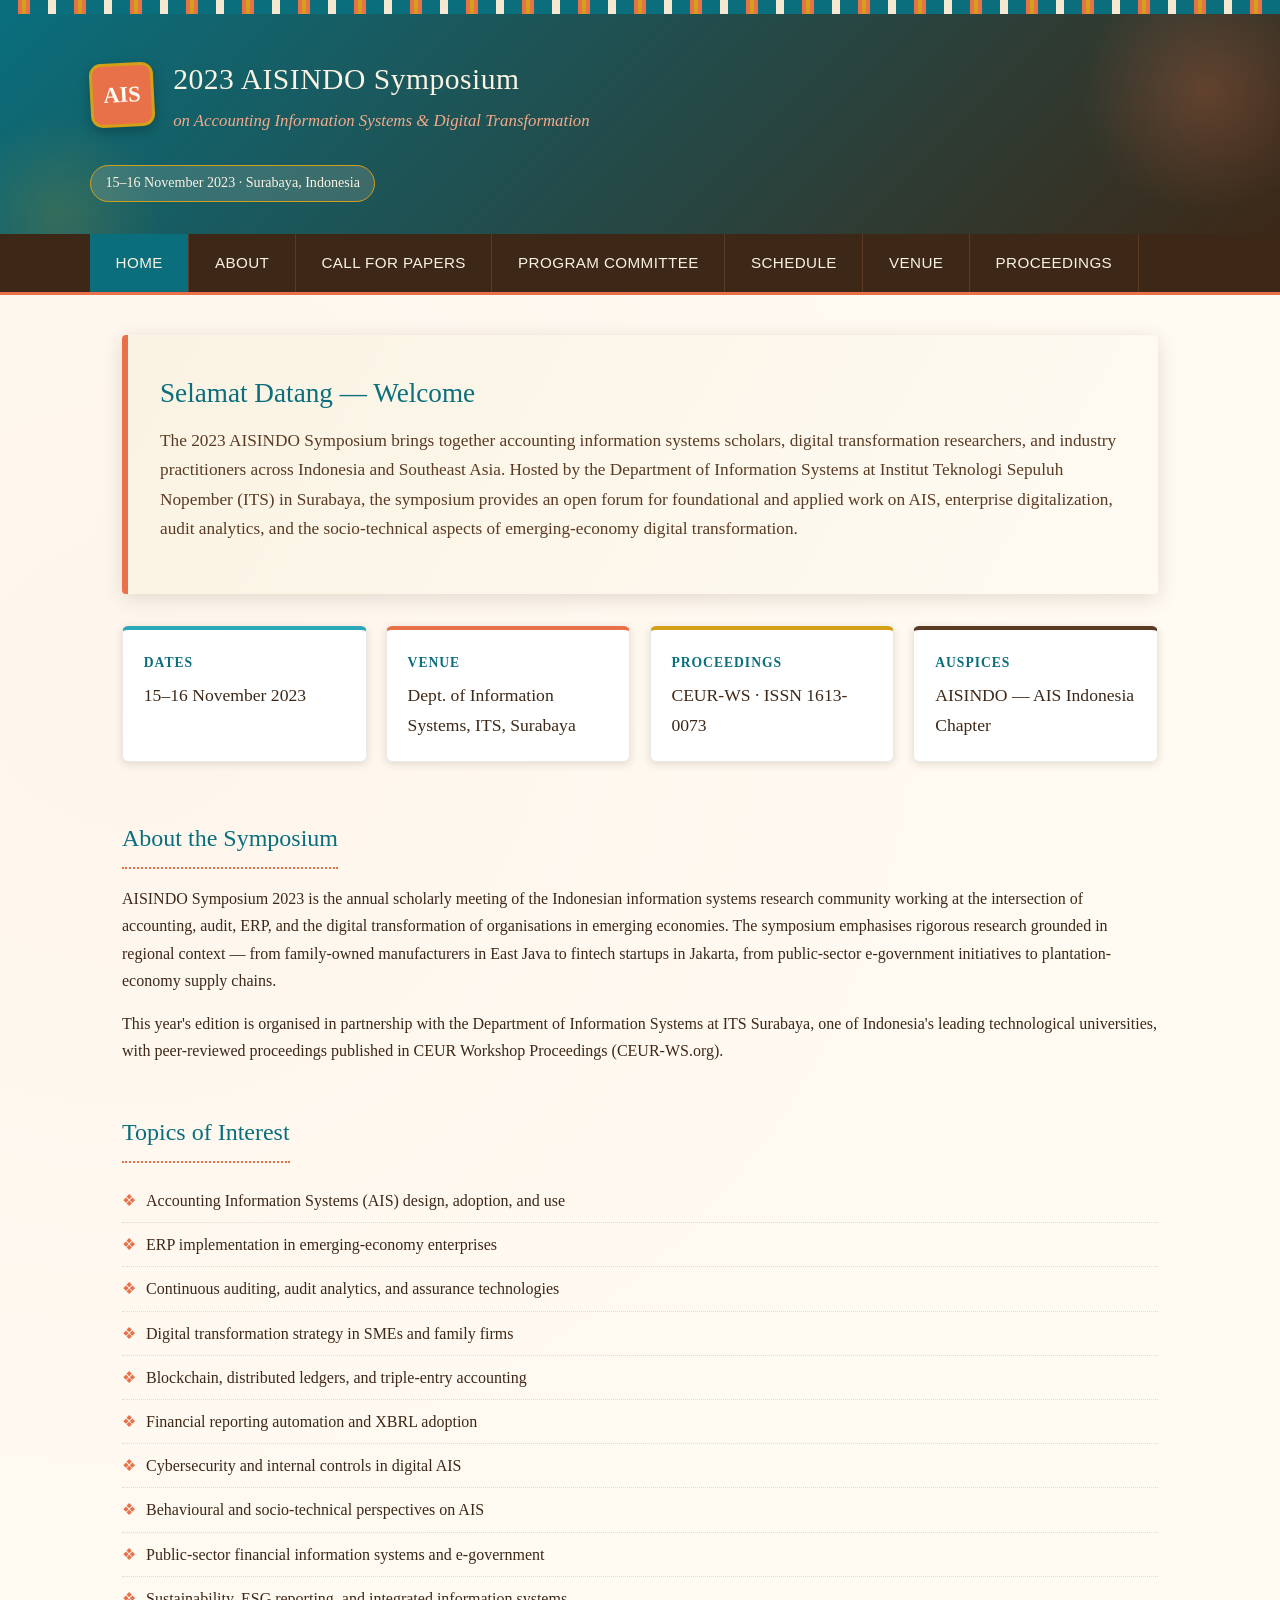
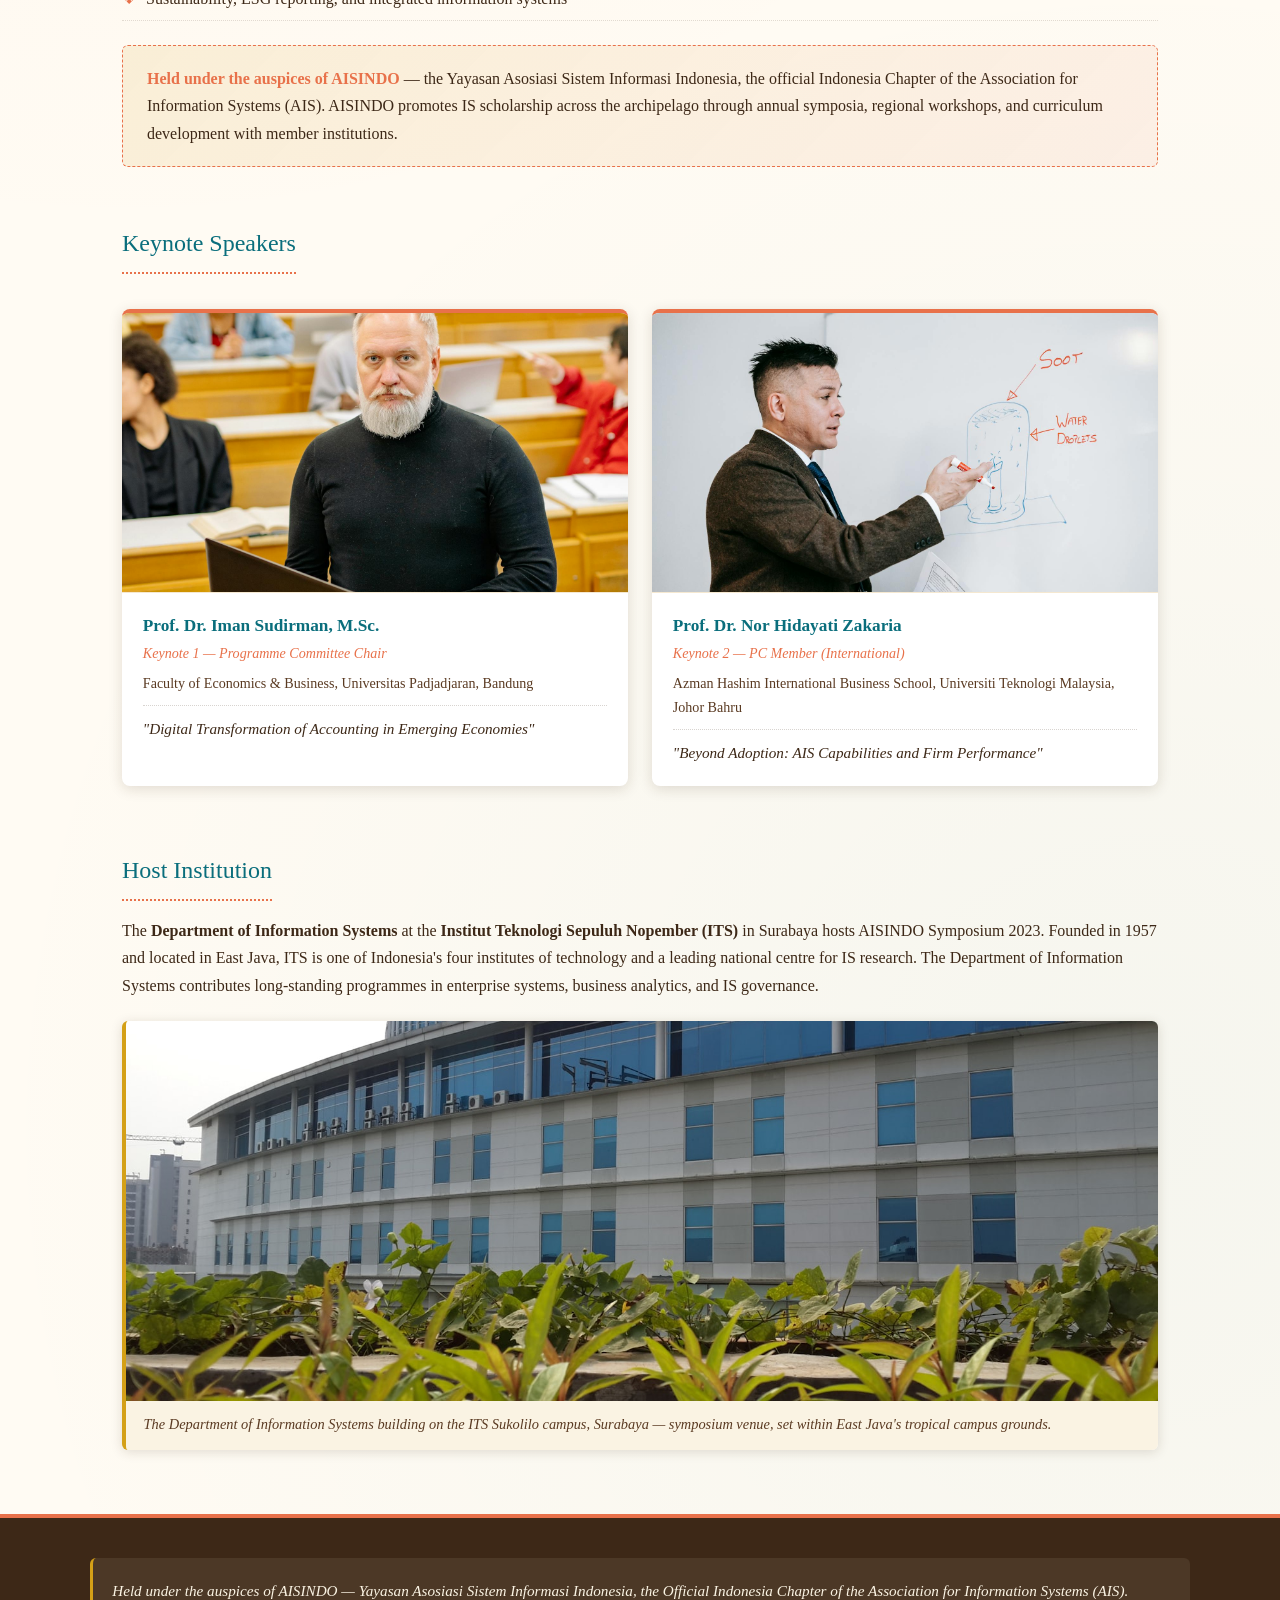
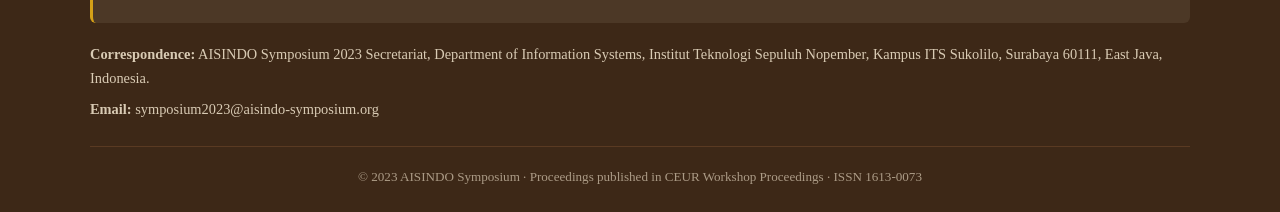
<file: index.html>
<!DOCTYPE html>
<html lang="en">
<head>
<meta charset="UTF-8">
<meta name="viewport" content="width=device-width, initial-scale=1.0">
<title>AISINDO Symposium 2023 — Accounting Information Systems &amp; Digital Transformation</title>
<link rel="stylesheet" href="style.css">
</head>
<body>
<div class="batik-border"></div>
<header>
  <div class="header-inner">
    <div class="brand">
      <div class="brand-mark">AIS</div>
      <div>
        <h1 class="site-title">2023 AISINDO Symposium</h1>
        <div class="site-subtitle">on Accounting Information Systems &amp; Digital Transformation</div>
      </div>
    </div>
    <span class="location-tag">15–16 November 2023 · Surabaya, Indonesia</span>
  </div>
</header>
<nav>
  <ul>
    <li><a href="index.html" class="active">Home</a></li>
    <li><a href="about.html">About</a></li>
    <li><a href="cfp.html">Call for Papers</a></li>
    <li><a href="committee.html">Program Committee</a></li>
    <li><a href="schedule.html">Schedule</a></li>
    <li><a href="venue.html">Venue</a></li>
    <li><a href="proceedings.html">Proceedings</a></li>
  </ul>
</nav>
<main>
  <section class="hero">
    <h2>Selamat Datang — Welcome</h2>
    <p class="lead">The 2023 AISINDO Symposium brings together accounting information systems scholars, digital transformation researchers, and industry practitioners across Indonesia and Southeast Asia. Hosted by the Department of Information Systems at Institut Teknologi Sepuluh Nopember (ITS) in Surabaya, the symposium provides an open forum for foundational and applied work on AIS, enterprise digitalization, audit analytics, and the socio-technical aspects of emerging-economy digital transformation.</p>
  </section>

  <div class="info-grid">
    <div class="info-card">
      <h4>Dates</h4>
      <div class="value">15–16 November 2023</div>
    </div>
    <div class="info-card coral">
      <h4>Venue</h4>
      <div class="value">Dept. of Information Systems, ITS, Surabaya</div>
    </div>
    <div class="info-card gold">
      <h4>Proceedings</h4>
      <div class="value">CEUR-WS · ISSN 1613-0073</div>
    </div>
    <div class="info-card jati">
      <h4>Auspices</h4>
      <div class="value">AISINDO — AIS Indonesia Chapter</div>
    </div>
  </div>

  <h2 class="section-title">About the Symposium</h2>
  <p>AISINDO Symposium 2023 is the annual scholarly meeting of the Indonesian information systems research community working at the intersection of accounting, audit, ERP, and the digital transformation of organisations in emerging economies. The symposium emphasises rigorous research grounded in regional context — from family-owned manufacturers in East Java to fintech startups in Jakarta, from public-sector e-government initiatives to plantation-economy supply chains.</p>
  <p>This year's edition is organised in partnership with the Department of Information Systems at ITS Surabaya, one of Indonesia's leading technological universities, with peer-reviewed proceedings published in CEUR Workshop Proceedings (CEUR-WS.org).</p>

  <h2 class="section-title">Topics of Interest</h2>
  <ul class="styled-list">
    <li>Accounting Information Systems (AIS) design, adoption, and use</li>
    <li>ERP implementation in emerging-economy enterprises</li>
    <li>Continuous auditing, audit analytics, and assurance technologies</li>
    <li>Digital transformation strategy in SMEs and family firms</li>
    <li>Blockchain, distributed ledgers, and triple-entry accounting</li>
    <li>Financial reporting automation and XBRL adoption</li>
    <li>Cybersecurity and internal controls in digital AIS</li>
    <li>Behavioural and socio-technical perspectives on AIS</li>
    <li>Public-sector financial information systems and e-government</li>
    <li>Sustainability, ESG reporting, and integrated information systems</li>
  </ul>

  <div class="callout">
    <strong>Held under the auspices of AISINDO</strong> — the Yayasan Asosiasi Sistem Informasi Indonesia, the official Indonesia Chapter of the Association for Information Systems (AIS). AISINDO promotes IS scholarship across the archipelago through annual symposia, regional workshops, and curriculum development with member institutions.
  </div>

  <h2 class="section-title">Keynote Speakers</h2>
  <div class="speaker-grid">
    <div class="speaker-card">
      <img src="images/speaker1.jpg" alt="Prof. Dr. Iman Sudirman, M.Sc." class="speaker-photo">
      <div class="speaker-info">
        <div class="speaker-name">Prof. Dr. Iman Sudirman, M.Sc.</div>
        <div class="speaker-role">Keynote 1 — Programme Committee Chair</div>
        <div class="speaker-aff">Faculty of Economics &amp; Business, Universitas Padjadjaran, Bandung</div>
        <div class="speaker-talk">"Digital Transformation of Accounting in Emerging Economies"</div>
      </div>
    </div>
    <div class="speaker-card">
      <img src="images/speaker2.jpg" alt="Prof. Dr. Nor Hidayati Zakaria" class="speaker-photo">
      <div class="speaker-info">
        <div class="speaker-name">Prof. Dr. Nor Hidayati Zakaria</div>
        <div class="speaker-role">Keynote 2 — PC Member (International)</div>
        <div class="speaker-aff">Azman Hashim International Business School, Universiti Teknologi Malaysia, Johor Bahru</div>
        <div class="speaker-talk">"Beyond Adoption: AIS Capabilities and Firm Performance"</div>
      </div>
    </div>
  </div>

  <h2 class="section-title">Host Institution</h2>
  <p>The <strong>Department of Information Systems</strong> at the <strong>Institut Teknologi Sepuluh Nopember (ITS)</strong> in Surabaya hosts AISINDO Symposium 2023. Founded in 1957 and located in East Java, ITS is one of Indonesia's four institutes of technology and a leading national centre for IS research. The Department of Information Systems contributes long-standing programmes in enterprise systems, business analytics, and IS governance.</p>

  <figure class="venue-figure">
    <img src="images/venue.jpg" alt="ITS Surabaya campus — Department of Information Systems building amid tropical landscaping">
    <figcaption>The Department of Information Systems building on the ITS Sukolilo campus, Surabaya — symposium venue, set within East Java's tropical campus grounds.</figcaption>
  </figure>
</main>

<footer>
  <div class="footer-inner">
    <div class="aisindo-notice">
      Held under the auspices of AISINDO — Yayasan Asosiasi Sistem Informasi Indonesia, the Official Indonesia Chapter of the Association for Information Systems (AIS).
    </div>
    <p><strong>Correspondence:</strong> AISINDO Symposium 2023 Secretariat, Department of Information Systems, Institut Teknologi Sepuluh Nopember, Kampus ITS Sukolilo, Surabaya 60111, East Java, Indonesia.</p>
    <p><strong>Email:</strong> symposium2023@aisindo-symposium.org</p>
    <div class="copyright">© 2023 AISINDO Symposium · Proceedings published in CEUR Workshop Proceedings · ISSN 1613-0073</div>
  </div>
</footer>
</body>
</html>
</file>
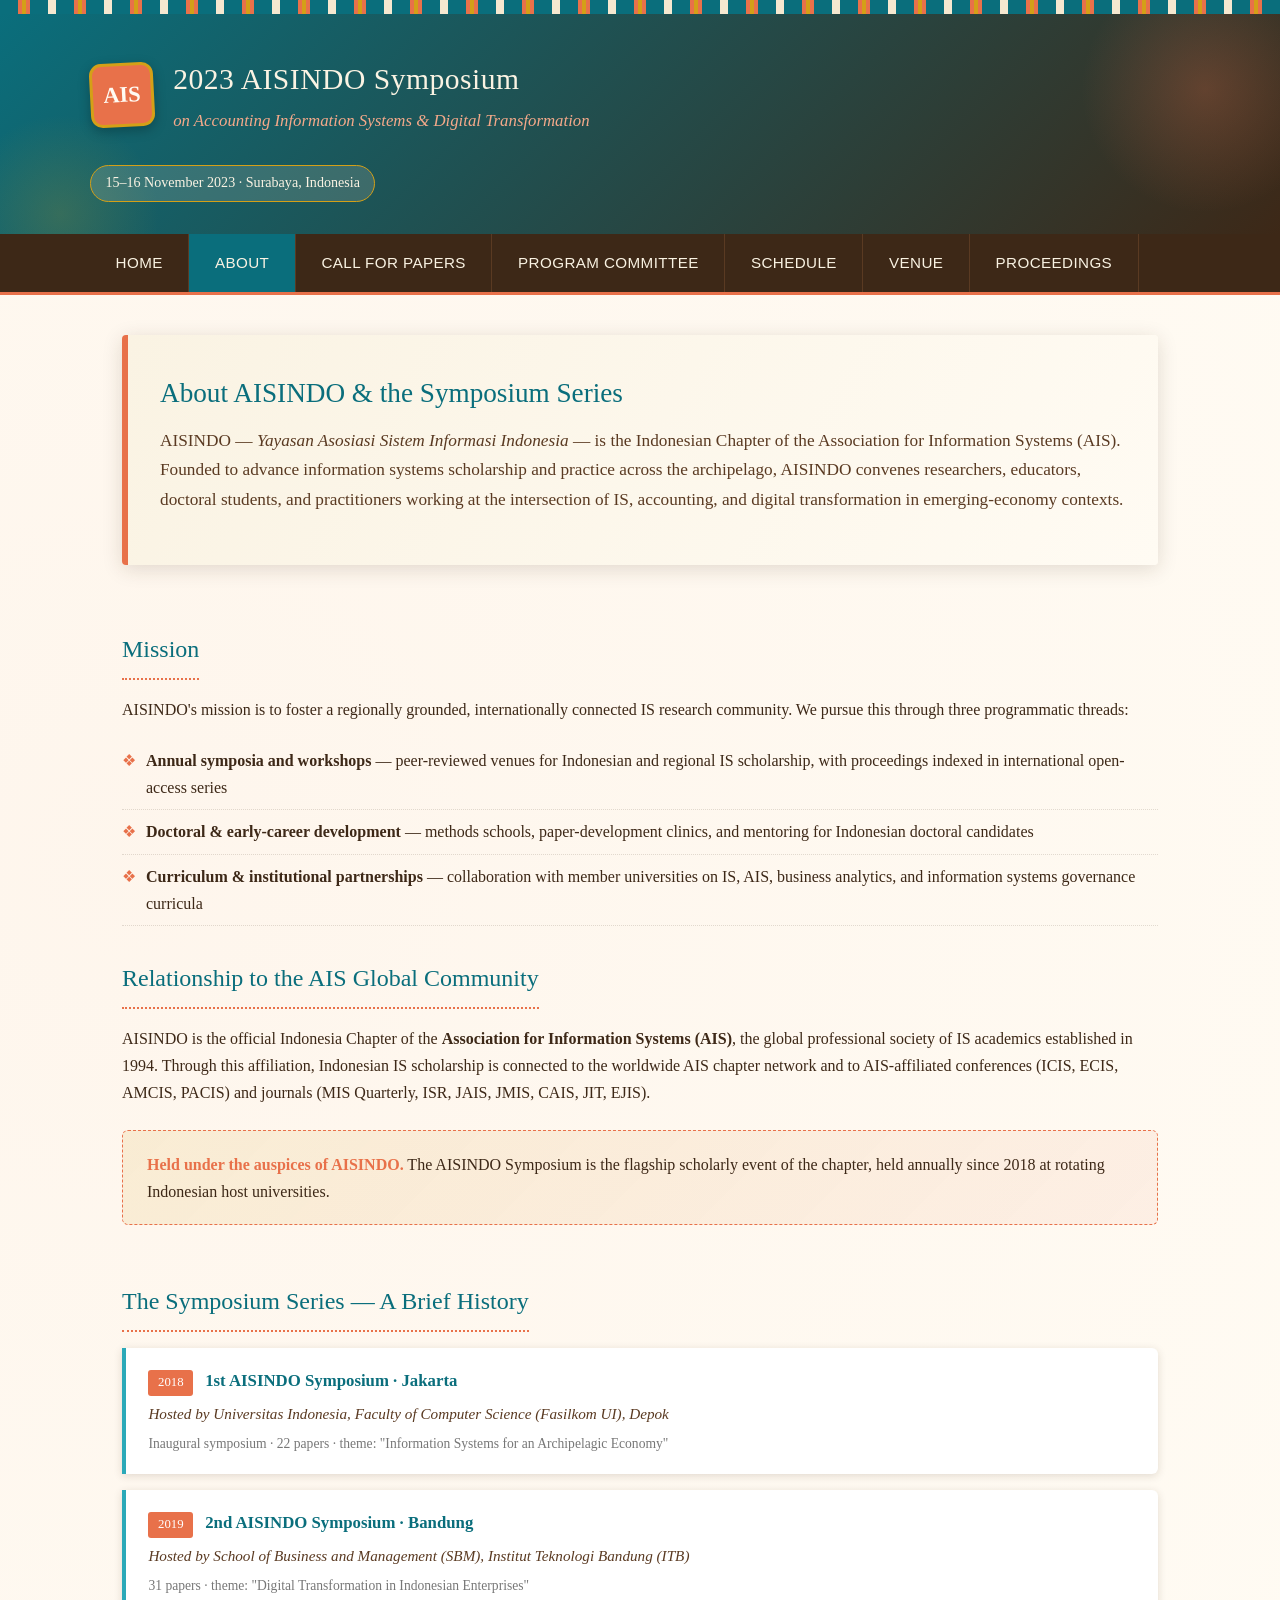
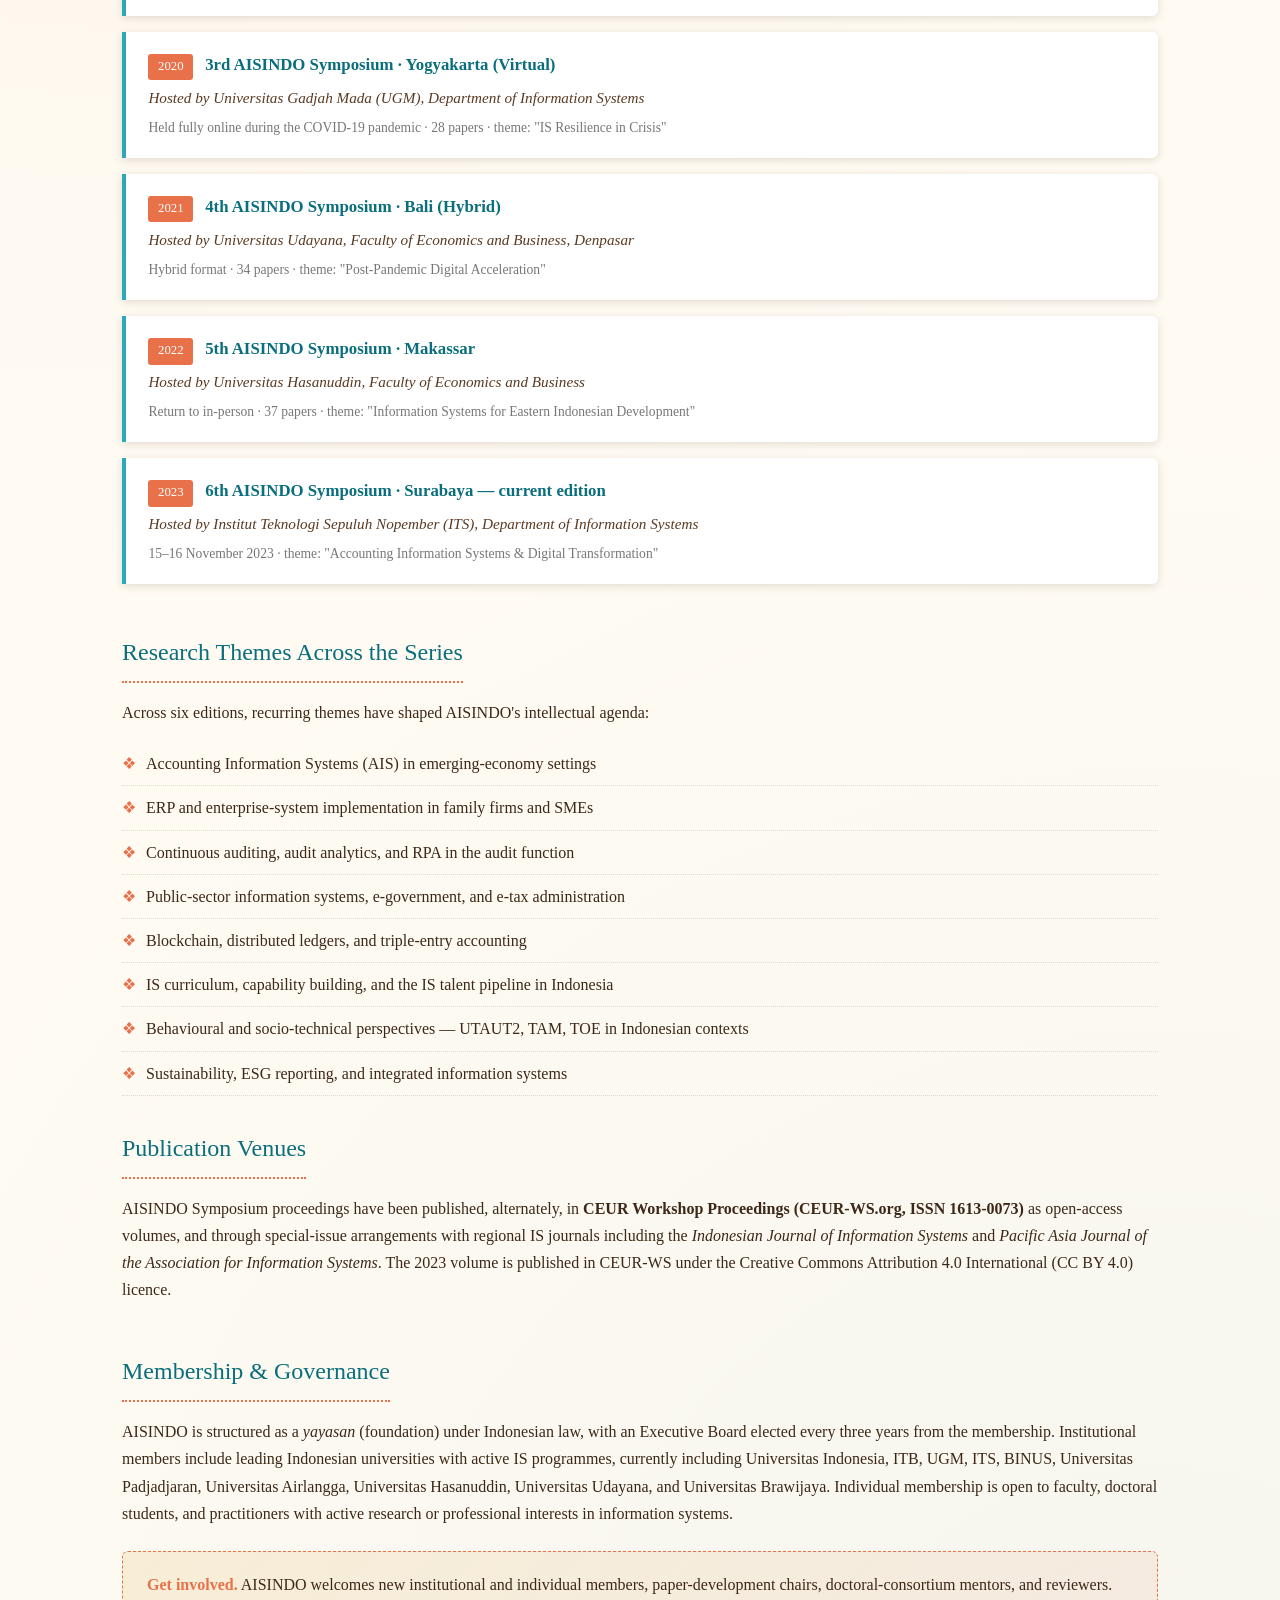
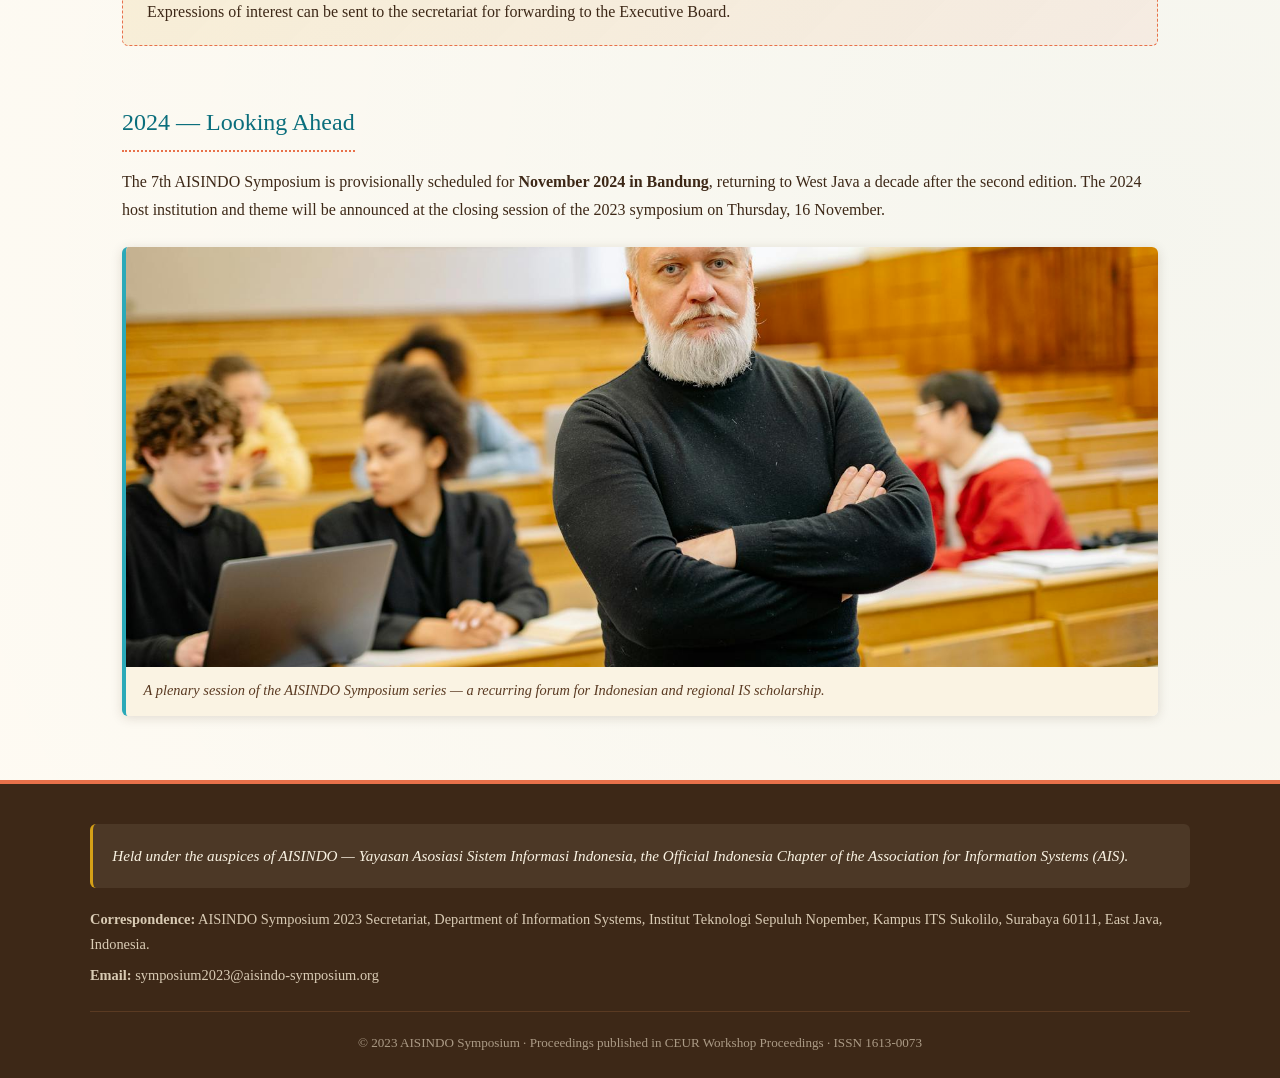
<file: about.html>
<!DOCTYPE html>
<html lang="en">
<head>
<meta charset="UTF-8">
<meta name="viewport" content="width=device-width, initial-scale=1.0">
<title>About AISINDO — AISINDO Symposium 2023</title>
<link rel="stylesheet" href="style.css">
</head>
<body>
<div class="batik-border"></div>
<header>
  <div class="header-inner">
    <div class="brand">
      <div class="brand-mark">AIS</div>
      <div>
        <h1 class="site-title">2023 AISINDO Symposium</h1>
        <div class="site-subtitle">on Accounting Information Systems &amp; Digital Transformation</div>
      </div>
    </div>
    <span class="location-tag">15–16 November 2023 · Surabaya, Indonesia</span>
  </div>
</header>
<nav>
  <ul>
    <li><a href="index.html">Home</a></li>
    <li><a href="about.html" class="active">About</a></li>
    <li><a href="cfp.html">Call for Papers</a></li>
    <li><a href="committee.html">Program Committee</a></li>
    <li><a href="schedule.html">Schedule</a></li>
    <li><a href="venue.html">Venue</a></li>
    <li><a href="proceedings.html">Proceedings</a></li>
  </ul>
</nav>
<main>
  <section class="hero">
    <h2>About AISINDO &amp; the Symposium Series</h2>
    <p class="lead">AISINDO — <em>Yayasan Asosiasi Sistem Informasi Indonesia</em> — is the Indonesian Chapter of the Association for Information Systems (AIS). Founded to advance information systems scholarship and practice across the archipelago, AISINDO convenes researchers, educators, doctoral students, and practitioners working at the intersection of IS, accounting, and digital transformation in emerging-economy contexts.</p>
  </section>

  <h2 class="section-title">Mission</h2>
  <p>AISINDO's mission is to foster a regionally grounded, internationally connected IS research community. We pursue this through three programmatic threads:</p>
  <ul class="styled-list">
    <li><strong>Annual symposia and workshops</strong> — peer-reviewed venues for Indonesian and regional IS scholarship, with proceedings indexed in international open-access series</li>
    <li><strong>Doctoral &amp; early-career development</strong> — methods schools, paper-development clinics, and mentoring for Indonesian doctoral candidates</li>
    <li><strong>Curriculum &amp; institutional partnerships</strong> — collaboration with member universities on IS, AIS, business analytics, and information systems governance curricula</li>
  </ul>

  <h2 class="section-title">Relationship to the AIS Global Community</h2>
  <p>AISINDO is the official Indonesia Chapter of the <strong>Association for Information Systems (AIS)</strong>, the global professional society of IS academics established in 1994. Through this affiliation, Indonesian IS scholarship is connected to the worldwide AIS chapter network and to AIS-affiliated conferences (ICIS, ECIS, AMCIS, PACIS) and journals (MIS Quarterly, ISR, JAIS, JMIS, CAIS, JIT, EJIS).</p>

  <div class="callout">
    <strong>Held under the auspices of AISINDO.</strong> The AISINDO Symposium is the flagship scholarly event of the chapter, held annually since 2018 at rotating Indonesian host universities.
  </div>

  <h2 class="section-title">The Symposium Series — A Brief History</h2>

  <div class="paper-entry">
    <span class="paper-num">2018</span>
    <span class="paper-title">1st AISINDO Symposium · Jakarta</span>
    <div class="paper-authors">Hosted by Universitas Indonesia, Faculty of Computer Science (Fasilkom UI), Depok</div>
    <div class="paper-aff">Inaugural symposium · 22 papers · theme: "Information Systems for an Archipelagic Economy"</div>
  </div>

  <div class="paper-entry">
    <span class="paper-num">2019</span>
    <span class="paper-title">2nd AISINDO Symposium · Bandung</span>
    <div class="paper-authors">Hosted by School of Business and Management (SBM), Institut Teknologi Bandung (ITB)</div>
    <div class="paper-aff">31 papers · theme: "Digital Transformation in Indonesian Enterprises"</div>
  </div>

  <div class="paper-entry">
    <span class="paper-num">2020</span>
    <span class="paper-title">3rd AISINDO Symposium · Yogyakarta (Virtual)</span>
    <div class="paper-authors">Hosted by Universitas Gadjah Mada (UGM), Department of Information Systems</div>
    <div class="paper-aff">Held fully online during the COVID-19 pandemic · 28 papers · theme: "IS Resilience in Crisis"</div>
  </div>

  <div class="paper-entry">
    <span class="paper-num">2021</span>
    <span class="paper-title">4th AISINDO Symposium · Bali (Hybrid)</span>
    <div class="paper-authors">Hosted by Universitas Udayana, Faculty of Economics and Business, Denpasar</div>
    <div class="paper-aff">Hybrid format · 34 papers · theme: "Post-Pandemic Digital Acceleration"</div>
  </div>

  <div class="paper-entry">
    <span class="paper-num">2022</span>
    <span class="paper-title">5th AISINDO Symposium · Makassar</span>
    <div class="paper-authors">Hosted by Universitas Hasanuddin, Faculty of Economics and Business</div>
    <div class="paper-aff">Return to in-person · 37 papers · theme: "Information Systems for Eastern Indonesian Development"</div>
  </div>

  <div class="paper-entry">
    <span class="paper-num">2023</span>
    <span class="paper-title">6th AISINDO Symposium · Surabaya — current edition</span>
    <div class="paper-authors">Hosted by Institut Teknologi Sepuluh Nopember (ITS), Department of Information Systems</div>
    <div class="paper-aff">15–16 November 2023 · theme: "Accounting Information Systems &amp; Digital Transformation"</div>
  </div>

  <h2 class="section-title">Research Themes Across the Series</h2>
  <p>Across six editions, recurring themes have shaped AISINDO's intellectual agenda:</p>
  <ul class="styled-list">
    <li>Accounting Information Systems (AIS) in emerging-economy settings</li>
    <li>ERP and enterprise-system implementation in family firms and SMEs</li>
    <li>Continuous auditing, audit analytics, and RPA in the audit function</li>
    <li>Public-sector information systems, e-government, and e-tax administration</li>
    <li>Blockchain, distributed ledgers, and triple-entry accounting</li>
    <li>IS curriculum, capability building, and the IS talent pipeline in Indonesia</li>
    <li>Behavioural and socio-technical perspectives — UTAUT2, TAM, TOE in Indonesian contexts</li>
    <li>Sustainability, ESG reporting, and integrated information systems</li>
  </ul>

  <h2 class="section-title">Publication Venues</h2>
  <p>AISINDO Symposium proceedings have been published, alternately, in <strong>CEUR Workshop Proceedings (CEUR-WS.org, ISSN 1613-0073)</strong> as open-access volumes, and through special-issue arrangements with regional IS journals including the <em>Indonesian Journal of Information Systems</em> and <em>Pacific Asia Journal of the Association for Information Systems</em>. The 2023 volume is published in CEUR-WS under the Creative Commons Attribution 4.0 International (CC BY 4.0) licence.</p>

  <h2 class="section-title">Membership &amp; Governance</h2>
  <p>AISINDO is structured as a <em>yayasan</em> (foundation) under Indonesian law, with an Executive Board elected every three years from the membership. Institutional members include leading Indonesian universities with active IS programmes, currently including Universitas Indonesia, ITB, UGM, ITS, BINUS, Universitas Padjadjaran, Universitas Airlangga, Universitas Hasanuddin, Universitas Udayana, and Universitas Brawijaya. Individual membership is open to faculty, doctoral students, and practitioners with active research or professional interests in information systems.</p>

  <div class="callout">
    <strong>Get involved.</strong> AISINDO welcomes new institutional and individual members, paper-development chairs, doctoral-consortium mentors, and reviewers. Expressions of interest can be sent to the secretariat for forwarding to the Executive Board.
  </div>

  <h2 class="section-title">2024 — Looking Ahead</h2>
  <p>The 7th AISINDO Symposium is provisionally scheduled for <strong>November 2024 in Bandung</strong>, returning to West Java a decade after the second edition. The 2024 host institution and theme will be announced at the closing session of the 2023 symposium on Thursday, 16 November.</p>

  <figure class="scene-figure">
    <img src="images/conference.jpg" alt="AISINDO Symposium plenary session in progress at the ITS auditorium">
    <figcaption>A plenary session of the AISINDO Symposium series — a recurring forum for Indonesian and regional IS scholarship.</figcaption>
  </figure>
</main>

<footer>
  <div class="footer-inner">
    <div class="aisindo-notice">
      Held under the auspices of AISINDO — Yayasan Asosiasi Sistem Informasi Indonesia, the Official Indonesia Chapter of the Association for Information Systems (AIS).
    </div>
    <p><strong>Correspondence:</strong> AISINDO Symposium 2023 Secretariat, Department of Information Systems, Institut Teknologi Sepuluh Nopember, Kampus ITS Sukolilo, Surabaya 60111, East Java, Indonesia.</p>
    <p><strong>Email:</strong> symposium2023@aisindo-symposium.org</p>
    <div class="copyright">© 2023 AISINDO Symposium · Proceedings published in CEUR Workshop Proceedings · ISSN 1613-0073</div>
  </div>
</footer>
</body>
</html>
</file>
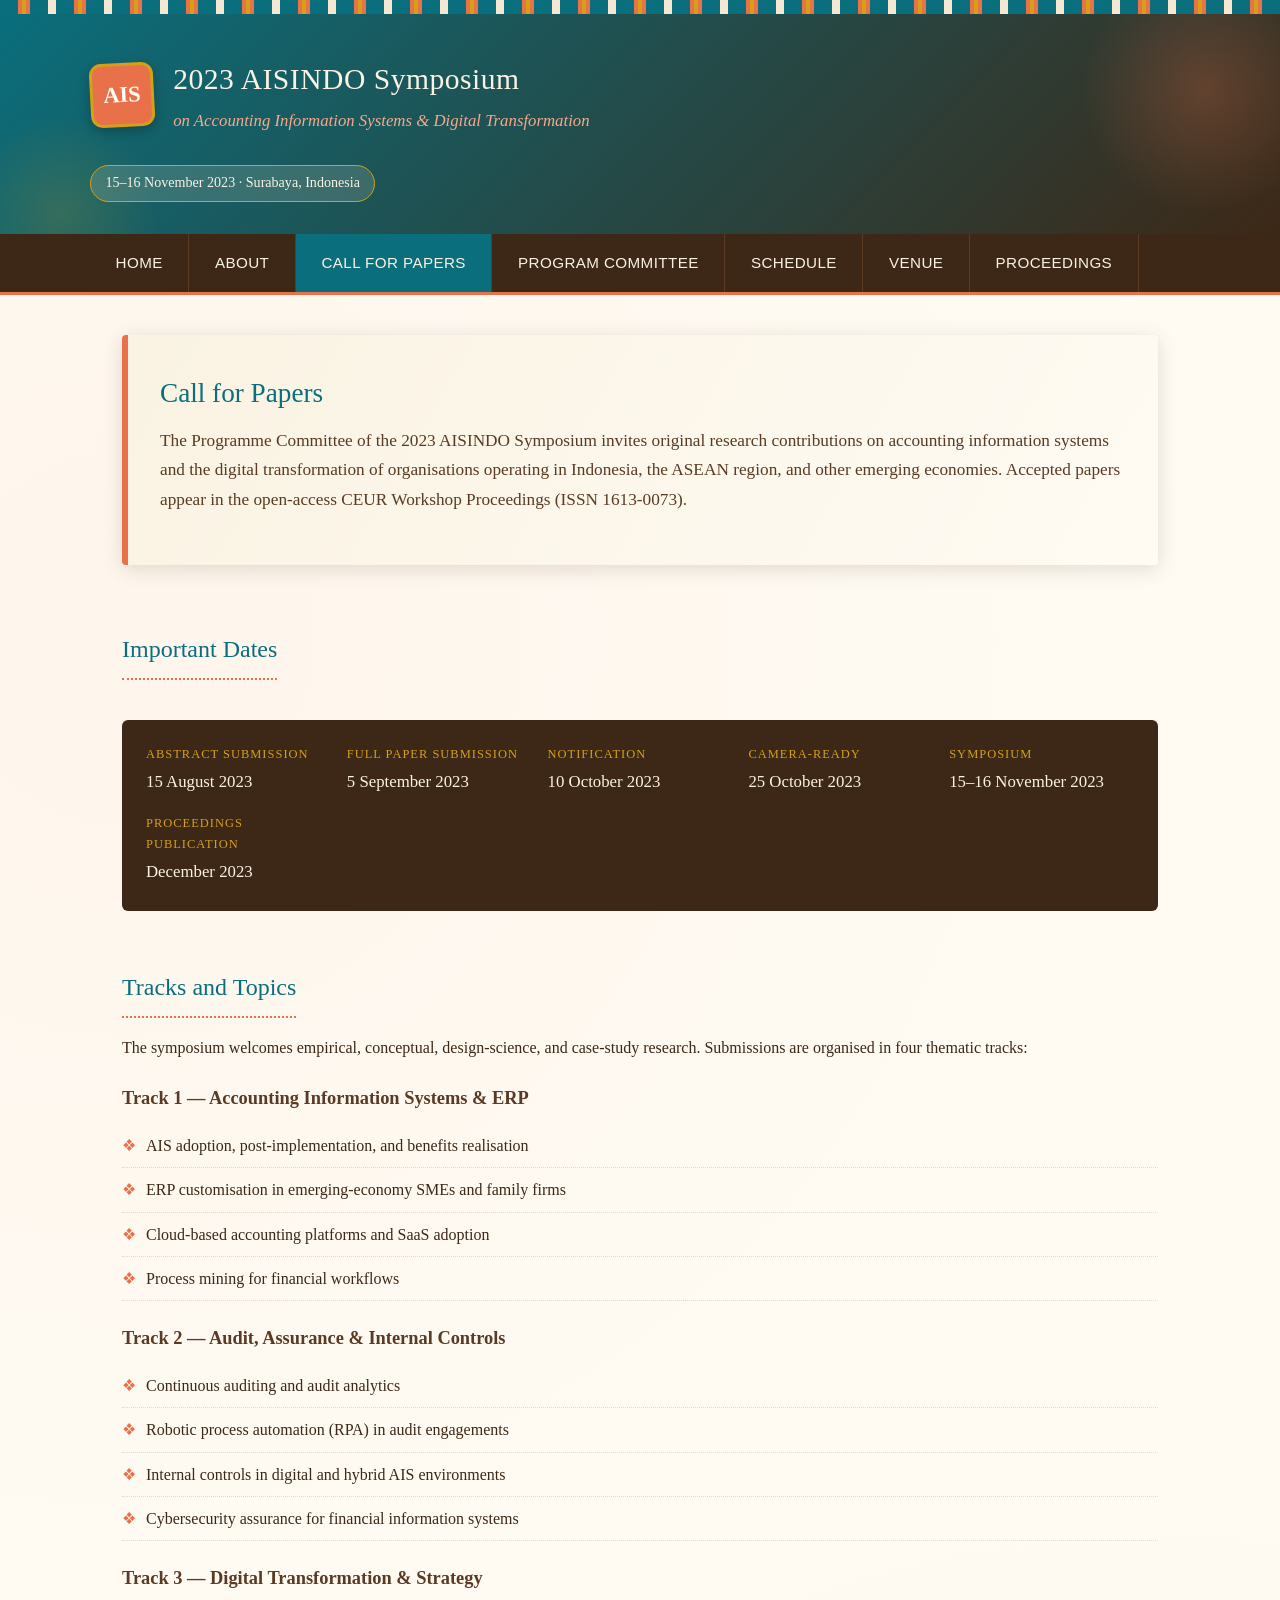
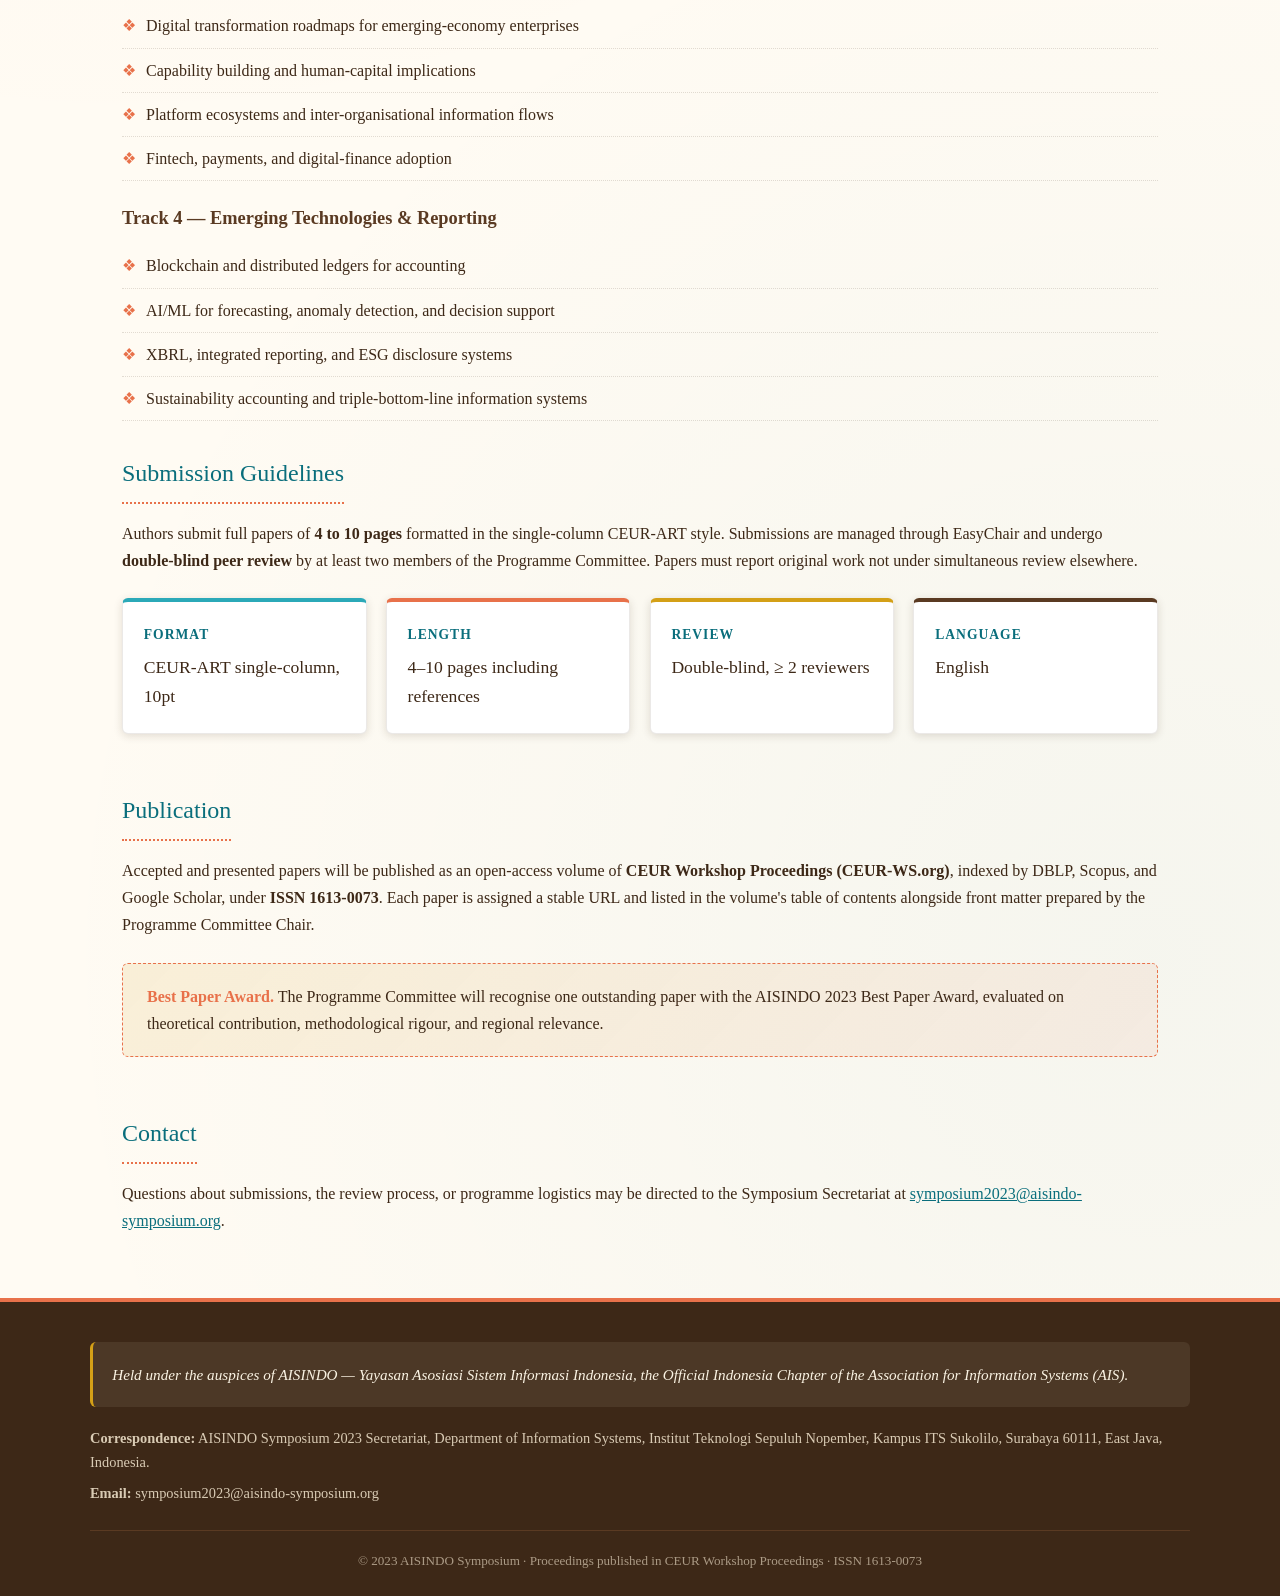
<file: cfp.html>
<!DOCTYPE html>
<html lang="en">
<head>
<meta charset="UTF-8">
<meta name="viewport" content="width=device-width, initial-scale=1.0">
<title>Call for Papers — AISINDO Symposium 2023</title>
<link rel="stylesheet" href="style.css">
</head>
<body>
<div class="batik-border"></div>
<header>
  <div class="header-inner">
    <div class="brand">
      <div class="brand-mark">AIS</div>
      <div>
        <h1 class="site-title">2023 AISINDO Symposium</h1>
        <div class="site-subtitle">on Accounting Information Systems &amp; Digital Transformation</div>
      </div>
    </div>
    <span class="location-tag">15–16 November 2023 · Surabaya, Indonesia</span>
  </div>
</header>
<nav>
  <ul>
    <li><a href="index.html">Home</a></li>
    <li><a href="about.html">About</a></li>
    <li><a href="cfp.html" class="active">Call for Papers</a></li>
    <li><a href="committee.html">Program Committee</a></li>
    <li><a href="schedule.html">Schedule</a></li>
    <li><a href="venue.html">Venue</a></li>
    <li><a href="proceedings.html">Proceedings</a></li>
  </ul>
</nav>
<main>
  <section class="hero">
    <h2>Call for Papers</h2>
    <p class="lead">The Programme Committee of the 2023 AISINDO Symposium invites original research contributions on accounting information systems and the digital transformation of organisations operating in Indonesia, the ASEAN region, and other emerging economies. Accepted papers appear in the open-access CEUR Workshop Proceedings (ISSN 1613-0073).</p>
  </section>

  <h2 class="section-title">Important Dates</h2>
  <div class="deadline-box">
    <div class="item"><div class="label">Abstract Submission</div><div class="date">15 August 2023</div></div>
    <div class="item"><div class="label">Full Paper Submission</div><div class="date">5 September 2023</div></div>
    <div class="item"><div class="label">Notification</div><div class="date">10 October 2023</div></div>
    <div class="item"><div class="label">Camera-Ready</div><div class="date">25 October 2023</div></div>
    <div class="item"><div class="label">Symposium</div><div class="date">15–16 November 2023</div></div>
    <div class="item"><div class="label">Proceedings Publication</div><div class="date">December 2023</div></div>
  </div>

  <h2 class="section-title">Tracks and Topics</h2>
  <p>The symposium welcomes empirical, conceptual, design-science, and case-study research. Submissions are organised in four thematic tracks:</p>

  <h3>Track 1 — Accounting Information Systems &amp; ERP</h3>
  <ul class="styled-list">
    <li>AIS adoption, post-implementation, and benefits realisation</li>
    <li>ERP customisation in emerging-economy SMEs and family firms</li>
    <li>Cloud-based accounting platforms and SaaS adoption</li>
    <li>Process mining for financial workflows</li>
  </ul>

  <h3>Track 2 — Audit, Assurance &amp; Internal Controls</h3>
  <ul class="styled-list">
    <li>Continuous auditing and audit analytics</li>
    <li>Robotic process automation (RPA) in audit engagements</li>
    <li>Internal controls in digital and hybrid AIS environments</li>
    <li>Cybersecurity assurance for financial information systems</li>
  </ul>

  <h3>Track 3 — Digital Transformation &amp; Strategy</h3>
  <ul class="styled-list">
    <li>Digital transformation roadmaps for emerging-economy enterprises</li>
    <li>Capability building and human-capital implications</li>
    <li>Platform ecosystems and inter-organisational information flows</li>
    <li>Fintech, payments, and digital-finance adoption</li>
  </ul>

  <h3>Track 4 — Emerging Technologies &amp; Reporting</h3>
  <ul class="styled-list">
    <li>Blockchain and distributed ledgers for accounting</li>
    <li>AI/ML for forecasting, anomaly detection, and decision support</li>
    <li>XBRL, integrated reporting, and ESG disclosure systems</li>
    <li>Sustainability accounting and triple-bottom-line information systems</li>
  </ul>

  <h2 class="section-title">Submission Guidelines</h2>
  <p>Authors submit full papers of <strong>4 to 10 pages</strong> formatted in the single-column CEUR-ART style. Submissions are managed through EasyChair and undergo <strong>double-blind peer review</strong> by at least two members of the Programme Committee. Papers must report original work not under simultaneous review elsewhere.</p>

  <div class="info-grid">
    <div class="info-card">
      <h4>Format</h4>
      <div class="value">CEUR-ART single-column, 10pt</div>
    </div>
    <div class="info-card coral">
      <h4>Length</h4>
      <div class="value">4–10 pages including references</div>
    </div>
    <div class="info-card gold">
      <h4>Review</h4>
      <div class="value">Double-blind, ≥ 2 reviewers</div>
    </div>
    <div class="info-card jati">
      <h4>Language</h4>
      <div class="value">English</div>
    </div>
  </div>

  <h2 class="section-title">Publication</h2>
  <p>Accepted and presented papers will be published as an open-access volume of <strong>CEUR Workshop Proceedings (CEUR-WS.org)</strong>, indexed by DBLP, Scopus, and Google Scholar, under <strong>ISSN 1613-0073</strong>. Each paper is assigned a stable URL and listed in the volume's table of contents alongside front matter prepared by the Programme Committee Chair.</p>

  <div class="callout">
    <strong>Best Paper Award.</strong> The Programme Committee will recognise one outstanding paper with the AISINDO 2023 Best Paper Award, evaluated on theoretical contribution, methodological rigour, and regional relevance.
  </div>

  <h2 class="section-title">Contact</h2>
  <p>Questions about submissions, the review process, or programme logistics may be directed to the Symposium Secretariat at <a href="mailto:symposium2023@aisindo-symposium.org">symposium2023@aisindo-symposium.org</a>.</p>
</main>

<footer>
  <div class="footer-inner">
    <div class="aisindo-notice">
      Held under the auspices of AISINDO — Yayasan Asosiasi Sistem Informasi Indonesia, the Official Indonesia Chapter of the Association for Information Systems (AIS).
    </div>
    <p><strong>Correspondence:</strong> AISINDO Symposium 2023 Secretariat, Department of Information Systems, Institut Teknologi Sepuluh Nopember, Kampus ITS Sukolilo, Surabaya 60111, East Java, Indonesia.</p>
    <p><strong>Email:</strong> symposium2023@aisindo-symposium.org</p>
    <div class="copyright">© 2023 AISINDO Symposium · Proceedings published in CEUR Workshop Proceedings · ISSN 1613-0073</div>
  </div>
</footer>
</body>
</html>
</file>
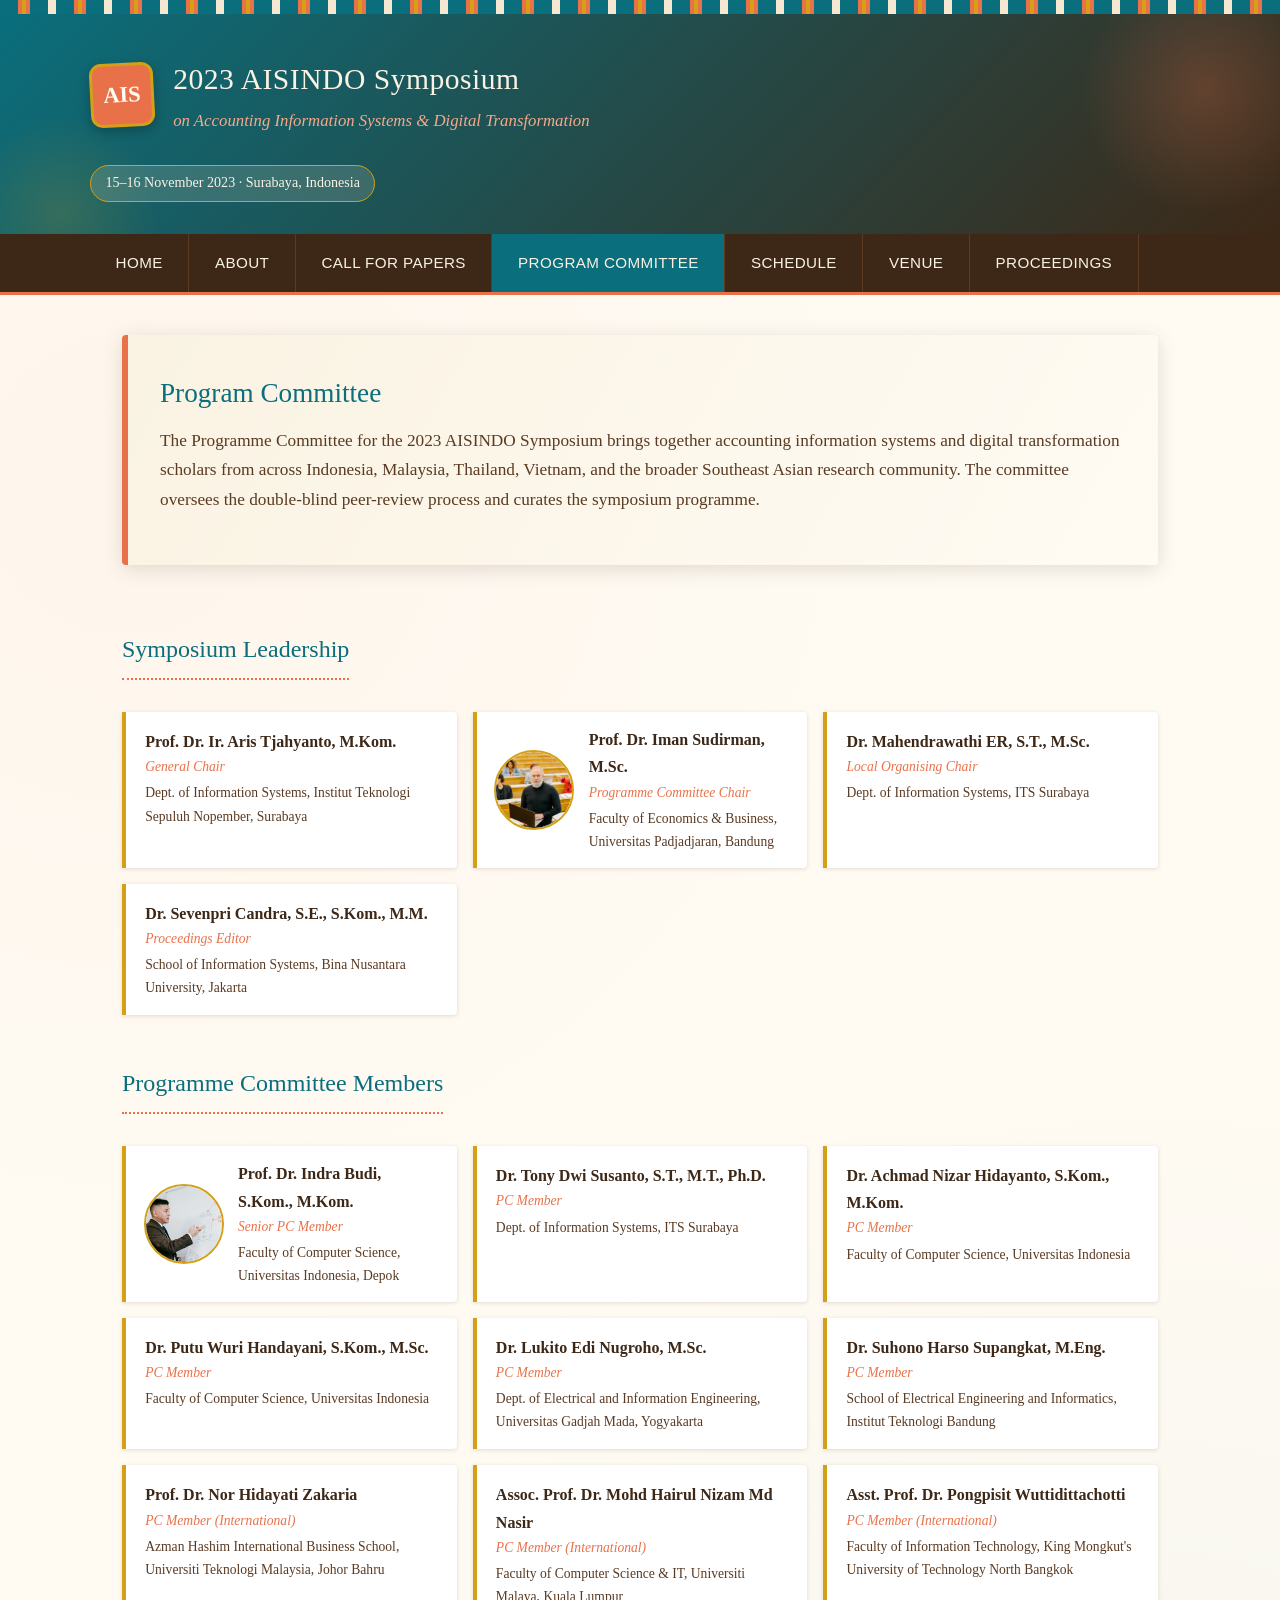
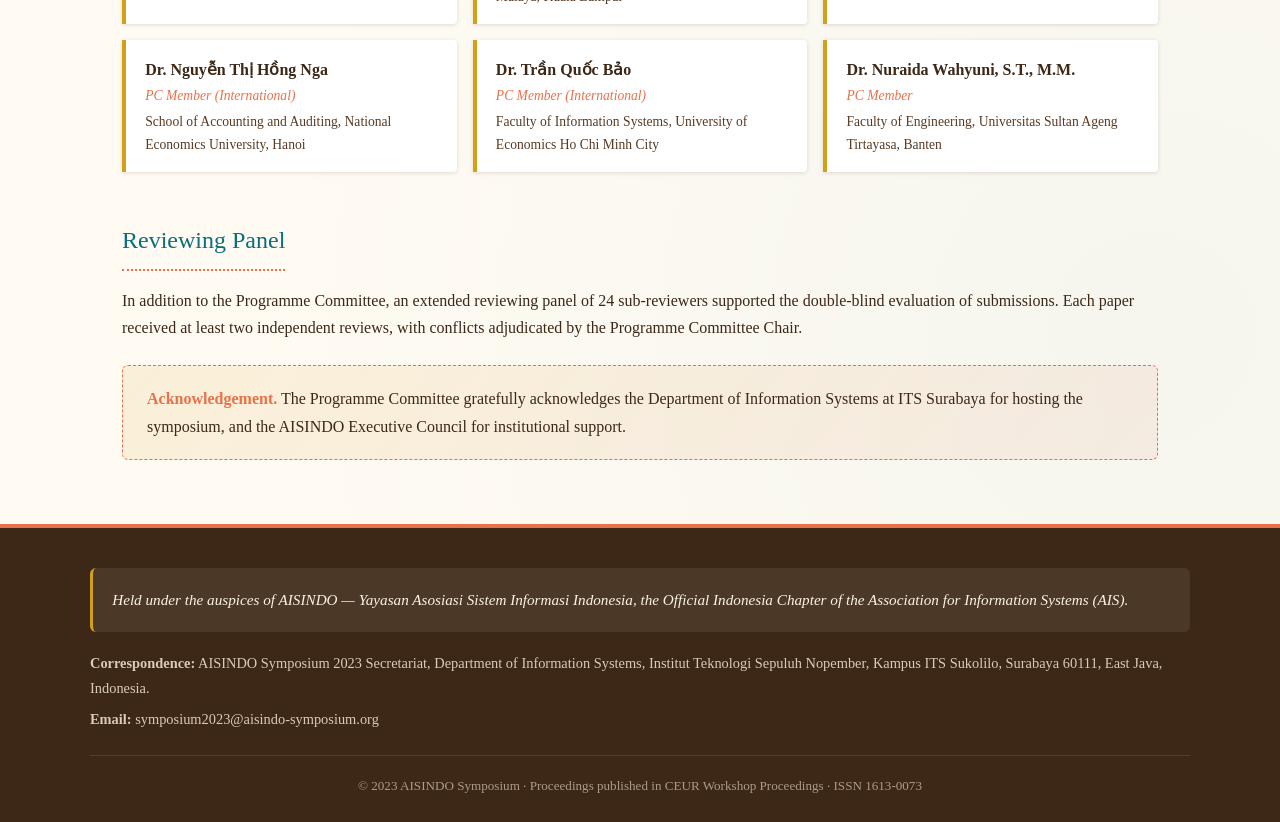
<file: committee.html>
<!DOCTYPE html>
<html lang="en">
<head>
<meta charset="UTF-8">
<meta name="viewport" content="width=device-width, initial-scale=1.0">
<title>Program Committee — AISINDO Symposium 2023</title>
<link rel="stylesheet" href="style.css">
</head>
<body>
<div class="batik-border"></div>
<header>
  <div class="header-inner">
    <div class="brand">
      <div class="brand-mark">AIS</div>
      <div>
        <h1 class="site-title">2023 AISINDO Symposium</h1>
        <div class="site-subtitle">on Accounting Information Systems &amp; Digital Transformation</div>
      </div>
    </div>
    <span class="location-tag">15–16 November 2023 · Surabaya, Indonesia</span>
  </div>
</header>
<nav>
  <ul>
    <li><a href="index.html">Home</a></li>
    <li><a href="about.html">About</a></li>
    <li><a href="cfp.html">Call for Papers</a></li>
    <li><a href="committee.html" class="active">Program Committee</a></li>
    <li><a href="schedule.html">Schedule</a></li>
    <li><a href="venue.html">Venue</a></li>
    <li><a href="proceedings.html">Proceedings</a></li>
  </ul>
</nav>
<main>
  <section class="hero">
    <h2>Program Committee</h2>
    <p class="lead">The Programme Committee for the 2023 AISINDO Symposium brings together accounting information systems and digital transformation scholars from across Indonesia, Malaysia, Thailand, Vietnam, and the broader Southeast Asian research community. The committee oversees the double-blind peer-review process and curates the symposium programme.</p>
  </section>

  <h2 class="section-title">Symposium Leadership</h2>
  <div class="committee-grid">
    <div class="committee-card">
      <div class="name">Prof. Dr. Ir. Aris Tjahyanto, M.Kom.</div>
      <div class="role">General Chair</div>
      <div class="aff">Dept. of Information Systems, Institut Teknologi Sepuluh Nopember, Surabaya</div>
    </div>
    <div class="committee-card has-photo">
      <img src="images/speaker1.jpg" alt="Prof. Dr. Iman Sudirman, M.Sc." class="committee-photo">
      <div class="committee-info">
        <div class="name">Prof. Dr. Iman Sudirman, M.Sc.</div>
        <div class="role">Programme Committee Chair</div>
        <div class="aff">Faculty of Economics &amp; Business, Universitas Padjadjaran, Bandung</div>
      </div>
    </div>
    <div class="committee-card">
      <div class="name">Dr. Mahendrawathi ER, S.T., M.Sc.</div>
      <div class="role">Local Organising Chair</div>
      <div class="aff">Dept. of Information Systems, ITS Surabaya</div>
    </div>
    <div class="committee-card">
      <div class="name">Dr. Sevenpri Candra, S.E., S.Kom., M.M.</div>
      <div class="role">Proceedings Editor</div>
      <div class="aff">School of Information Systems, Bina Nusantara University, Jakarta</div>
    </div>
  </div>

  <h2 class="section-title">Programme Committee Members</h2>
  <div class="committee-grid">
    <div class="committee-card has-photo">
      <img src="images/speaker2.jpg" alt="Prof. Dr. Indra Budi, S.Kom., M.Kom." class="committee-photo">
      <div class="committee-info">
        <div class="name">Prof. Dr. Indra Budi, S.Kom., M.Kom.</div>
        <div class="role">Senior PC Member</div>
        <div class="aff">Faculty of Computer Science, Universitas Indonesia, Depok</div>
      </div>
    </div>
    <div class="committee-card">
      <div class="name">Dr. Tony Dwi Susanto, S.T., M.T., Ph.D.</div>
      <div class="role">PC Member</div>
      <div class="aff">Dept. of Information Systems, ITS Surabaya</div>
    </div>
    <div class="committee-card">
      <div class="name">Dr. Achmad Nizar Hidayanto, S.Kom., M.Kom.</div>
      <div class="role">PC Member</div>
      <div class="aff">Faculty of Computer Science, Universitas Indonesia</div>
    </div>
    <div class="committee-card">
      <div class="name">Dr. Putu Wuri Handayani, S.Kom., M.Sc.</div>
      <div class="role">PC Member</div>
      <div class="aff">Faculty of Computer Science, Universitas Indonesia</div>
    </div>
    <div class="committee-card">
      <div class="name">Dr. Lukito Edi Nugroho, M.Sc.</div>
      <div class="role">PC Member</div>
      <div class="aff">Dept. of Electrical and Information Engineering, Universitas Gadjah Mada, Yogyakarta</div>
    </div>
    <div class="committee-card">
      <div class="name">Dr. Suhono Harso Supangkat, M.Eng.</div>
      <div class="role">PC Member</div>
      <div class="aff">School of Electrical Engineering and Informatics, Institut Teknologi Bandung</div>
    </div>
    <div class="committee-card">
      <div class="name">Prof. Dr. Nor Hidayati Zakaria</div>
      <div class="role">PC Member (International)</div>
      <div class="aff">Azman Hashim International Business School, Universiti Teknologi Malaysia, Johor Bahru</div>
    </div>
    <div class="committee-card">
      <div class="name">Assoc. Prof. Dr. Mohd Hairul Nizam Md Nasir</div>
      <div class="role">PC Member (International)</div>
      <div class="aff">Faculty of Computer Science &amp; IT, Universiti Malaya, Kuala Lumpur</div>
    </div>
    <div class="committee-card">
      <div class="name">Asst. Prof. Dr. Pongpisit Wuttidittachotti</div>
      <div class="role">PC Member (International)</div>
      <div class="aff">Faculty of Information Technology, King Mongkut's University of Technology North Bangkok</div>
    </div>
    <div class="committee-card">
      <div class="name">Dr. Nguyễn Thị Hồng Nga</div>
      <div class="role">PC Member (International)</div>
      <div class="aff">School of Accounting and Auditing, National Economics University, Hanoi</div>
    </div>
    <div class="committee-card">
      <div class="name">Dr. Trần Quốc Bảo</div>
      <div class="role">PC Member (International)</div>
      <div class="aff">Faculty of Information Systems, University of Economics Ho Chi Minh City</div>
    </div>
    <div class="committee-card">
      <div class="name">Dr. Nuraida Wahyuni, S.T., M.M.</div>
      <div class="role">PC Member</div>
      <div class="aff">Faculty of Engineering, Universitas Sultan Ageng Tirtayasa, Banten</div>
    </div>
  </div>

  <h2 class="section-title">Reviewing Panel</h2>
  <p>In addition to the Programme Committee, an extended reviewing panel of 24 sub-reviewers supported the double-blind evaluation of submissions. Each paper received at least two independent reviews, with conflicts adjudicated by the Programme Committee Chair.</p>

  <div class="callout">
    <strong>Acknowledgement.</strong> The Programme Committee gratefully acknowledges the Department of Information Systems at ITS Surabaya for hosting the symposium, and the AISINDO Executive Council for institutional support.
  </div>
</main>

<footer>
  <div class="footer-inner">
    <div class="aisindo-notice">
      Held under the auspices of AISINDO — Yayasan Asosiasi Sistem Informasi Indonesia, the Official Indonesia Chapter of the Association for Information Systems (AIS).
    </div>
    <p><strong>Correspondence:</strong> AISINDO Symposium 2023 Secretariat, Department of Information Systems, Institut Teknologi Sepuluh Nopember, Kampus ITS Sukolilo, Surabaya 60111, East Java, Indonesia.</p>
    <p><strong>Email:</strong> symposium2023@aisindo-symposium.org</p>
    <div class="copyright">© 2023 AISINDO Symposium · Proceedings published in CEUR Workshop Proceedings · ISSN 1613-0073</div>
  </div>
</footer>
</body>
</html>
</file>
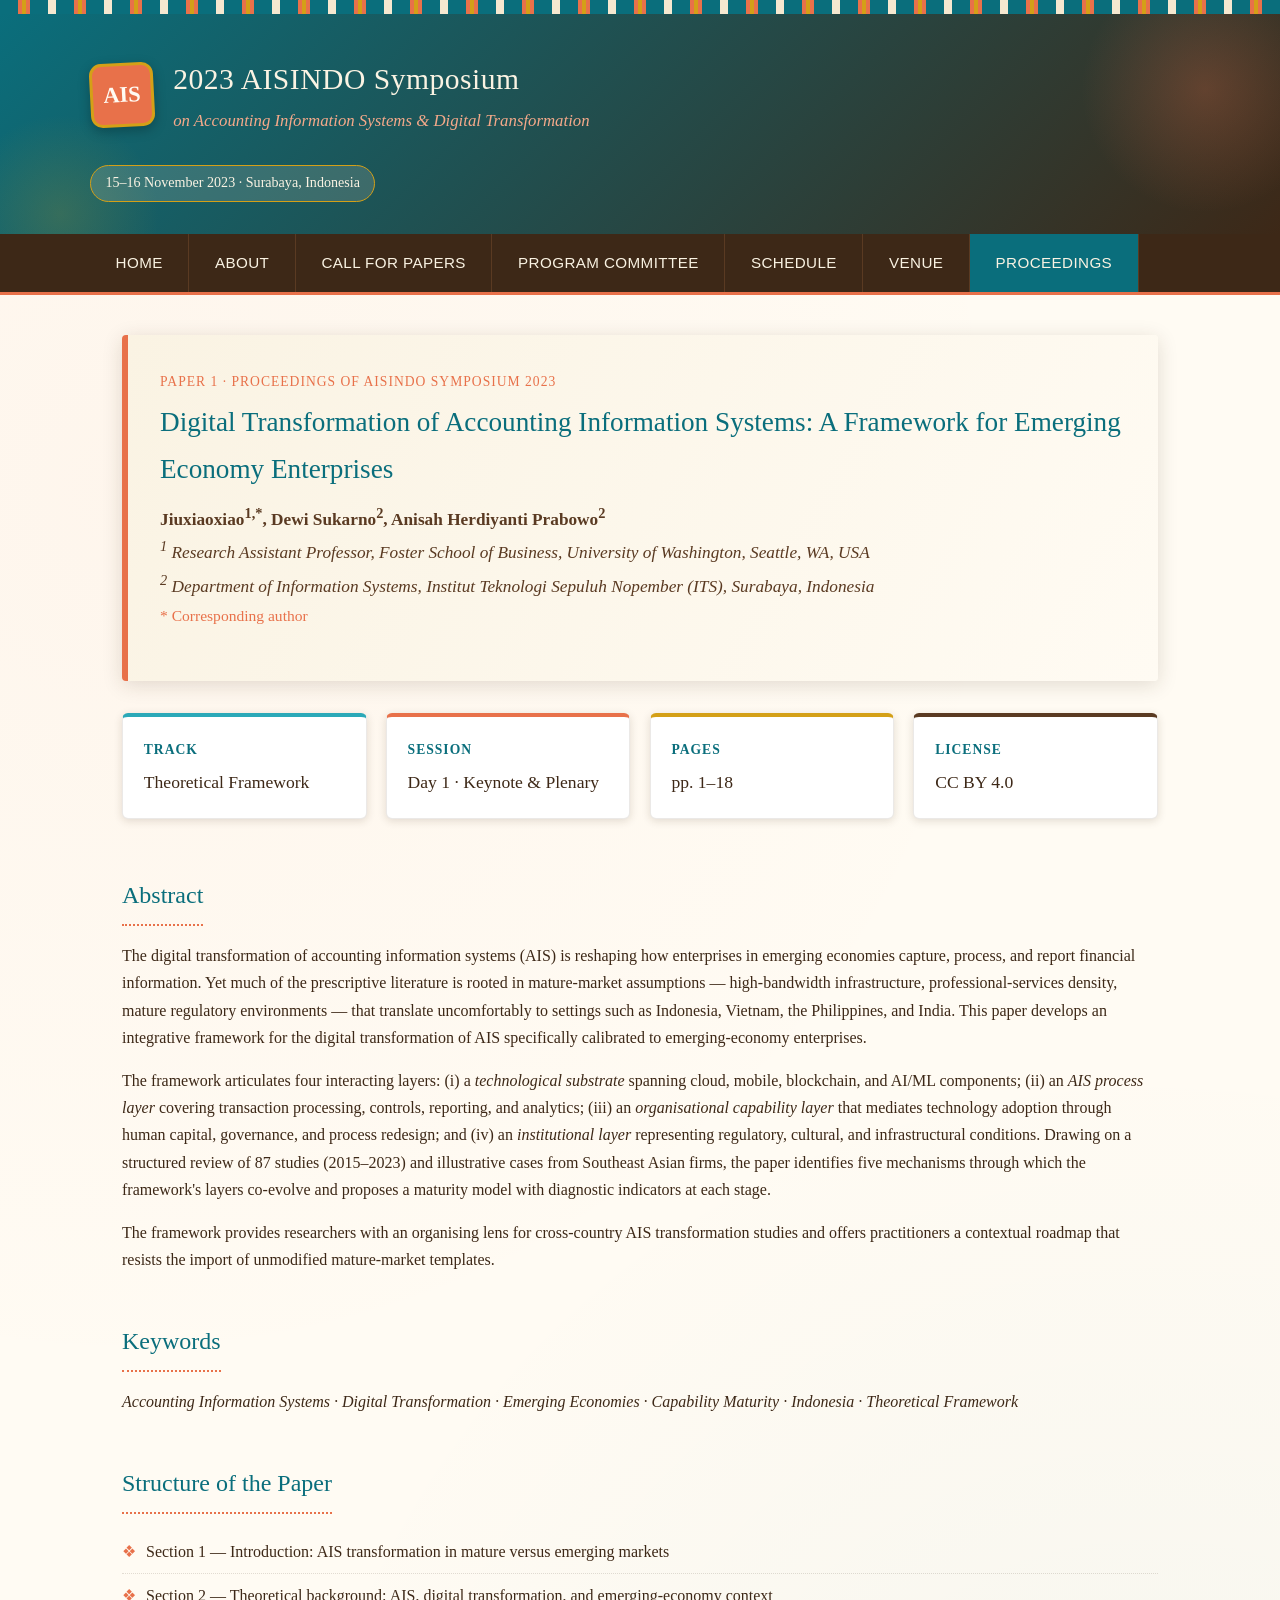
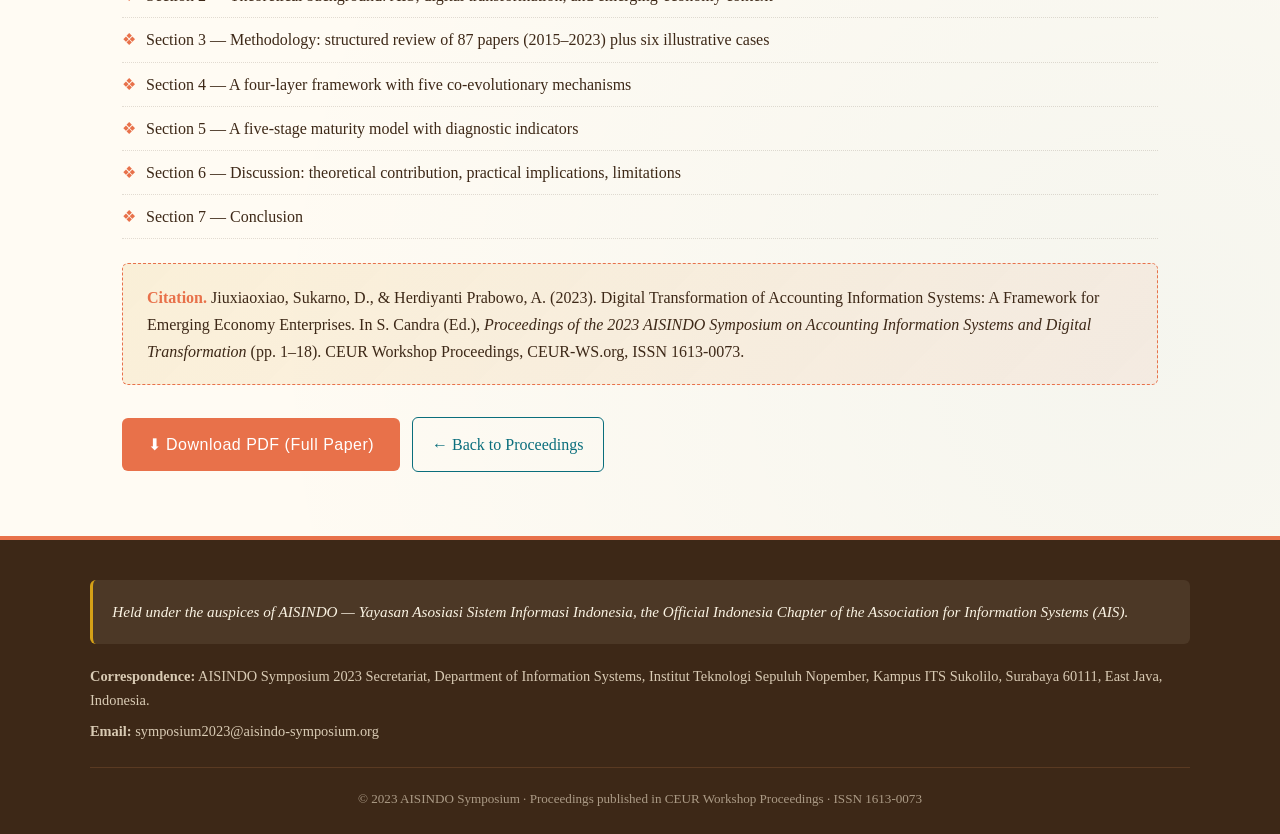
<file: paper_01.html>
<!DOCTYPE html>
<html lang="en">
<head>
<meta charset="UTF-8">
<meta name="viewport" content="width=device-width, initial-scale=1.0">
<title>Paper 1: Digital Transformation of AIS — AISINDO Symposium 2023</title>
<link rel="stylesheet" href="style.css">
</head>
<body>
<div class="batik-border"></div>
<header>
  <div class="header-inner">
    <div class="brand">
      <div class="brand-mark">AIS</div>
      <div>
        <h1 class="site-title">2023 AISINDO Symposium</h1>
        <div class="site-subtitle">on Accounting Information Systems &amp; Digital Transformation</div>
      </div>
    </div>
    <span class="location-tag">15–16 November 2023 · Surabaya, Indonesia</span>
  </div>
</header>
<nav>
  <ul>
    <li><a href="index.html">Home</a></li>
    <li><a href="about.html">About</a></li>
    <li><a href="cfp.html">Call for Papers</a></li>
    <li><a href="committee.html">Program Committee</a></li>
    <li><a href="schedule.html">Schedule</a></li>
    <li><a href="venue.html">Venue</a></li>
    <li><a href="proceedings.html" class="active">Proceedings</a></li>
  </ul>
</nav>
<main>
  <section class="hero">
    <div style="font-size:0.85rem; color:var(--coral); letter-spacing:1px; text-transform:uppercase; margin-bottom:0.4rem;">Paper 1 · Proceedings of AISINDO Symposium 2023</div>
    <h2>Digital Transformation of Accounting Information Systems: A Framework for Emerging Economy Enterprises</h2>
    <p class="lead"><strong>Jiuxiaoxiao<sup>1,*</sup>, Dewi Sukarno<sup>2</sup>, Anisah Herdiyanti Prabowo<sup>2</sup></strong><br>
    <em><sup>1</sup> Research Assistant Professor, Foster School of Business, University of Washington, Seattle, WA, USA</em><br>
    <em><sup>2</sup> Department of Information Systems, Institut Teknologi Sepuluh Nopember (ITS), Surabaya, Indonesia</em><br>
    <span style="font-size:0.9em; color:var(--coral);">* Corresponding author</span></p>
  </section>

  <div class="info-grid">
    <div class="info-card">
      <h4>Track</h4>
      <div class="value">Theoretical Framework</div>
    </div>
    <div class="info-card coral">
      <h4>Session</h4>
      <div class="value">Day 1 · Keynote &amp; Plenary</div>
    </div>
    <div class="info-card gold">
      <h4>Pages</h4>
      <div class="value">pp. 1–18</div>
    </div>
    <div class="info-card jati">
      <h4>License</h4>
      <div class="value">CC BY 4.0</div>
    </div>
  </div>

  <h2 class="section-title">Abstract</h2>
  <p>The digital transformation of accounting information systems (AIS) is reshaping how enterprises in emerging economies capture, process, and report financial information. Yet much of the prescriptive literature is rooted in mature-market assumptions — high-bandwidth infrastructure, professional-services density, mature regulatory environments — that translate uncomfortably to settings such as Indonesia, Vietnam, the Philippines, and India. This paper develops an integrative framework for the digital transformation of AIS specifically calibrated to emerging-economy enterprises.</p>

  <p>The framework articulates four interacting layers: (i) a <em>technological substrate</em> spanning cloud, mobile, blockchain, and AI/ML components; (ii) an <em>AIS process layer</em> covering transaction processing, controls, reporting, and analytics; (iii) an <em>organisational capability layer</em> that mediates technology adoption through human capital, governance, and process redesign; and (iv) an <em>institutional layer</em> representing regulatory, cultural, and infrastructural conditions. Drawing on a structured review of 87 studies (2015–2023) and illustrative cases from Southeast Asian firms, the paper identifies five mechanisms through which the framework's layers co-evolve and proposes a maturity model with diagnostic indicators at each stage.</p>

  <p>The framework provides researchers with an organising lens for cross-country AIS transformation studies and offers practitioners a contextual roadmap that resists the import of unmodified mature-market templates.</p>

  <h2 class="section-title">Keywords</h2>
  <p><em>Accounting Information Systems · Digital Transformation · Emerging Economies · Capability Maturity · Indonesia · Theoretical Framework</em></p>

  <h2 class="section-title">Structure of the Paper</h2>
  <ul class="styled-list">
    <li>Section 1 — Introduction: AIS transformation in mature versus emerging markets</li>
    <li>Section 2 — Theoretical background: AIS, digital transformation, and emerging-economy context</li>
    <li>Section 3 — Methodology: structured review of 87 papers (2015–2023) plus six illustrative cases</li>
    <li>Section 4 — A four-layer framework with five co-evolutionary mechanisms</li>
    <li>Section 5 — A five-stage maturity model with diagnostic indicators</li>
    <li>Section 6 — Discussion: theoretical contribution, practical implications, limitations</li>
    <li>Section 7 — Conclusion</li>
  </ul>

  <div class="callout">
    <strong>Citation.</strong> Jiuxiaoxiao, Sukarno, D., &amp; Herdiyanti Prabowo, A. (2023). Digital Transformation of Accounting Information Systems: A Framework for Emerging Economy Enterprises. In S. Candra (Ed.), <em>Proceedings of the 2023 AISINDO Symposium on Accounting Information Systems and Digital Transformation</em> (pp. 1–18). CEUR Workshop Proceedings, CEUR-WS.org, ISSN 1613-0073.
  </div>

  <p style="margin-top:2rem;">
    <a href="#" style="display:inline-block; background:var(--coral); color:white; padding:0.8rem 1.6rem; border-radius:6px; text-decoration:none; font-family:'Trebuchet MS', sans-serif; letter-spacing:0.5px;">⬇ Download PDF (Full Paper)</a>
    &nbsp;
    <a href="proceedings.html" style="display:inline-block; padding:0.8rem 1.2rem; border:1px solid var(--teal-deep); border-radius:6px; text-decoration:none;">← Back to Proceedings</a>
  </p>
</main>

<footer>
  <div class="footer-inner">
    <div class="aisindo-notice">
      Held under the auspices of AISINDO — Yayasan Asosiasi Sistem Informasi Indonesia, the Official Indonesia Chapter of the Association for Information Systems (AIS).
    </div>
    <p><strong>Correspondence:</strong> AISINDO Symposium 2023 Secretariat, Department of Information Systems, Institut Teknologi Sepuluh Nopember, Kampus ITS Sukolilo, Surabaya 60111, East Java, Indonesia.</p>
    <p><strong>Email:</strong> symposium2023@aisindo-symposium.org</p>
    <div class="copyright">© 2023 AISINDO Symposium · Proceedings published in CEUR Workshop Proceedings · ISSN 1613-0073</div>
  </div>
</footer>
</body>
</html>
</file>
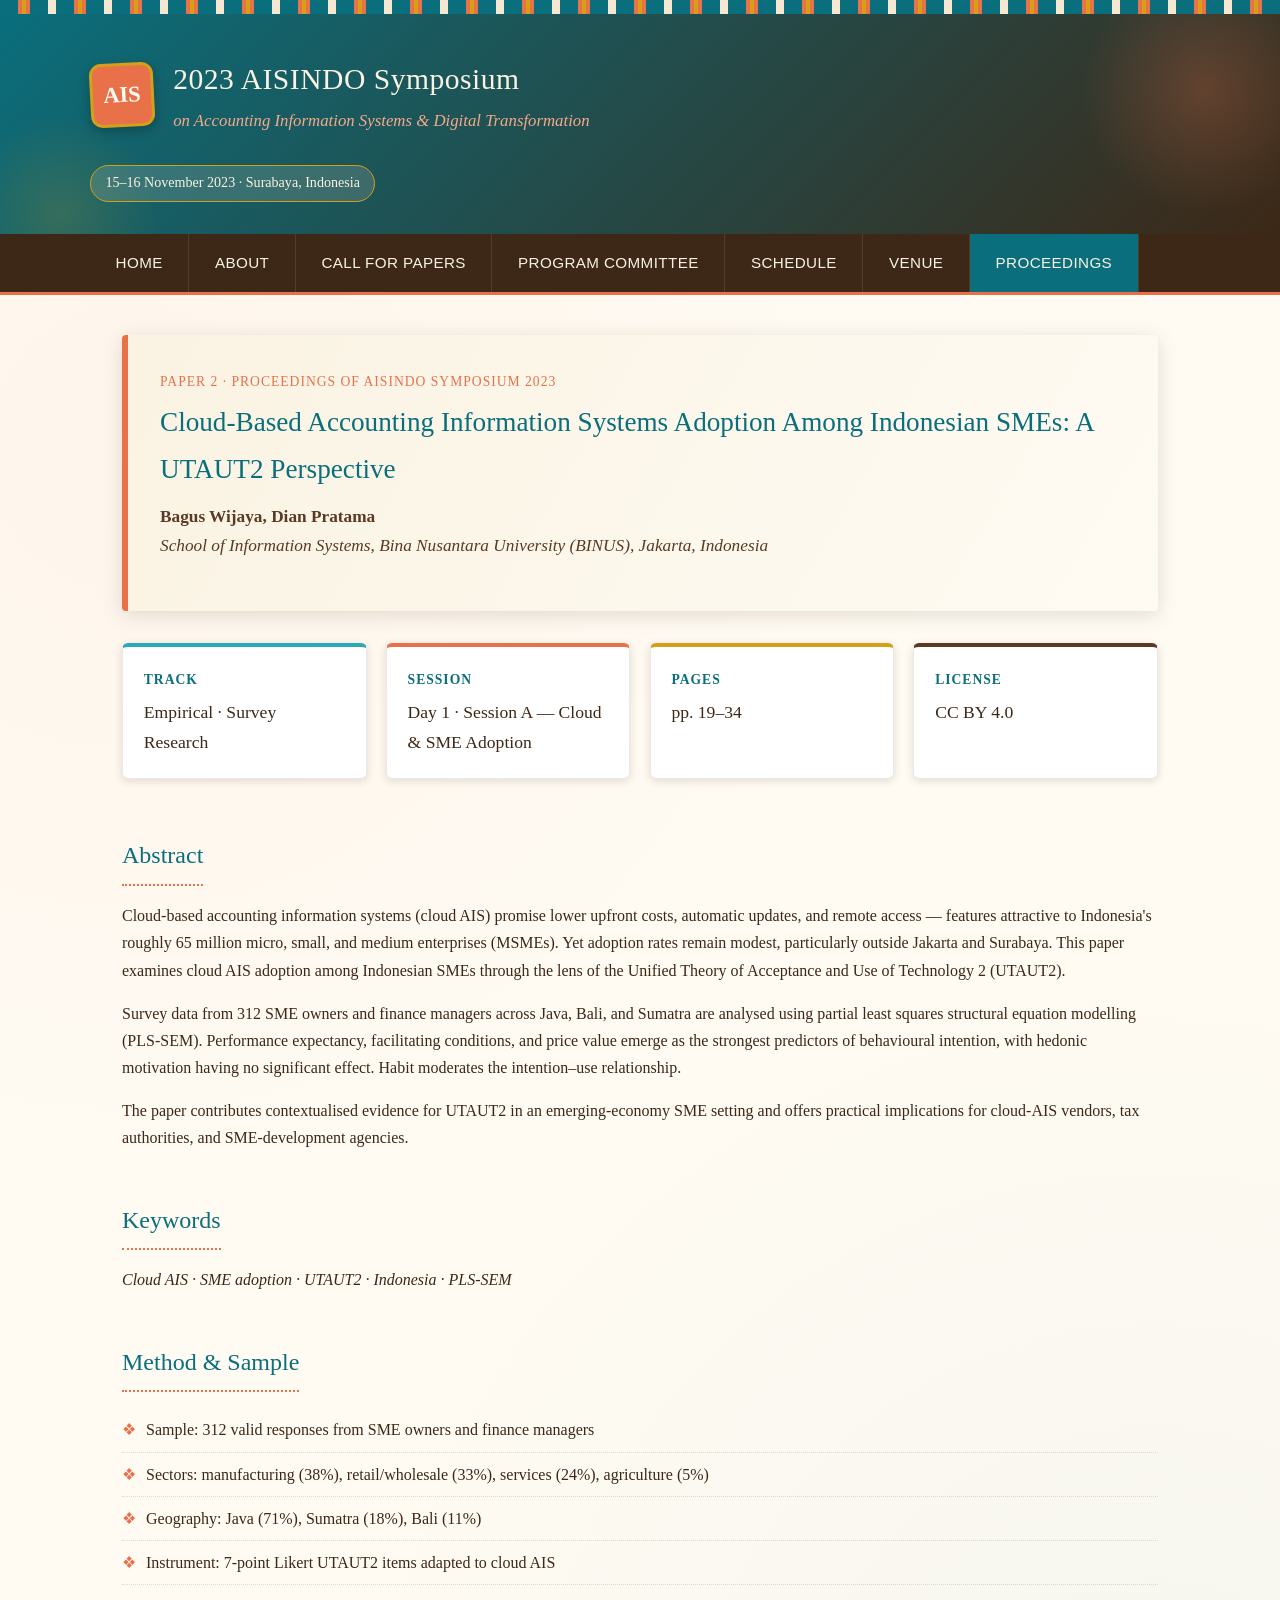
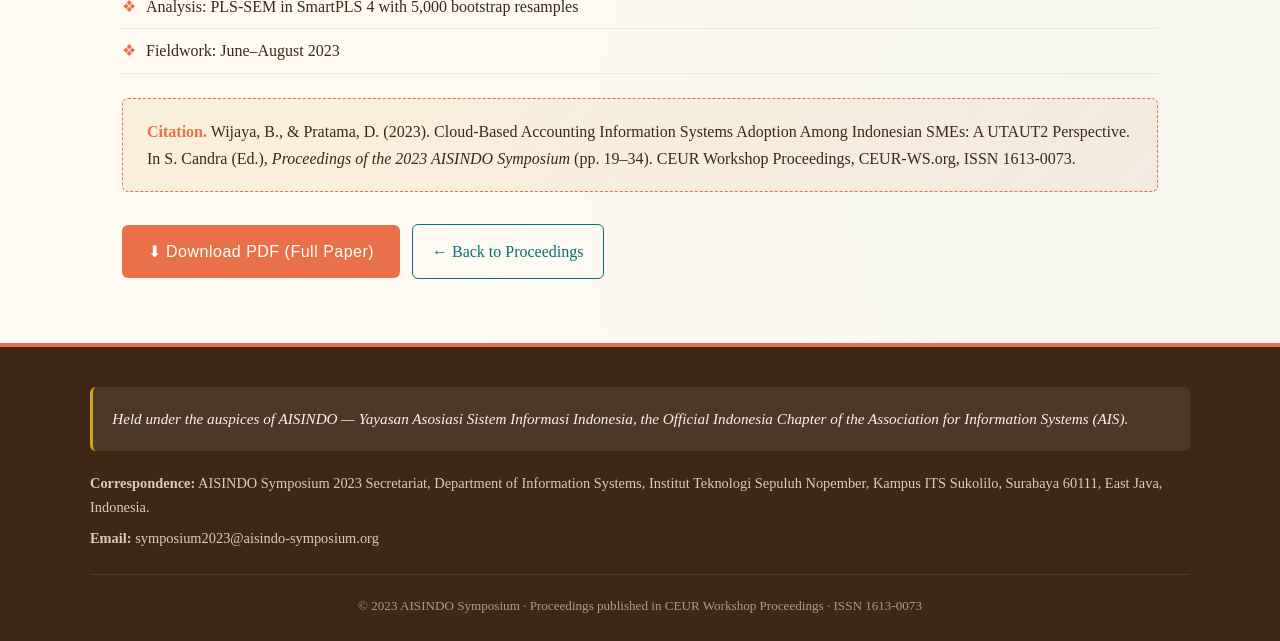
<file: paper_02.html>
<!DOCTYPE html>
<html lang="en">
<head>
<meta charset="UTF-8">
<meta name="viewport" content="width=device-width, initial-scale=1.0">
<title>Paper 2: Cloud-Based AIS Adoption Among Indonesian SMEs — AISINDO 2023</title>
<link rel="stylesheet" href="style.css">
</head>
<body>
<div class="batik-border"></div>
<header>
  <div class="header-inner">
    <div class="brand">
      <div class="brand-mark">AIS</div>
      <div>
        <h1 class="site-title">2023 AISINDO Symposium</h1>
        <div class="site-subtitle">on Accounting Information Systems &amp; Digital Transformation</div>
      </div>
    </div>
    <span class="location-tag">15–16 November 2023 · Surabaya, Indonesia</span>
  </div>
</header>
<nav>
  <ul>
    <li><a href="index.html">Home</a></li>
    <li><a href="about.html">About</a></li>
    <li><a href="cfp.html">Call for Papers</a></li>
    <li><a href="committee.html">Program Committee</a></li>
    <li><a href="schedule.html">Schedule</a></li>
    <li><a href="venue.html">Venue</a></li>
    <li><a href="proceedings.html" class="active">Proceedings</a></li>
  </ul>
</nav>
<main>
  <section class="hero">
    <div style="font-size:0.85rem; color:var(--coral); letter-spacing:1px; text-transform:uppercase; margin-bottom:0.4rem;">Paper 2 · Proceedings of AISINDO Symposium 2023</div>
    <h2>Cloud-Based Accounting Information Systems Adoption Among Indonesian SMEs: A UTAUT2 Perspective</h2>
    <p class="lead"><strong>Bagus Wijaya, Dian Pratama</strong><br>
    <em>School of Information Systems, Bina Nusantara University (BINUS), Jakarta, Indonesia</em></p>
  </section>

  <div class="info-grid">
    <div class="info-card">
      <h4>Track</h4>
      <div class="value">Empirical · Survey Research</div>
    </div>
    <div class="info-card coral">
      <h4>Session</h4>
      <div class="value">Day 1 · Session A — Cloud &amp; SME Adoption</div>
    </div>
    <div class="info-card gold">
      <h4>Pages</h4>
      <div class="value">pp. 19–34</div>
    </div>
    <div class="info-card jati">
      <h4>License</h4>
      <div class="value">CC BY 4.0</div>
    </div>
  </div>

  <h2 class="section-title">Abstract</h2>
  <p>Cloud-based accounting information systems (cloud AIS) promise lower upfront costs, automatic updates, and remote access — features attractive to Indonesia's roughly 65 million micro, small, and medium enterprises (MSMEs). Yet adoption rates remain modest, particularly outside Jakarta and Surabaya. This paper examines cloud AIS adoption among Indonesian SMEs through the lens of the Unified Theory of Acceptance and Use of Technology 2 (UTAUT2).</p>

  <p>Survey data from 312 SME owners and finance managers across Java, Bali, and Sumatra are analysed using partial least squares structural equation modelling (PLS-SEM). Performance expectancy, facilitating conditions, and price value emerge as the strongest predictors of behavioural intention, with hedonic motivation having no significant effect. Habit moderates the intention–use relationship.</p>

  <p>The paper contributes contextualised evidence for UTAUT2 in an emerging-economy SME setting and offers practical implications for cloud-AIS vendors, tax authorities, and SME-development agencies.</p>

  <h2 class="section-title">Keywords</h2>
  <p><em>Cloud AIS · SME adoption · UTAUT2 · Indonesia · PLS-SEM</em></p>

  <h2 class="section-title">Method &amp; Sample</h2>
  <ul class="styled-list">
    <li>Sample: 312 valid responses from SME owners and finance managers</li>
    <li>Sectors: manufacturing (38%), retail/wholesale (33%), services (24%), agriculture (5%)</li>
    <li>Geography: Java (71%), Sumatra (18%), Bali (11%)</li>
    <li>Instrument: 7-point Likert UTAUT2 items adapted to cloud AIS</li>
    <li>Analysis: PLS-SEM in SmartPLS 4 with 5,000 bootstrap resamples</li>
    <li>Fieldwork: June–August 2023</li>
  </ul>

  <div class="callout">
    <strong>Citation.</strong> Wijaya, B., &amp; Pratama, D. (2023). Cloud-Based Accounting Information Systems Adoption Among Indonesian SMEs: A UTAUT2 Perspective. In S. Candra (Ed.), <em>Proceedings of the 2023 AISINDO Symposium</em> (pp. 19–34). CEUR Workshop Proceedings, CEUR-WS.org, ISSN 1613-0073.
  </div>

  <p style="margin-top:2rem;">
    <a href="#" style="display:inline-block; background:var(--coral); color:white; padding:0.8rem 1.6rem; border-radius:6px; text-decoration:none; font-family:'Trebuchet MS', sans-serif; letter-spacing:0.5px;">⬇ Download PDF (Full Paper)</a>
    &nbsp;
    <a href="proceedings.html" style="display:inline-block; padding:0.8rem 1.2rem; border:1px solid var(--teal-deep); border-radius:6px; text-decoration:none;">← Back to Proceedings</a>
  </p>
</main>

<footer>
  <div class="footer-inner">
    <div class="aisindo-notice">
      Held under the auspices of AISINDO — Yayasan Asosiasi Sistem Informasi Indonesia, the Official Indonesia Chapter of the Association for Information Systems (AIS).
    </div>
    <p><strong>Correspondence:</strong> AISINDO Symposium 2023 Secretariat, Department of Information Systems, Institut Teknologi Sepuluh Nopember, Kampus ITS Sukolilo, Surabaya 60111, East Java, Indonesia.</p>
    <p><strong>Email:</strong> symposium2023@aisindo-symposium.org</p>
    <div class="copyright">© 2023 AISINDO Symposium · Proceedings published in CEUR Workshop Proceedings · ISSN 1613-0073</div>
  </div>
</footer>
</body>
</html>
</file>
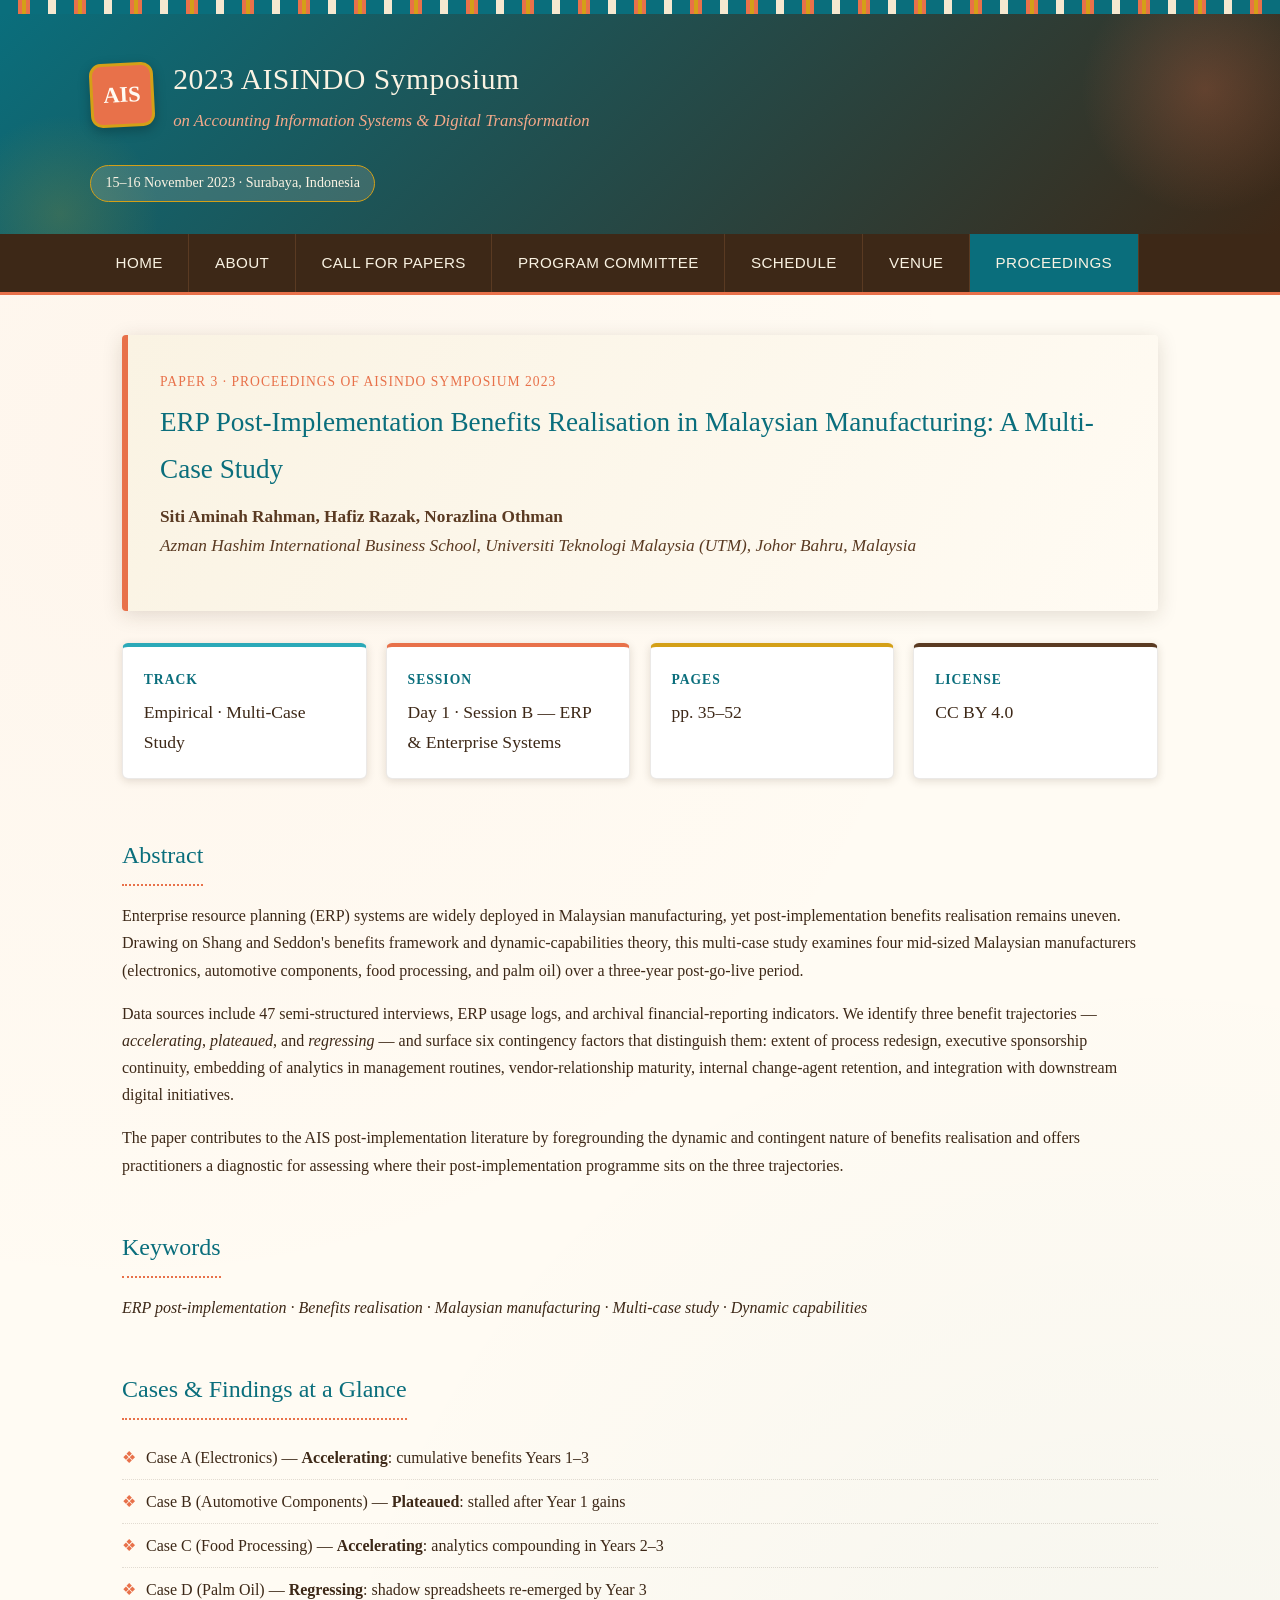
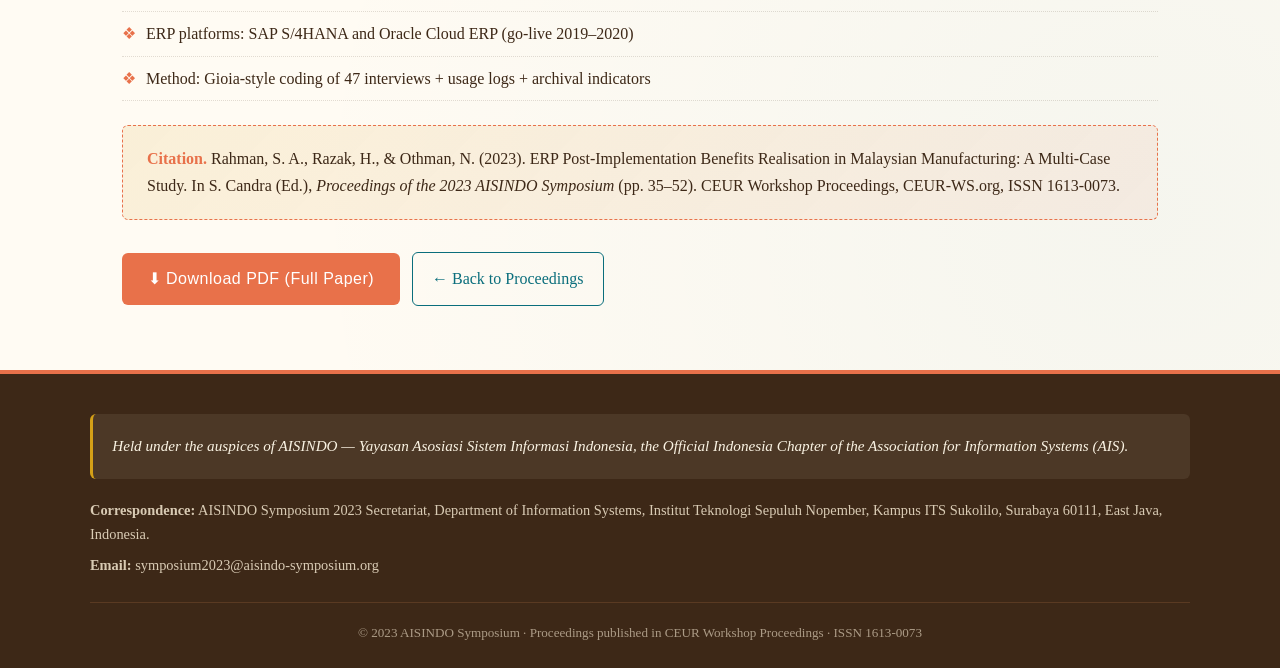
<file: paper_03.html>
<!DOCTYPE html>
<html lang="en">
<head>
<meta charset="UTF-8">
<meta name="viewport" content="width=device-width, initial-scale=1.0">
<title>Paper 3: ERP Post-Implementation in Malaysian Manufacturing — AISINDO 2023</title>
<link rel="stylesheet" href="style.css">
</head>
<body>
<div class="batik-border"></div>
<header>
  <div class="header-inner">
    <div class="brand">
      <div class="brand-mark">AIS</div>
      <div>
        <h1 class="site-title">2023 AISINDO Symposium</h1>
        <div class="site-subtitle">on Accounting Information Systems &amp; Digital Transformation</div>
      </div>
    </div>
    <span class="location-tag">15–16 November 2023 · Surabaya, Indonesia</span>
  </div>
</header>
<nav>
  <ul>
    <li><a href="index.html">Home</a></li>
    <li><a href="about.html">About</a></li>
    <li><a href="cfp.html">Call for Papers</a></li>
    <li><a href="committee.html">Program Committee</a></li>
    <li><a href="schedule.html">Schedule</a></li>
    <li><a href="venue.html">Venue</a></li>
    <li><a href="proceedings.html" class="active">Proceedings</a></li>
  </ul>
</nav>
<main>
  <section class="hero">
    <div style="font-size:0.85rem; color:var(--coral); letter-spacing:1px; text-transform:uppercase; margin-bottom:0.4rem;">Paper 3 · Proceedings of AISINDO Symposium 2023</div>
    <h2>ERP Post-Implementation Benefits Realisation in Malaysian Manufacturing: A Multi-Case Study</h2>
    <p class="lead"><strong>Siti Aminah Rahman, Hafiz Razak, Norazlina Othman</strong><br>
    <em>Azman Hashim International Business School, Universiti Teknologi Malaysia (UTM), Johor Bahru, Malaysia</em></p>
  </section>

  <div class="info-grid">
    <div class="info-card">
      <h4>Track</h4>
      <div class="value">Empirical · Multi-Case Study</div>
    </div>
    <div class="info-card coral">
      <h4>Session</h4>
      <div class="value">Day 1 · Session B — ERP &amp; Enterprise Systems</div>
    </div>
    <div class="info-card gold">
      <h4>Pages</h4>
      <div class="value">pp. 35–52</div>
    </div>
    <div class="info-card jati">
      <h4>License</h4>
      <div class="value">CC BY 4.0</div>
    </div>
  </div>

  <h2 class="section-title">Abstract</h2>
  <p>Enterprise resource planning (ERP) systems are widely deployed in Malaysian manufacturing, yet post-implementation benefits realisation remains uneven. Drawing on Shang and Seddon's benefits framework and dynamic-capabilities theory, this multi-case study examines four mid-sized Malaysian manufacturers (electronics, automotive components, food processing, and palm oil) over a three-year post-go-live period.</p>

  <p>Data sources include 47 semi-structured interviews, ERP usage logs, and archival financial-reporting indicators. We identify three benefit trajectories — <em>accelerating</em>, <em>plateaued</em>, and <em>regressing</em> — and surface six contingency factors that distinguish them: extent of process redesign, executive sponsorship continuity, embedding of analytics in management routines, vendor-relationship maturity, internal change-agent retention, and integration with downstream digital initiatives.</p>

  <p>The paper contributes to the AIS post-implementation literature by foregrounding the dynamic and contingent nature of benefits realisation and offers practitioners a diagnostic for assessing where their post-implementation programme sits on the three trajectories.</p>

  <h2 class="section-title">Keywords</h2>
  <p><em>ERP post-implementation · Benefits realisation · Malaysian manufacturing · Multi-case study · Dynamic capabilities</em></p>

  <h2 class="section-title">Cases &amp; Findings at a Glance</h2>
  <ul class="styled-list">
    <li>Case A (Electronics) — <strong>Accelerating</strong>: cumulative benefits Years 1–3</li>
    <li>Case B (Automotive Components) — <strong>Plateaued</strong>: stalled after Year 1 gains</li>
    <li>Case C (Food Processing) — <strong>Accelerating</strong>: analytics compounding in Years 2–3</li>
    <li>Case D (Palm Oil) — <strong>Regressing</strong>: shadow spreadsheets re-emerged by Year 3</li>
    <li>ERP platforms: SAP S/4HANA and Oracle Cloud ERP (go-live 2019–2020)</li>
    <li>Method: Gioia-style coding of 47 interviews + usage logs + archival indicators</li>
  </ul>

  <div class="callout">
    <strong>Citation.</strong> Rahman, S. A., Razak, H., &amp; Othman, N. (2023). ERP Post-Implementation Benefits Realisation in Malaysian Manufacturing: A Multi-Case Study. In S. Candra (Ed.), <em>Proceedings of the 2023 AISINDO Symposium</em> (pp. 35–52). CEUR Workshop Proceedings, CEUR-WS.org, ISSN 1613-0073.
  </div>

  <p style="margin-top:2rem;">
    <a href="#" style="display:inline-block; background:var(--coral); color:white; padding:0.8rem 1.6rem; border-radius:6px; text-decoration:none; font-family:'Trebuchet MS', sans-serif; letter-spacing:0.5px;">⬇ Download PDF (Full Paper)</a>
    &nbsp;
    <a href="proceedings.html" style="display:inline-block; padding:0.8rem 1.2rem; border:1px solid var(--teal-deep); border-radius:6px; text-decoration:none;">← Back to Proceedings</a>
  </p>
</main>

<footer>
  <div class="footer-inner">
    <div class="aisindo-notice">
      Held under the auspices of AISINDO — Yayasan Asosiasi Sistem Informasi Indonesia, the Official Indonesia Chapter of the Association for Information Systems (AIS).
    </div>
    <p><strong>Correspondence:</strong> AISINDO Symposium 2023 Secretariat, Department of Information Systems, Institut Teknologi Sepuluh Nopember, Kampus ITS Sukolilo, Surabaya 60111, East Java, Indonesia.</p>
    <p><strong>Email:</strong> symposium2023@aisindo-symposium.org</p>
    <div class="copyright">© 2023 AISINDO Symposium · Proceedings published in CEUR Workshop Proceedings · ISSN 1613-0073</div>
  </div>
</footer>
</body>
</html>
</file>
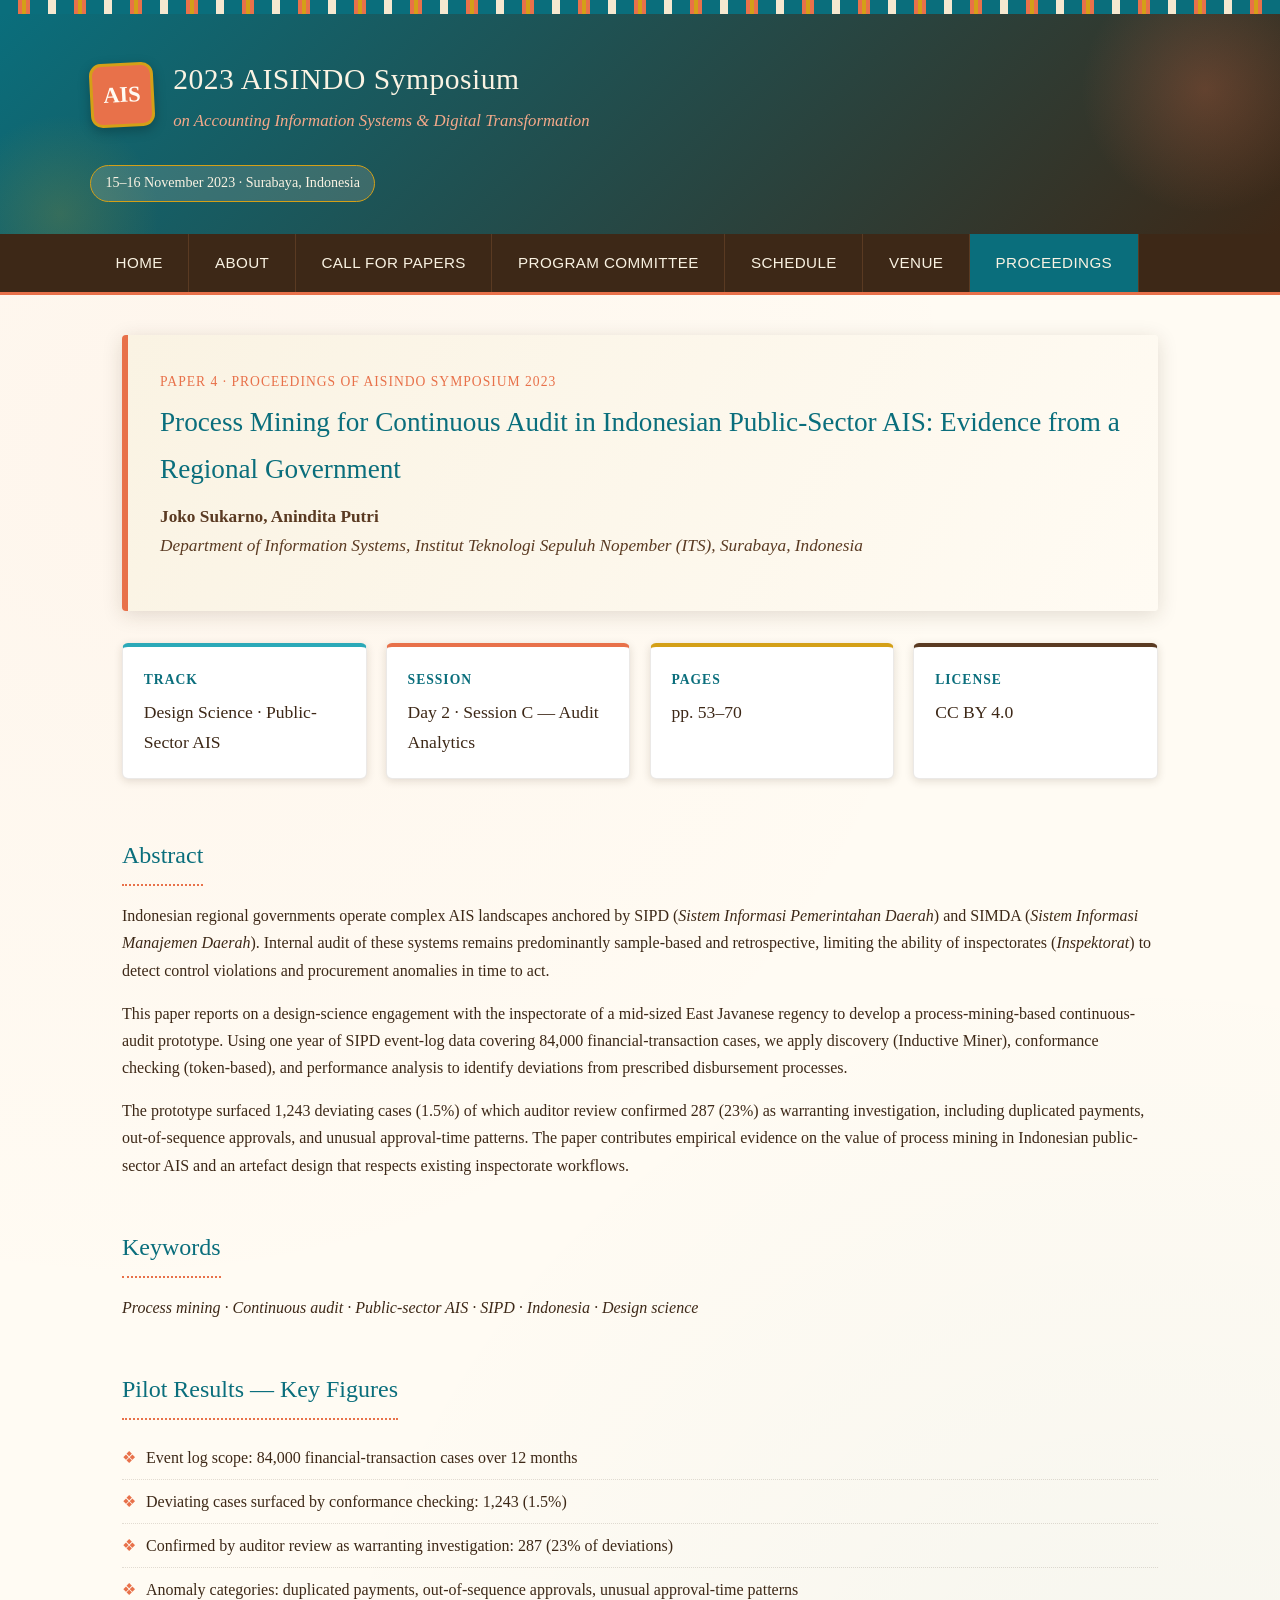
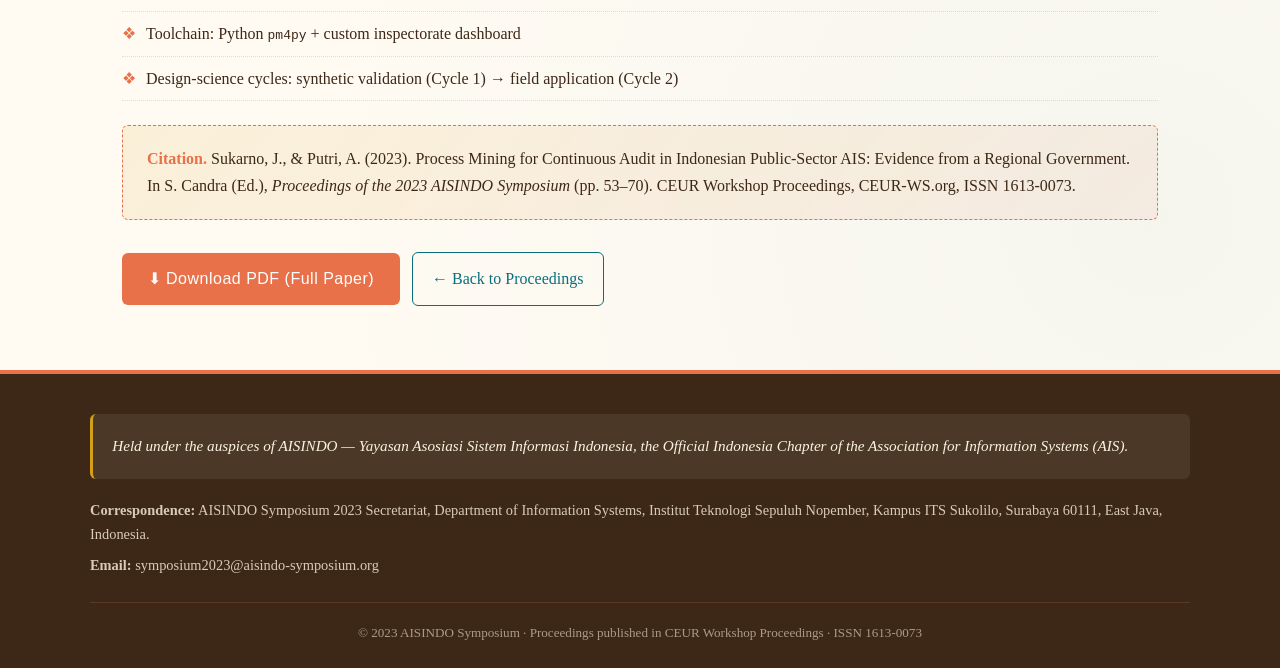
<file: paper_04.html>
<!DOCTYPE html>
<html lang="en">
<head>
<meta charset="UTF-8">
<meta name="viewport" content="width=device-width, initial-scale=1.0">
<title>Paper 4: Process Mining for Continuous Audit in Indonesian Public-Sector AIS — AISINDO 2023</title>
<link rel="stylesheet" href="style.css">
</head>
<body>
<div class="batik-border"></div>
<header>
  <div class="header-inner">
    <div class="brand">
      <div class="brand-mark">AIS</div>
      <div>
        <h1 class="site-title">2023 AISINDO Symposium</h1>
        <div class="site-subtitle">on Accounting Information Systems &amp; Digital Transformation</div>
      </div>
    </div>
    <span class="location-tag">15–16 November 2023 · Surabaya, Indonesia</span>
  </div>
</header>
<nav>
  <ul>
    <li><a href="index.html">Home</a></li>
    <li><a href="about.html">About</a></li>
    <li><a href="cfp.html">Call for Papers</a></li>
    <li><a href="committee.html">Program Committee</a></li>
    <li><a href="schedule.html">Schedule</a></li>
    <li><a href="venue.html">Venue</a></li>
    <li><a href="proceedings.html" class="active">Proceedings</a></li>
  </ul>
</nav>
<main>
  <section class="hero">
    <div style="font-size:0.85rem; color:var(--coral); letter-spacing:1px; text-transform:uppercase; margin-bottom:0.4rem;">Paper 4 · Proceedings of AISINDO Symposium 2023</div>
    <h2>Process Mining for Continuous Audit in Indonesian Public-Sector AIS: Evidence from a Regional Government</h2>
    <p class="lead"><strong>Joko Sukarno, Anindita Putri</strong><br>
    <em>Department of Information Systems, Institut Teknologi Sepuluh Nopember (ITS), Surabaya, Indonesia</em></p>
  </section>

  <div class="info-grid">
    <div class="info-card">
      <h4>Track</h4>
      <div class="value">Design Science · Public-Sector AIS</div>
    </div>
    <div class="info-card coral">
      <h4>Session</h4>
      <div class="value">Day 2 · Session C — Audit Analytics</div>
    </div>
    <div class="info-card gold">
      <h4>Pages</h4>
      <div class="value">pp. 53–70</div>
    </div>
    <div class="info-card jati">
      <h4>License</h4>
      <div class="value">CC BY 4.0</div>
    </div>
  </div>

  <h2 class="section-title">Abstract</h2>
  <p>Indonesian regional governments operate complex AIS landscapes anchored by SIPD (<em>Sistem Informasi Pemerintahan Daerah</em>) and SIMDA (<em>Sistem Informasi Manajemen Daerah</em>). Internal audit of these systems remains predominantly sample-based and retrospective, limiting the ability of inspectorates (<em>Inspektorat</em>) to detect control violations and procurement anomalies in time to act.</p>

  <p>This paper reports on a design-science engagement with the inspectorate of a mid-sized East Javanese regency to develop a process-mining-based continuous-audit prototype. Using one year of SIPD event-log data covering 84,000 financial-transaction cases, we apply discovery (Inductive Miner), conformance checking (token-based), and performance analysis to identify deviations from prescribed disbursement processes.</p>

  <p>The prototype surfaced 1,243 deviating cases (1.5%) of which auditor review confirmed 287 (23%) as warranting investigation, including duplicated payments, out-of-sequence approvals, and unusual approval-time patterns. The paper contributes empirical evidence on the value of process mining in Indonesian public-sector AIS and an artefact design that respects existing inspectorate workflows.</p>

  <h2 class="section-title">Keywords</h2>
  <p><em>Process mining · Continuous audit · Public-sector AIS · SIPD · Indonesia · Design science</em></p>

  <h2 class="section-title">Pilot Results — Key Figures</h2>
  <ul class="styled-list">
    <li>Event log scope: 84,000 financial-transaction cases over 12 months</li>
    <li>Deviating cases surfaced by conformance checking: 1,243 (1.5%)</li>
    <li>Confirmed by auditor review as warranting investigation: 287 (23% of deviations)</li>
    <li>Anomaly categories: duplicated payments, out-of-sequence approvals, unusual approval-time patterns</li>
    <li>Toolchain: Python <code>pm4py</code> + custom inspectorate dashboard</li>
    <li>Design-science cycles: synthetic validation (Cycle 1) → field application (Cycle 2)</li>
  </ul>

  <div class="callout">
    <strong>Citation.</strong> Sukarno, J., &amp; Putri, A. (2023). Process Mining for Continuous Audit in Indonesian Public-Sector AIS: Evidence from a Regional Government. In S. Candra (Ed.), <em>Proceedings of the 2023 AISINDO Symposium</em> (pp. 53–70). CEUR Workshop Proceedings, CEUR-WS.org, ISSN 1613-0073.
  </div>

  <p style="margin-top:2rem;">
    <a href="#" style="display:inline-block; background:var(--coral); color:white; padding:0.8rem 1.6rem; border-radius:6px; text-decoration:none; font-family:'Trebuchet MS', sans-serif; letter-spacing:0.5px;">⬇ Download PDF (Full Paper)</a>
    &nbsp;
    <a href="proceedings.html" style="display:inline-block; padding:0.8rem 1.2rem; border:1px solid var(--teal-deep); border-radius:6px; text-decoration:none;">← Back to Proceedings</a>
  </p>
</main>

<footer>
  <div class="footer-inner">
    <div class="aisindo-notice">
      Held under the auspices of AISINDO — Yayasan Asosiasi Sistem Informasi Indonesia, the Official Indonesia Chapter of the Association for Information Systems (AIS).
    </div>
    <p><strong>Correspondence:</strong> AISINDO Symposium 2023 Secretariat, Department of Information Systems, Institut Teknologi Sepuluh Nopember, Kampus ITS Sukolilo, Surabaya 60111, East Java, Indonesia.</p>
    <p><strong>Email:</strong> symposium2023@aisindo-symposium.org</p>
    <div class="copyright">© 2023 AISINDO Symposium · Proceedings published in CEUR Workshop Proceedings · ISSN 1613-0073</div>
  </div>
</footer>
</body>
</html>
</file>
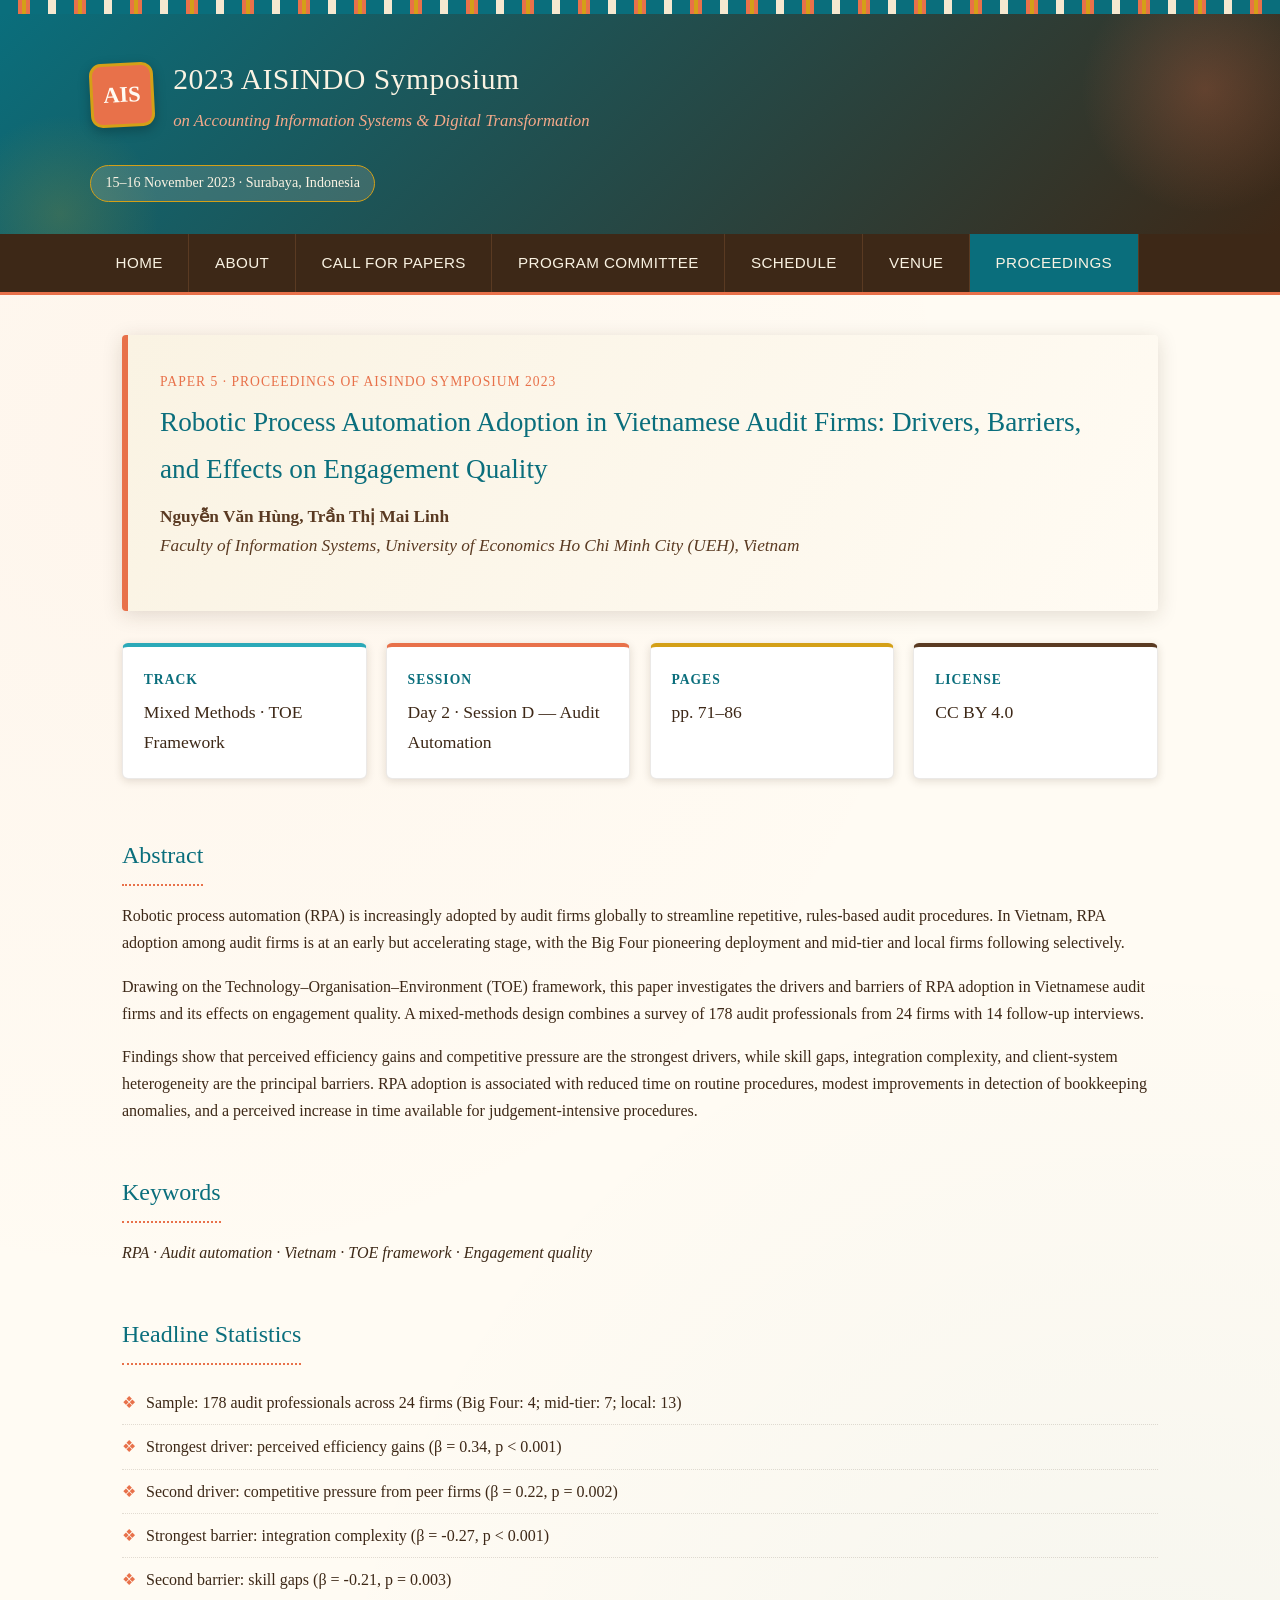
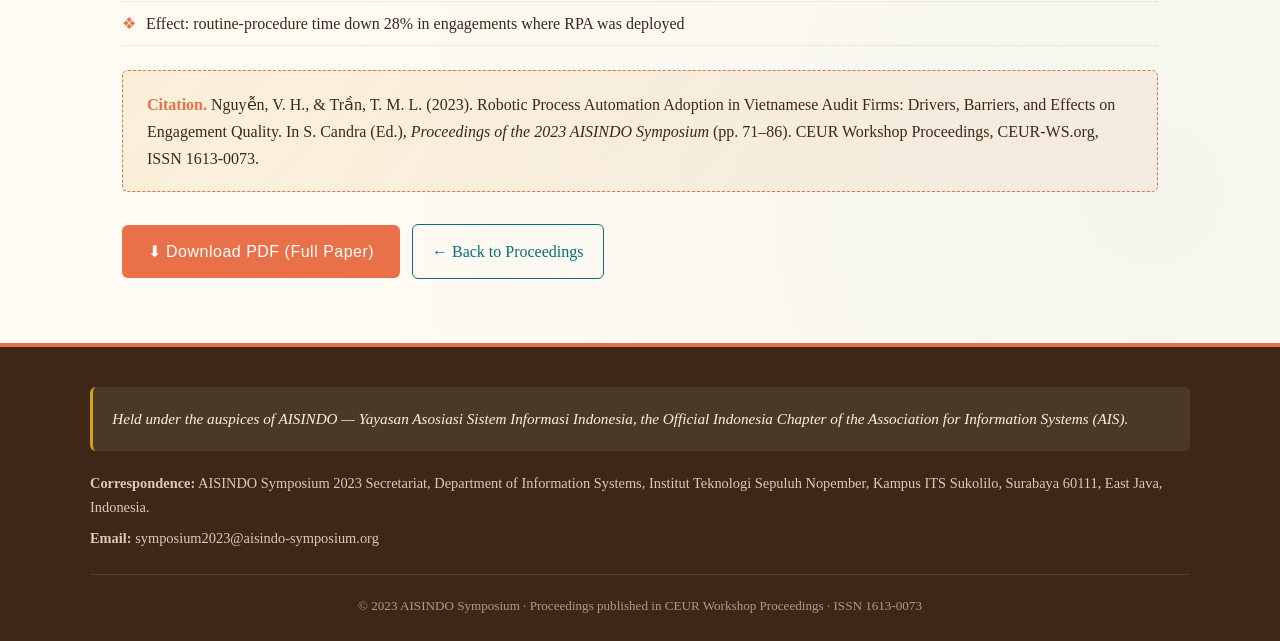
<file: paper_05.html>
<!DOCTYPE html>
<html lang="en">
<head>
<meta charset="UTF-8">
<meta name="viewport" content="width=device-width, initial-scale=1.0">
<title>Paper 5: RPA Adoption in Vietnamese Audit Firms — AISINDO 2023</title>
<link rel="stylesheet" href="style.css">
</head>
<body>
<div class="batik-border"></div>
<header>
  <div class="header-inner">
    <div class="brand">
      <div class="brand-mark">AIS</div>
      <div>
        <h1 class="site-title">2023 AISINDO Symposium</h1>
        <div class="site-subtitle">on Accounting Information Systems &amp; Digital Transformation</div>
      </div>
    </div>
    <span class="location-tag">15–16 November 2023 · Surabaya, Indonesia</span>
  </div>
</header>
<nav>
  <ul>
    <li><a href="index.html">Home</a></li>
    <li><a href="about.html">About</a></li>
    <li><a href="cfp.html">Call for Papers</a></li>
    <li><a href="committee.html">Program Committee</a></li>
    <li><a href="schedule.html">Schedule</a></li>
    <li><a href="venue.html">Venue</a></li>
    <li><a href="proceedings.html" class="active">Proceedings</a></li>
  </ul>
</nav>
<main>
  <section class="hero">
    <div style="font-size:0.85rem; color:var(--coral); letter-spacing:1px; text-transform:uppercase; margin-bottom:0.4rem;">Paper 5 · Proceedings of AISINDO Symposium 2023</div>
    <h2>Robotic Process Automation Adoption in Vietnamese Audit Firms: Drivers, Barriers, and Effects on Engagement Quality</h2>
    <p class="lead"><strong>Nguyễn Văn Hùng, Trần Thị Mai Linh</strong><br>
    <em>Faculty of Information Systems, University of Economics Ho Chi Minh City (UEH), Vietnam</em></p>
  </section>

  <div class="info-grid">
    <div class="info-card">
      <h4>Track</h4>
      <div class="value">Mixed Methods · TOE Framework</div>
    </div>
    <div class="info-card coral">
      <h4>Session</h4>
      <div class="value">Day 2 · Session D — Audit Automation</div>
    </div>
    <div class="info-card gold">
      <h4>Pages</h4>
      <div class="value">pp. 71–86</div>
    </div>
    <div class="info-card jati">
      <h4>License</h4>
      <div class="value">CC BY 4.0</div>
    </div>
  </div>

  <h2 class="section-title">Abstract</h2>
  <p>Robotic process automation (RPA) is increasingly adopted by audit firms globally to streamline repetitive, rules-based audit procedures. In Vietnam, RPA adoption among audit firms is at an early but accelerating stage, with the Big Four pioneering deployment and mid-tier and local firms following selectively.</p>

  <p>Drawing on the Technology–Organisation–Environment (TOE) framework, this paper investigates the drivers and barriers of RPA adoption in Vietnamese audit firms and its effects on engagement quality. A mixed-methods design combines a survey of 178 audit professionals from 24 firms with 14 follow-up interviews.</p>

  <p>Findings show that perceived efficiency gains and competitive pressure are the strongest drivers, while skill gaps, integration complexity, and client-system heterogeneity are the principal barriers. RPA adoption is associated with reduced time on routine procedures, modest improvements in detection of bookkeeping anomalies, and a perceived increase in time available for judgement-intensive procedures.</p>

  <h2 class="section-title">Keywords</h2>
  <p><em>RPA · Audit automation · Vietnam · TOE framework · Engagement quality</em></p>

  <h2 class="section-title">Headline Statistics</h2>
  <ul class="styled-list">
    <li>Sample: 178 audit professionals across 24 firms (Big Four: 4; mid-tier: 7; local: 13)</li>
    <li>Strongest driver: perceived efficiency gains (β = 0.34, p &lt; 0.001)</li>
    <li>Second driver: competitive pressure from peer firms (β = 0.22, p = 0.002)</li>
    <li>Strongest barrier: integration complexity (β = -0.27, p &lt; 0.001)</li>
    <li>Second barrier: skill gaps (β = -0.21, p = 0.003)</li>
    <li>Effect: routine-procedure time down 28% in engagements where RPA was deployed</li>
  </ul>

  <div class="callout">
    <strong>Citation.</strong> Nguyễn, V. H., &amp; Trần, T. M. L. (2023). Robotic Process Automation Adoption in Vietnamese Audit Firms: Drivers, Barriers, and Effects on Engagement Quality. In S. Candra (Ed.), <em>Proceedings of the 2023 AISINDO Symposium</em> (pp. 71–86). CEUR Workshop Proceedings, CEUR-WS.org, ISSN 1613-0073.
  </div>

  <p style="margin-top:2rem;">
    <a href="#" style="display:inline-block; background:var(--coral); color:white; padding:0.8rem 1.6rem; border-radius:6px; text-decoration:none; font-family:'Trebuchet MS', sans-serif; letter-spacing:0.5px;">⬇ Download PDF (Full Paper)</a>
    &nbsp;
    <a href="proceedings.html" style="display:inline-block; padding:0.8rem 1.2rem; border:1px solid var(--teal-deep); border-radius:6px; text-decoration:none;">← Back to Proceedings</a>
  </p>
</main>

<footer>
  <div class="footer-inner">
    <div class="aisindo-notice">
      Held under the auspices of AISINDO — Yayasan Asosiasi Sistem Informasi Indonesia, the Official Indonesia Chapter of the Association for Information Systems (AIS).
    </div>
    <p><strong>Correspondence:</strong> AISINDO Symposium 2023 Secretariat, Department of Information Systems, Institut Teknologi Sepuluh Nopember, Kampus ITS Sukolilo, Surabaya 60111, East Java, Indonesia.</p>
    <p><strong>Email:</strong> symposium2023@aisindo-symposium.org</p>
    <div class="copyright">© 2023 AISINDO Symposium · Proceedings published in CEUR Workshop Proceedings · ISSN 1613-0073</div>
  </div>
</footer>
</body>
</html>
</file>
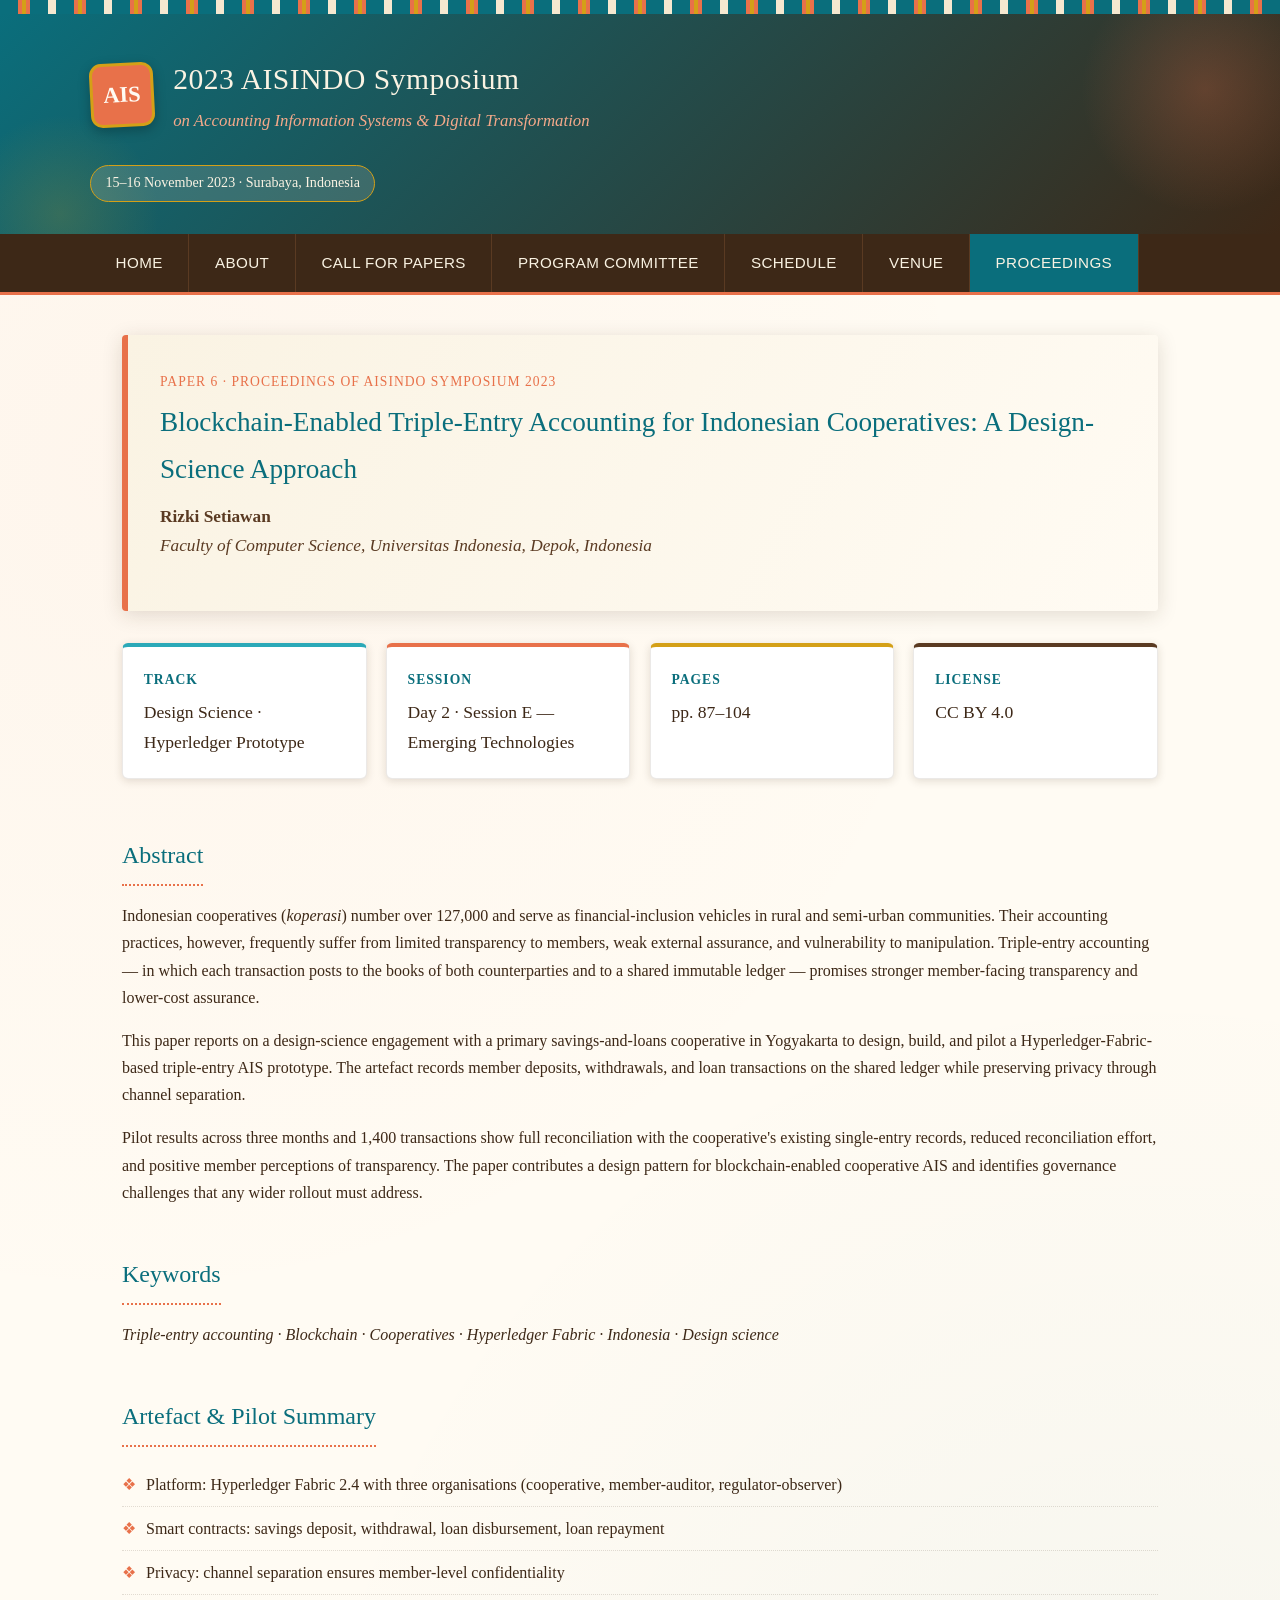
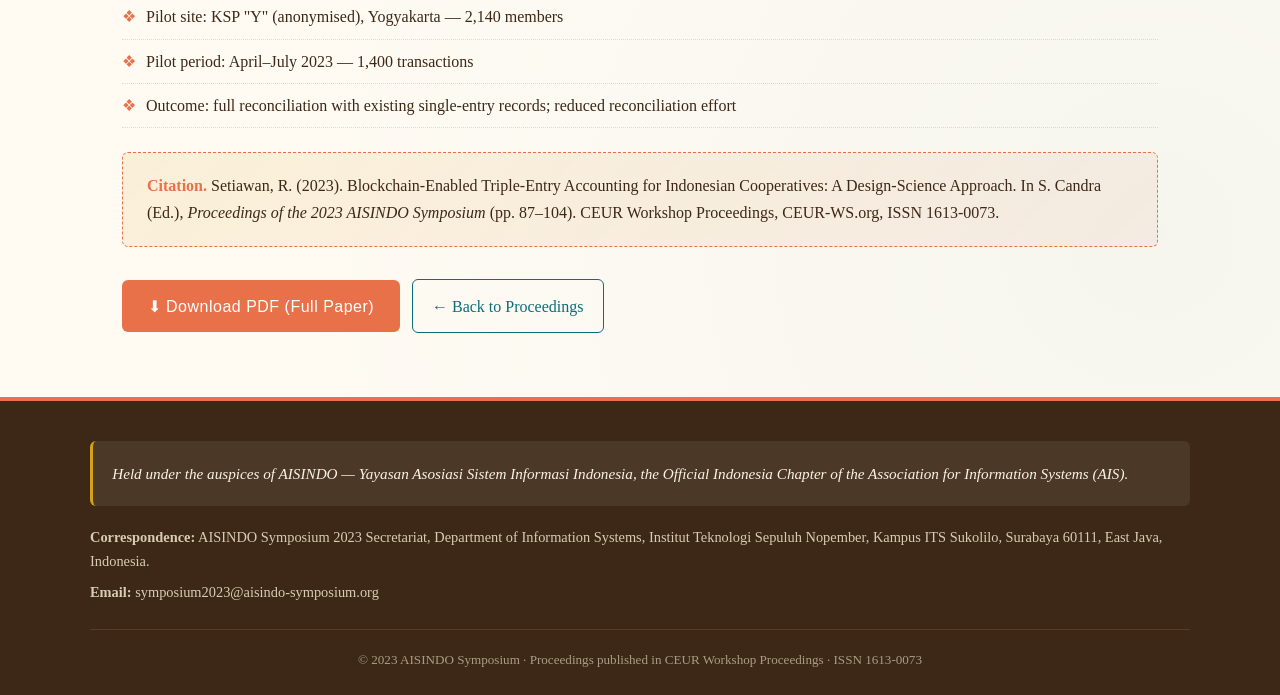
<file: paper_06.html>
<!DOCTYPE html>
<html lang="en">
<head>
<meta charset="UTF-8">
<meta name="viewport" content="width=device-width, initial-scale=1.0">
<title>Paper 6: Blockchain Triple-Entry Accounting for Indonesian Cooperatives — AISINDO 2023</title>
<link rel="stylesheet" href="style.css">
</head>
<body>
<div class="batik-border"></div>
<header>
  <div class="header-inner">
    <div class="brand">
      <div class="brand-mark">AIS</div>
      <div>
        <h1 class="site-title">2023 AISINDO Symposium</h1>
        <div class="site-subtitle">on Accounting Information Systems &amp; Digital Transformation</div>
      </div>
    </div>
    <span class="location-tag">15–16 November 2023 · Surabaya, Indonesia</span>
  </div>
</header>
<nav>
  <ul>
    <li><a href="index.html">Home</a></li>
    <li><a href="about.html">About</a></li>
    <li><a href="cfp.html">Call for Papers</a></li>
    <li><a href="committee.html">Program Committee</a></li>
    <li><a href="schedule.html">Schedule</a></li>
    <li><a href="venue.html">Venue</a></li>
    <li><a href="proceedings.html" class="active">Proceedings</a></li>
  </ul>
</nav>
<main>
  <section class="hero">
    <div style="font-size:0.85rem; color:var(--coral); letter-spacing:1px; text-transform:uppercase; margin-bottom:0.4rem;">Paper 6 · Proceedings of AISINDO Symposium 2023</div>
    <h2>Blockchain-Enabled Triple-Entry Accounting for Indonesian Cooperatives: A Design-Science Approach</h2>
    <p class="lead"><strong>Rizki Setiawan</strong><br>
    <em>Faculty of Computer Science, Universitas Indonesia, Depok, Indonesia</em></p>
  </section>

  <div class="info-grid">
    <div class="info-card">
      <h4>Track</h4>
      <div class="value">Design Science · Hyperledger Prototype</div>
    </div>
    <div class="info-card coral">
      <h4>Session</h4>
      <div class="value">Day 2 · Session E — Emerging Technologies</div>
    </div>
    <div class="info-card gold">
      <h4>Pages</h4>
      <div class="value">pp. 87–104</div>
    </div>
    <div class="info-card jati">
      <h4>License</h4>
      <div class="value">CC BY 4.0</div>
    </div>
  </div>

  <h2 class="section-title">Abstract</h2>
  <p>Indonesian cooperatives (<em>koperasi</em>) number over 127,000 and serve as financial-inclusion vehicles in rural and semi-urban communities. Their accounting practices, however, frequently suffer from limited transparency to members, weak external assurance, and vulnerability to manipulation. Triple-entry accounting — in which each transaction posts to the books of both counterparties and to a shared immutable ledger — promises stronger member-facing transparency and lower-cost assurance.</p>

  <p>This paper reports on a design-science engagement with a primary savings-and-loans cooperative in Yogyakarta to design, build, and pilot a Hyperledger-Fabric-based triple-entry AIS prototype. The artefact records member deposits, withdrawals, and loan transactions on the shared ledger while preserving privacy through channel separation.</p>

  <p>Pilot results across three months and 1,400 transactions show full reconciliation with the cooperative's existing single-entry records, reduced reconciliation effort, and positive member perceptions of transparency. The paper contributes a design pattern for blockchain-enabled cooperative AIS and identifies governance challenges that any wider rollout must address.</p>

  <h2 class="section-title">Keywords</h2>
  <p><em>Triple-entry accounting · Blockchain · Cooperatives · Hyperledger Fabric · Indonesia · Design science</em></p>

  <h2 class="section-title">Artefact &amp; Pilot Summary</h2>
  <ul class="styled-list">
    <li>Platform: Hyperledger Fabric 2.4 with three organisations (cooperative, member-auditor, regulator-observer)</li>
    <li>Smart contracts: savings deposit, withdrawal, loan disbursement, loan repayment</li>
    <li>Privacy: channel separation ensures member-level confidentiality</li>
    <li>Pilot site: KSP "Y" (anonymised), Yogyakarta — 2,140 members</li>
    <li>Pilot period: April–July 2023 — 1,400 transactions</li>
    <li>Outcome: full reconciliation with existing single-entry records; reduced reconciliation effort</li>
  </ul>

  <div class="callout">
    <strong>Citation.</strong> Setiawan, R. (2023). Blockchain-Enabled Triple-Entry Accounting for Indonesian Cooperatives: A Design-Science Approach. In S. Candra (Ed.), <em>Proceedings of the 2023 AISINDO Symposium</em> (pp. 87–104). CEUR Workshop Proceedings, CEUR-WS.org, ISSN 1613-0073.
  </div>

  <p style="margin-top:2rem;">
    <a href="#" style="display:inline-block; background:var(--coral); color:white; padding:0.8rem 1.6rem; border-radius:6px; text-decoration:none; font-family:'Trebuchet MS', sans-serif; letter-spacing:0.5px;">⬇ Download PDF (Full Paper)</a>
    &nbsp;
    <a href="proceedings.html" style="display:inline-block; padding:0.8rem 1.2rem; border:1px solid var(--teal-deep); border-radius:6px; text-decoration:none;">← Back to Proceedings</a>
  </p>
</main>

<footer>
  <div class="footer-inner">
    <div class="aisindo-notice">
      Held under the auspices of AISINDO — Yayasan Asosiasi Sistem Informasi Indonesia, the Official Indonesia Chapter of the Association for Information Systems (AIS).
    </div>
    <p><strong>Correspondence:</strong> AISINDO Symposium 2023 Secretariat, Department of Information Systems, Institut Teknologi Sepuluh Nopember, Kampus ITS Sukolilo, Surabaya 60111, East Java, Indonesia.</p>
    <p><strong>Email:</strong> symposium2023@aisindo-symposium.org</p>
    <div class="copyright">© 2023 AISINDO Symposium · Proceedings published in CEUR Workshop Proceedings · ISSN 1613-0073</div>
  </div>
</footer>
</body>
</html>
</file>
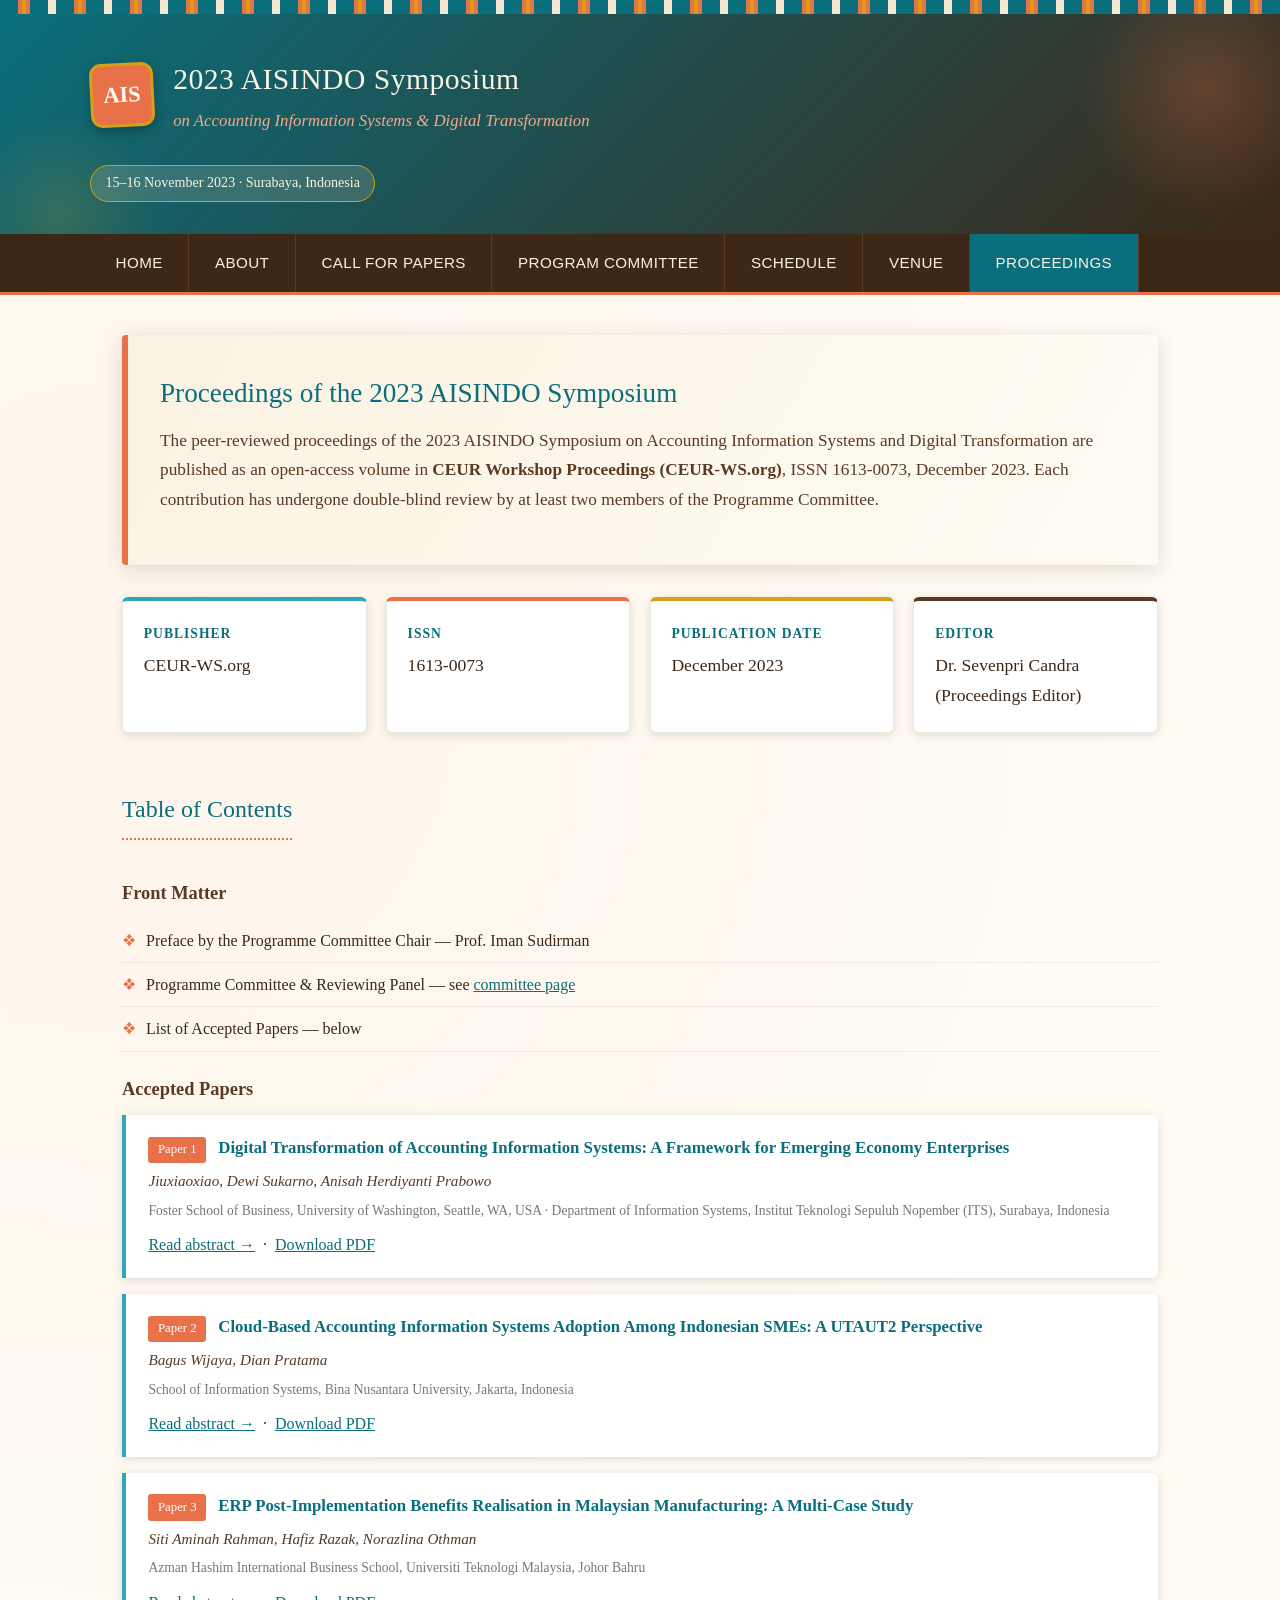
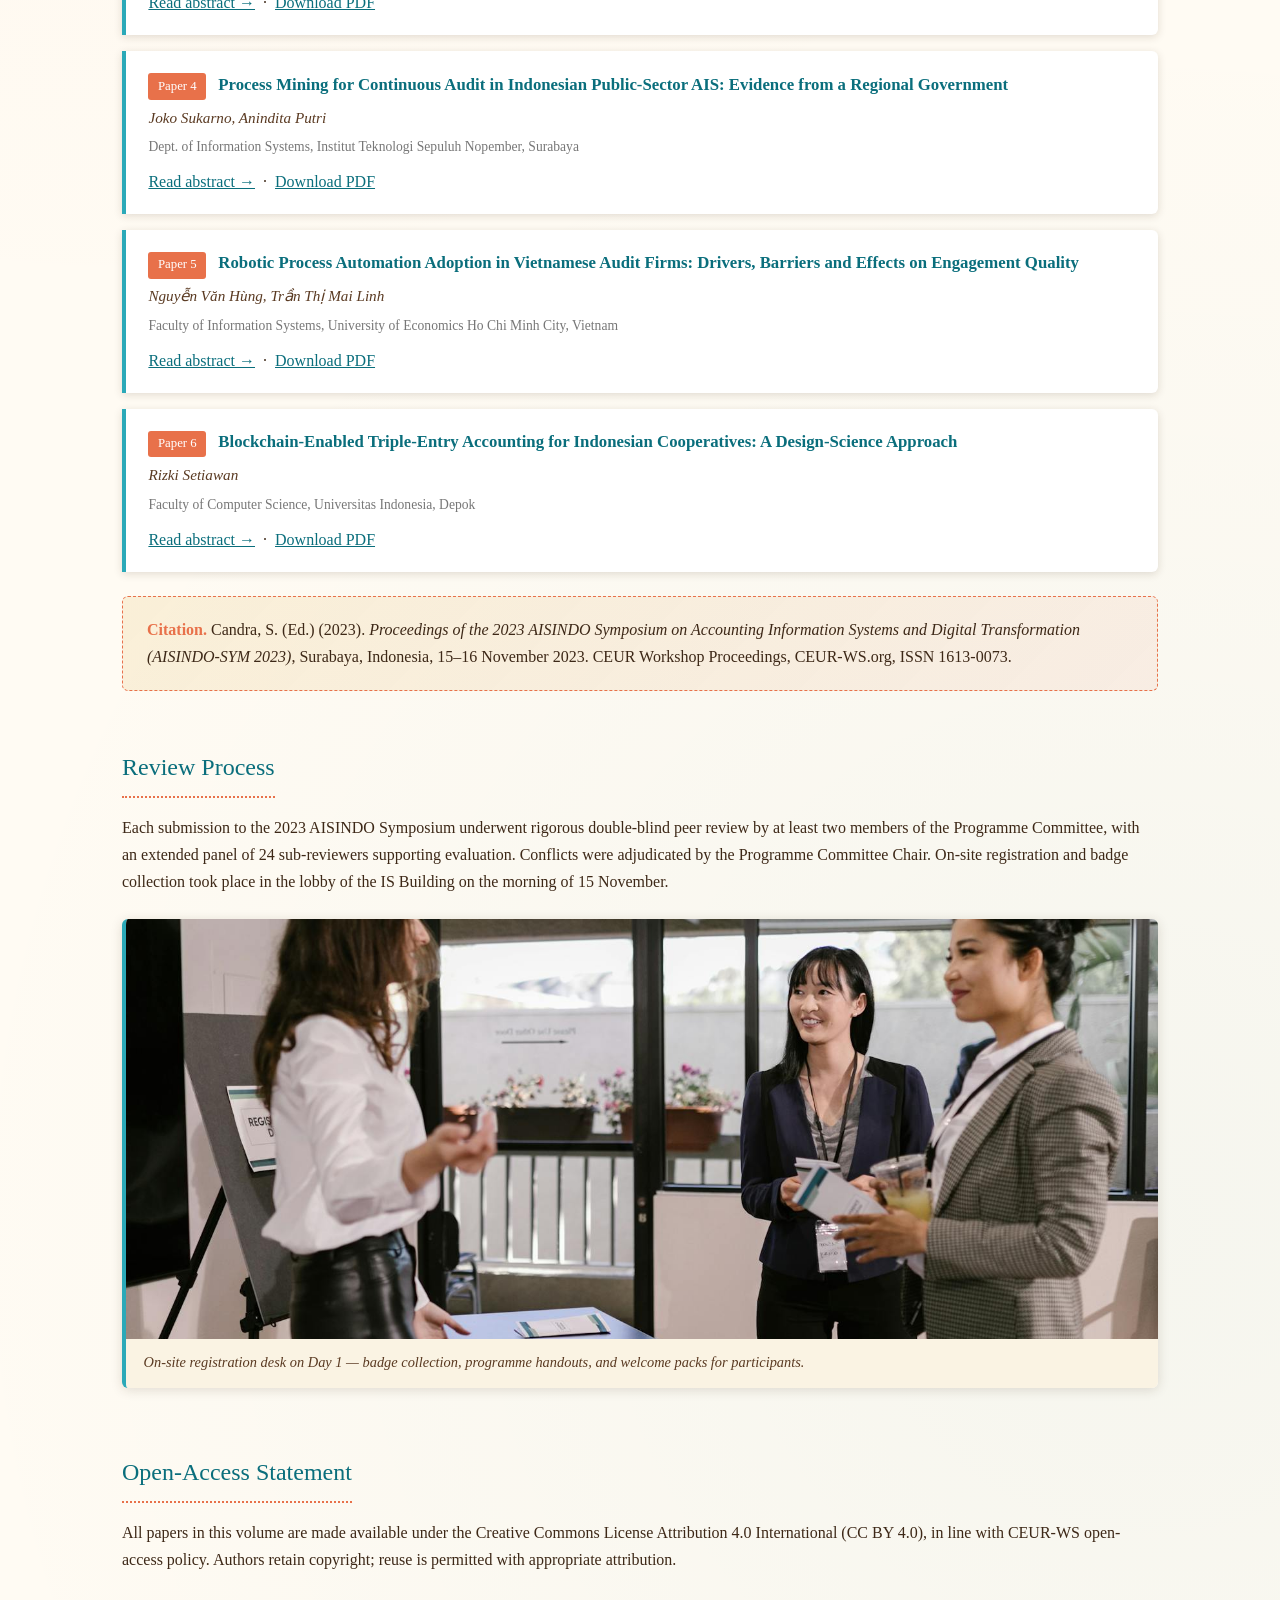
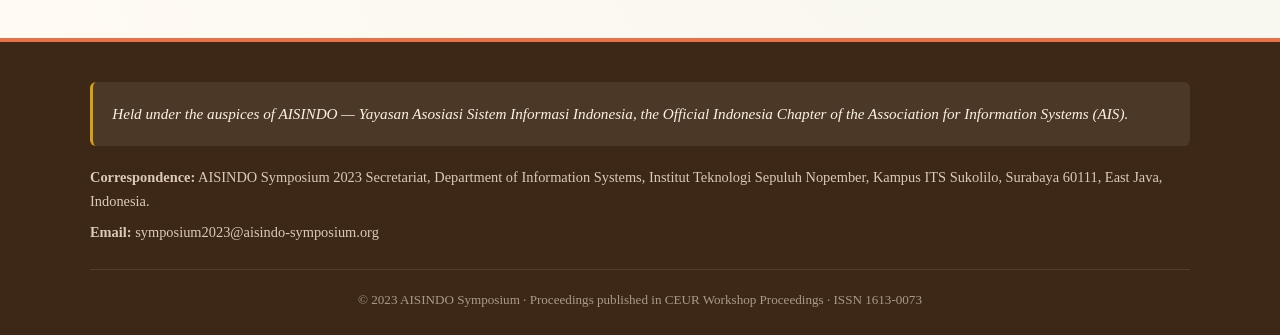
<file: proceedings.html>
<!DOCTYPE html>
<html lang="en">
<head>
<meta charset="UTF-8">
<meta name="viewport" content="width=device-width, initial-scale=1.0">
<title>Proceedings — AISINDO Symposium 2023</title>
<link rel="stylesheet" href="style.css">
</head>
<body>
<div class="batik-border"></div>
<header>
  <div class="header-inner">
    <div class="brand">
      <div class="brand-mark">AIS</div>
      <div>
        <h1 class="site-title">2023 AISINDO Symposium</h1>
        <div class="site-subtitle">on Accounting Information Systems &amp; Digital Transformation</div>
      </div>
    </div>
    <span class="location-tag">15–16 November 2023 · Surabaya, Indonesia</span>
  </div>
</header>
<nav>
  <ul>
    <li><a href="index.html">Home</a></li>
    <li><a href="about.html">About</a></li>
    <li><a href="cfp.html">Call for Papers</a></li>
    <li><a href="committee.html">Program Committee</a></li>
    <li><a href="schedule.html">Schedule</a></li>
    <li><a href="venue.html">Venue</a></li>
    <li><a href="proceedings.html" class="active">Proceedings</a></li>
  </ul>
</nav>
<main>
  <section class="hero">
    <h2>Proceedings of the 2023 AISINDO Symposium</h2>
    <p class="lead">The peer-reviewed proceedings of the 2023 AISINDO Symposium on Accounting Information Systems and Digital Transformation are published as an open-access volume in <strong>CEUR Workshop Proceedings (CEUR-WS.org)</strong>, ISSN 1613-0073, December 2023. Each contribution has undergone double-blind review by at least two members of the Programme Committee.</p>
  </section>

  <div class="info-grid">
    <div class="info-card">
      <h4>Publisher</h4>
      <div class="value">CEUR-WS.org</div>
    </div>
    <div class="info-card coral">
      <h4>ISSN</h4>
      <div class="value">1613-0073</div>
    </div>
    <div class="info-card gold">
      <h4>Publication Date</h4>
      <div class="value">December 2023</div>
    </div>
    <div class="info-card jati">
      <h4>Editor</h4>
      <div class="value">Dr. Sevenpri Candra (Proceedings Editor)</div>
    </div>
  </div>

  <h2 class="section-title">Table of Contents</h2>

  <h3>Front Matter</h3>
  <ul class="styled-list">
    <li>Preface by the Programme Committee Chair — Prof. Iman Sudirman</li>
    <li>Programme Committee &amp; Reviewing Panel — see <a href="committee.html">committee page</a></li>
    <li>List of Accepted Papers — below</li>
  </ul>

  <h3>Accepted Papers</h3>

  <div class="paper-entry">
    <span class="paper-num">Paper 1</span>
    <a href="paper_01.html" style="text-decoration:none;"><span class="paper-title">Digital Transformation of Accounting Information Systems: A Framework for Emerging Economy Enterprises</span></a>
    <div class="paper-authors">Jiuxiaoxiao, Dewi Sukarno, Anisah Herdiyanti Prabowo</div>
    <div class="paper-aff">Foster School of Business, University of Washington, Seattle, WA, USA · Department of Information Systems, Institut Teknologi Sepuluh Nopember (ITS), Surabaya, Indonesia</div>
    <div style="margin-top:0.6rem;"><a href="paper_01.html">Read abstract →</a> &nbsp;·&nbsp; <a href="#">Download PDF</a></div>
  </div>

  <div class="paper-entry">
    <span class="paper-num">Paper 2</span>
    <a href="paper_02.html" style="text-decoration:none;"><span class="paper-title">Cloud-Based Accounting Information Systems Adoption Among Indonesian SMEs: A UTAUT2 Perspective</span></a>
    <div class="paper-authors">Bagus Wijaya, Dian Pratama</div>
    <div class="paper-aff">School of Information Systems, Bina Nusantara University, Jakarta, Indonesia</div>
    <div style="margin-top:0.6rem;"><a href="paper_02.html">Read abstract →</a> &nbsp;·&nbsp; <a href="#">Download PDF</a></div>
  </div>

  <div class="paper-entry">
    <span class="paper-num">Paper 3</span>
    <a href="paper_03.html" style="text-decoration:none;"><span class="paper-title">ERP Post-Implementation Benefits Realisation in Malaysian Manufacturing: A Multi-Case Study</span></a>
    <div class="paper-authors">Siti Aminah Rahman, Hafiz Razak, Norazlina Othman</div>
    <div class="paper-aff">Azman Hashim International Business School, Universiti Teknologi Malaysia, Johor Bahru</div>
    <div style="margin-top:0.6rem;"><a href="paper_03.html">Read abstract →</a> &nbsp;·&nbsp; <a href="#">Download PDF</a></div>
  </div>

  <div class="paper-entry">
    <span class="paper-num">Paper 4</span>
    <a href="paper_04.html" style="text-decoration:none;"><span class="paper-title">Process Mining for Continuous Audit in Indonesian Public-Sector AIS: Evidence from a Regional Government</span></a>
    <div class="paper-authors">Joko Sukarno, Anindita Putri</div>
    <div class="paper-aff">Dept. of Information Systems, Institut Teknologi Sepuluh Nopember, Surabaya</div>
    <div style="margin-top:0.6rem;"><a href="paper_04.html">Read abstract →</a> &nbsp;·&nbsp; <a href="#">Download PDF</a></div>
  </div>

  <div class="paper-entry">
    <span class="paper-num">Paper 5</span>
    <a href="paper_05.html" style="text-decoration:none;"><span class="paper-title">Robotic Process Automation Adoption in Vietnamese Audit Firms: Drivers, Barriers and Effects on Engagement Quality</span></a>
    <div class="paper-authors">Nguyễn Văn Hùng, Trần Thị Mai Linh</div>
    <div class="paper-aff">Faculty of Information Systems, University of Economics Ho Chi Minh City, Vietnam</div>
    <div style="margin-top:0.6rem;"><a href="paper_05.html">Read abstract →</a> &nbsp;·&nbsp; <a href="#">Download PDF</a></div>
  </div>

  <div class="paper-entry">
    <span class="paper-num">Paper 6</span>
    <a href="paper_06.html" style="text-decoration:none;"><span class="paper-title">Blockchain-Enabled Triple-Entry Accounting for Indonesian Cooperatives: A Design-Science Approach</span></a>
    <div class="paper-authors">Rizki Setiawan</div>
    <div class="paper-aff">Faculty of Computer Science, Universitas Indonesia, Depok</div>
    <div style="margin-top:0.6rem;"><a href="paper_06.html">Read abstract →</a> &nbsp;·&nbsp; <a href="#">Download PDF</a></div>
  </div>

  <div class="callout">
    <strong>Citation.</strong> Candra, S. (Ed.) (2023). <em>Proceedings of the 2023 AISINDO Symposium on Accounting Information Systems and Digital Transformation (AISINDO-SYM 2023)</em>, Surabaya, Indonesia, 15–16 November 2023. CEUR Workshop Proceedings, CEUR-WS.org, ISSN 1613-0073.
  </div>

  <h2 class="section-title">Review Process</h2>
  <p>Each submission to the 2023 AISINDO Symposium underwent rigorous double-blind peer review by at least two members of the Programme Committee, with an extended panel of 24 sub-reviewers supporting evaluation. Conflicts were adjudicated by the Programme Committee Chair. On-site registration and badge collection took place in the lobby of the IS Building on the morning of 15 November.</p>

  <figure class="scene-figure">
    <img src="images/registration.jpg" alt="Symposium registration desk with name badges and printed programmes">
    <figcaption>On-site registration desk on Day 1 — badge collection, programme handouts, and welcome packs for participants.</figcaption>
  </figure>

  <h2 class="section-title">Open-Access Statement</h2>
  <p>All papers in this volume are made available under the Creative Commons License Attribution 4.0 International (CC BY 4.0), in line with CEUR-WS open-access policy. Authors retain copyright; reuse is permitted with appropriate attribution.</p>
</main>

<footer>
  <div class="footer-inner">
    <div class="aisindo-notice">
      Held under the auspices of AISINDO — Yayasan Asosiasi Sistem Informasi Indonesia, the Official Indonesia Chapter of the Association for Information Systems (AIS).
    </div>
    <p><strong>Correspondence:</strong> AISINDO Symposium 2023 Secretariat, Department of Information Systems, Institut Teknologi Sepuluh Nopember, Kampus ITS Sukolilo, Surabaya 60111, East Java, Indonesia.</p>
    <p><strong>Email:</strong> symposium2023@aisindo-symposium.org</p>
    <div class="copyright">© 2023 AISINDO Symposium · Proceedings published in CEUR Workshop Proceedings · ISSN 1613-0073</div>
  </div>
</footer>
</body>
</html>
</file>
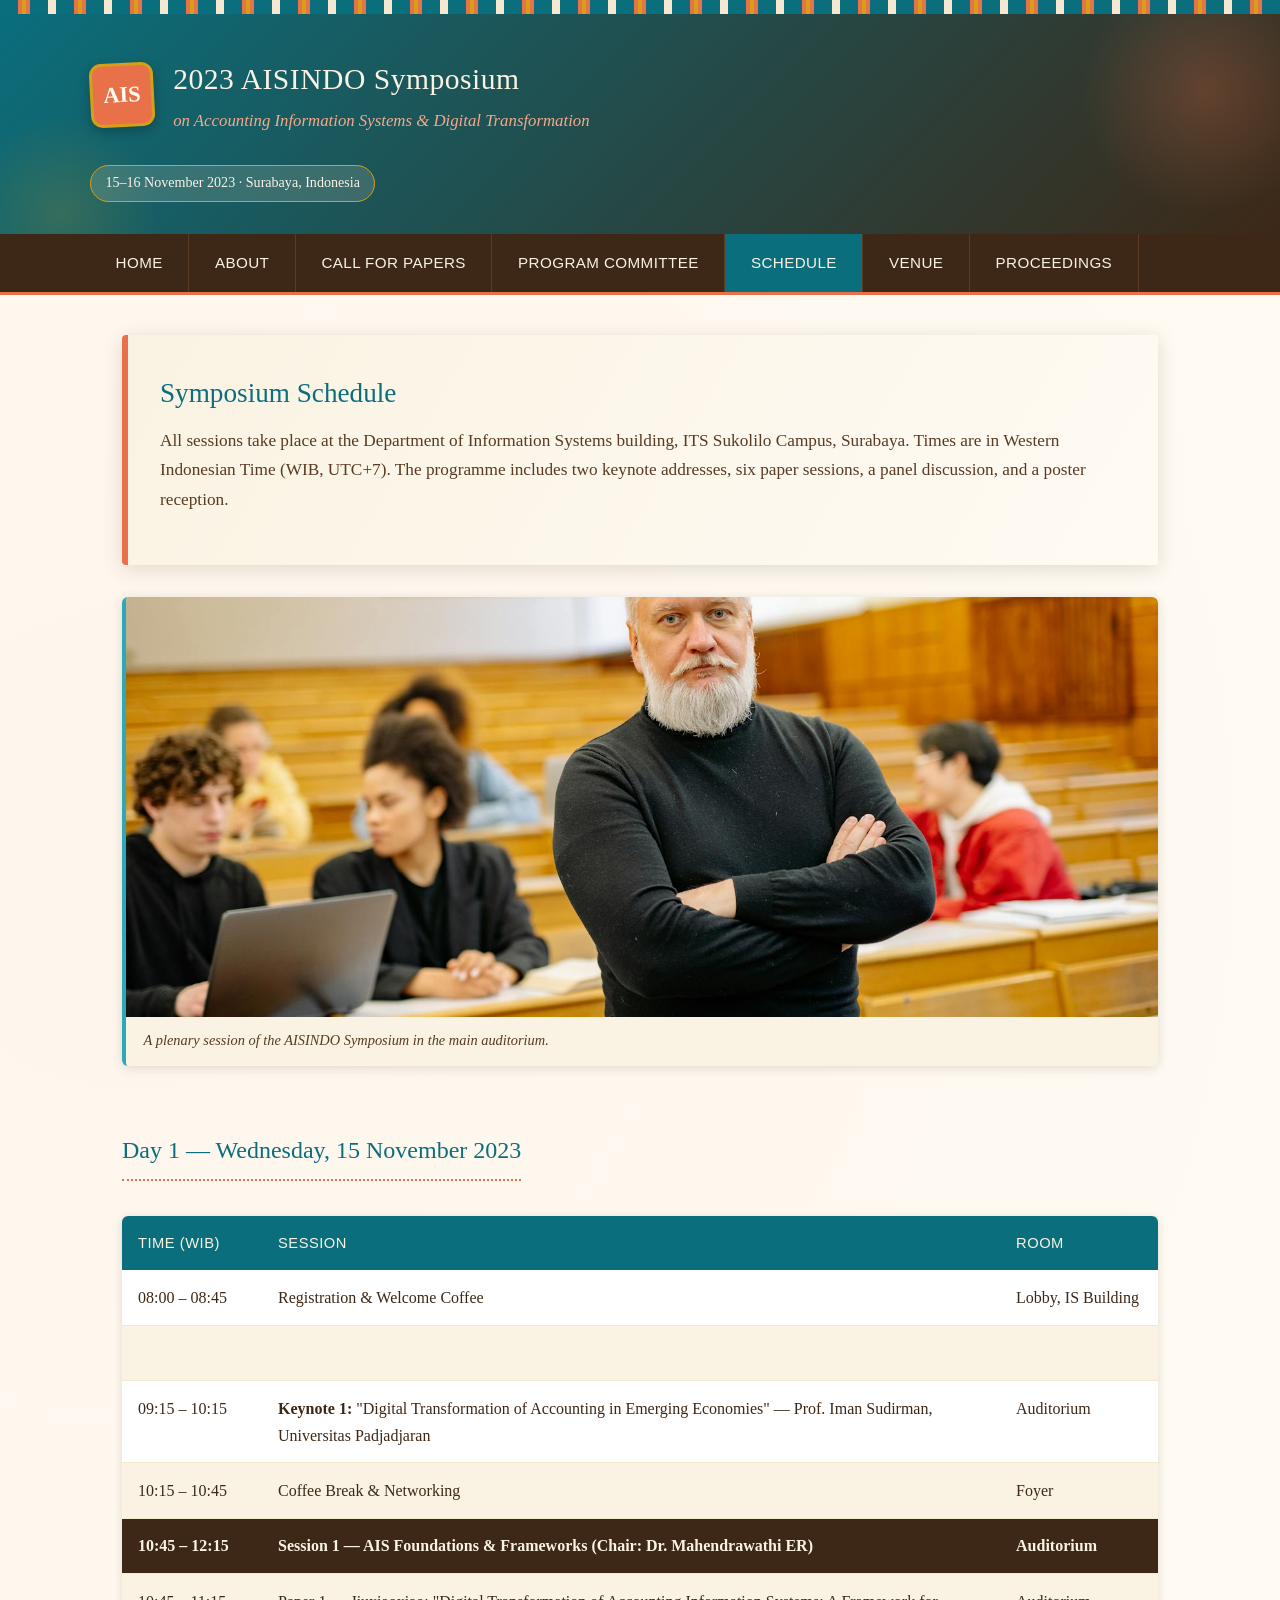
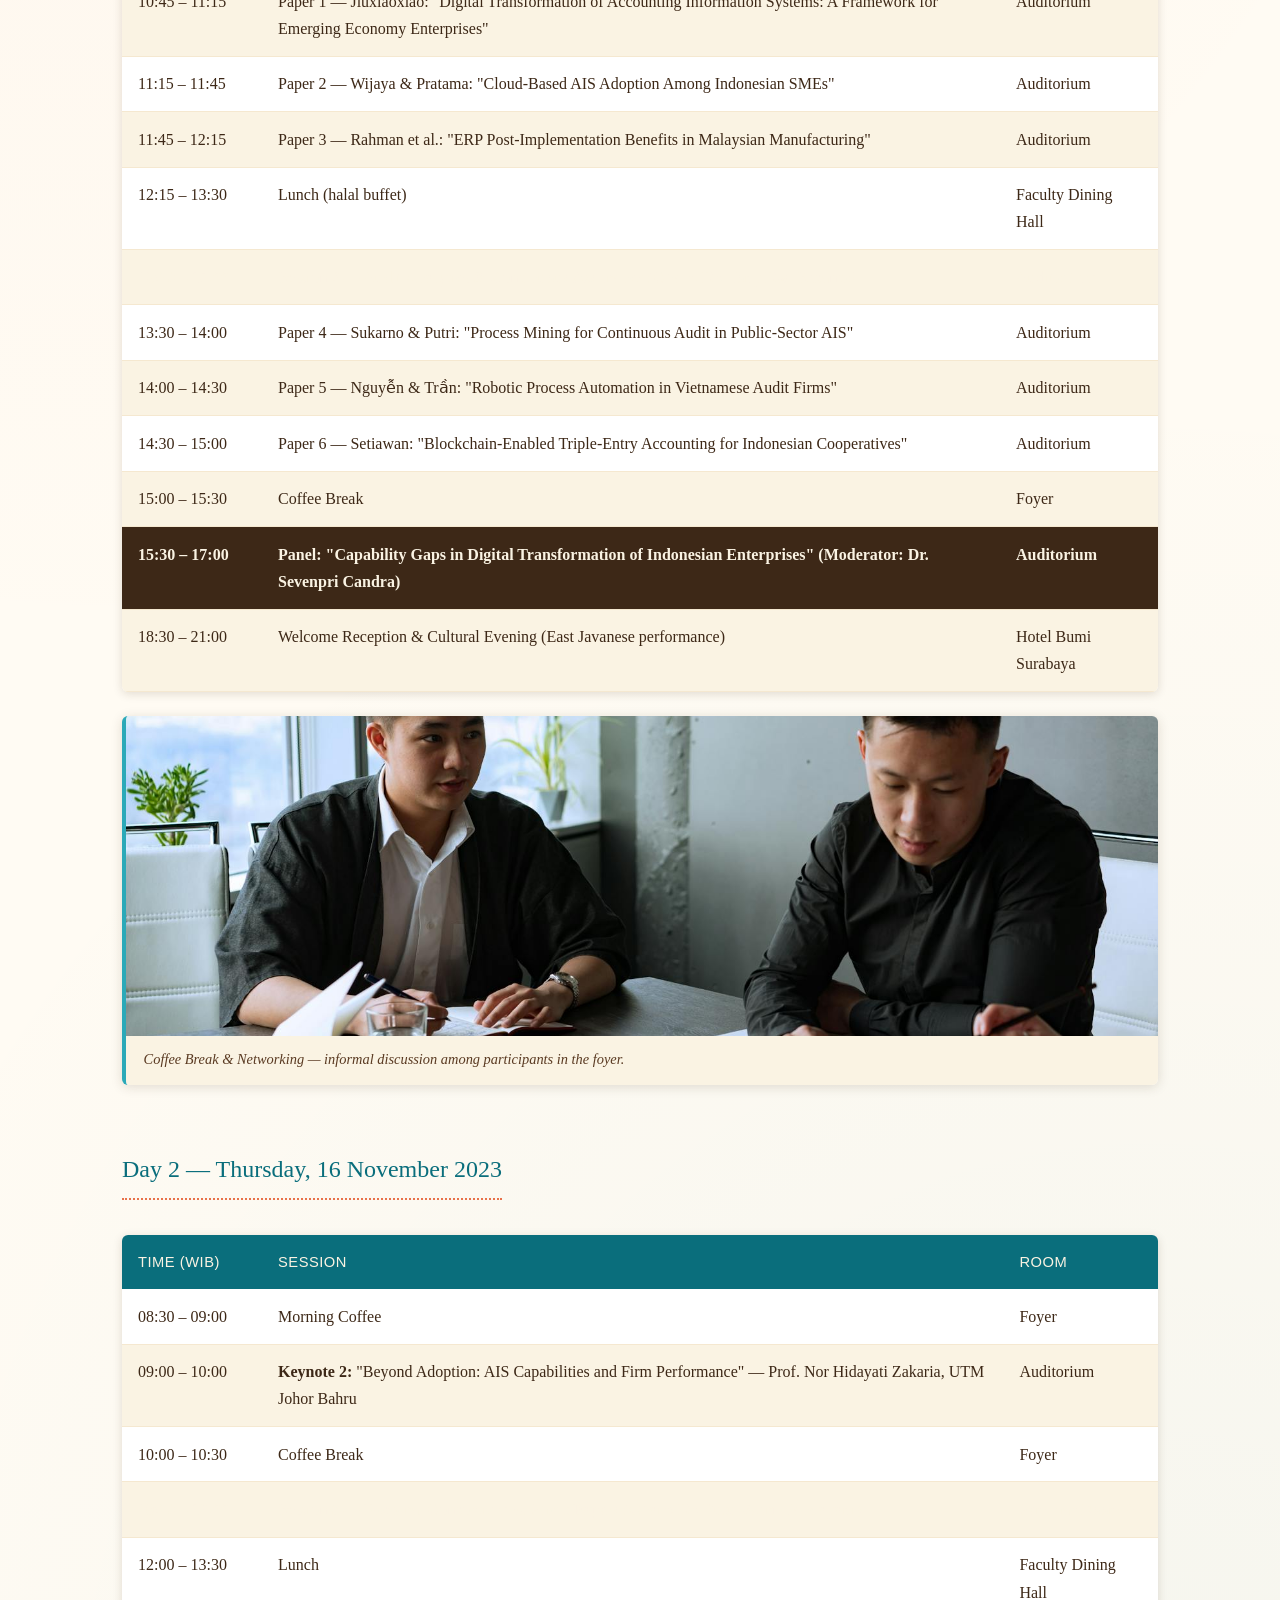
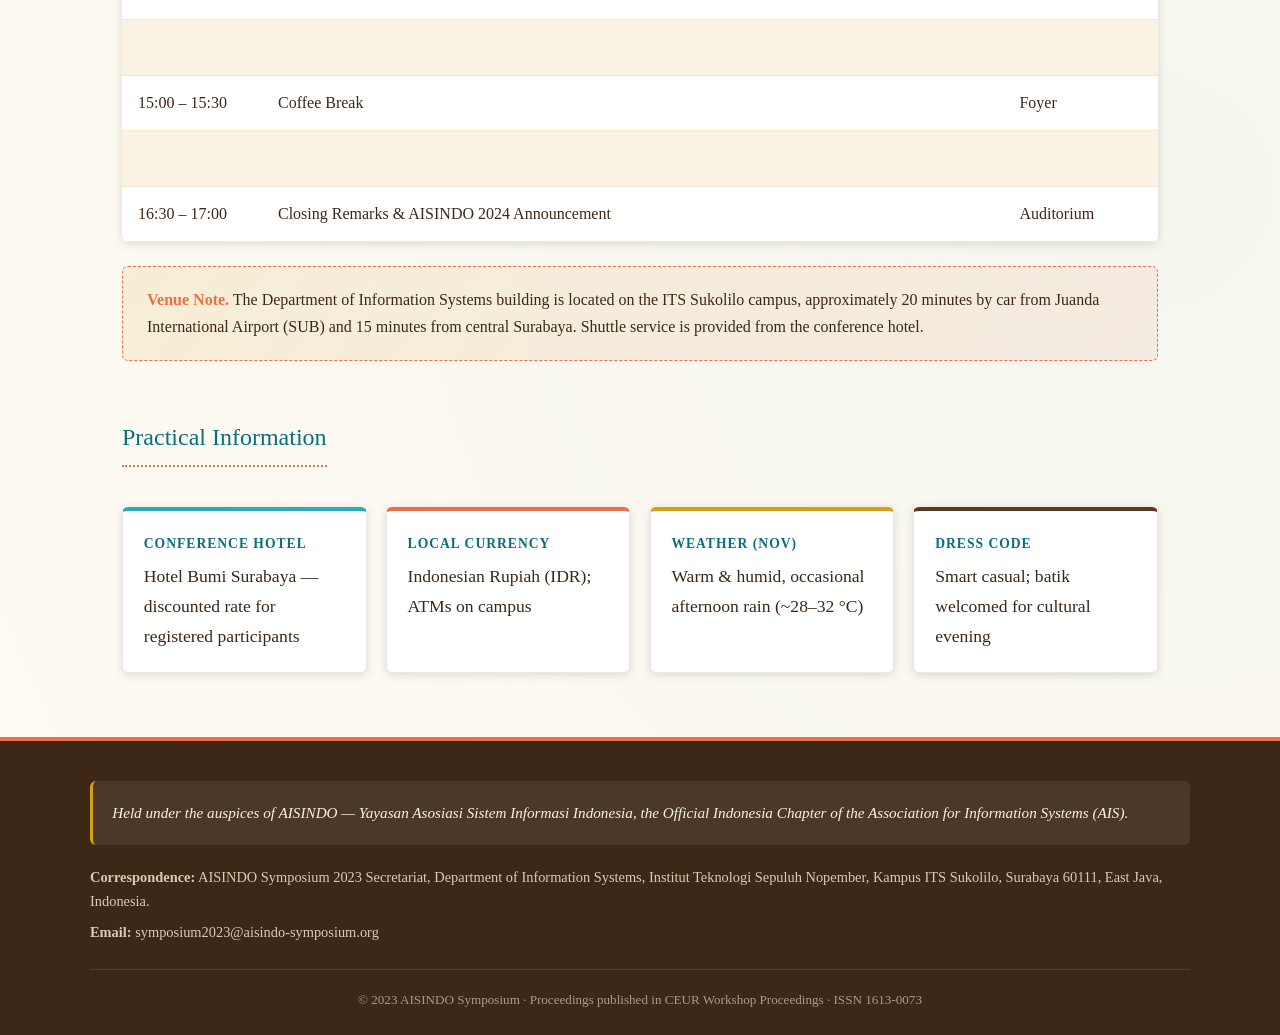
<file: schedule.html>
<!DOCTYPE html>
<html lang="en">
<head>
<meta charset="UTF-8">
<meta name="viewport" content="width=device-width, initial-scale=1.0">
<title>Schedule — AISINDO Symposium 2023</title>
<link rel="stylesheet" href="style.css">
</head>
<body>
<div class="batik-border"></div>
<header>
  <div class="header-inner">
    <div class="brand">
      <div class="brand-mark">AIS</div>
      <div>
        <h1 class="site-title">2023 AISINDO Symposium</h1>
        <div class="site-subtitle">on Accounting Information Systems &amp; Digital Transformation</div>
      </div>
    </div>
    <span class="location-tag">15–16 November 2023 · Surabaya, Indonesia</span>
  </div>
</header>
<nav>
  <ul>
    <li><a href="index.html">Home</a></li>
    <li><a href="about.html">About</a></li>
    <li><a href="cfp.html">Call for Papers</a></li>
    <li><a href="committee.html">Program Committee</a></li>
    <li><a href="schedule.html" class="active">Schedule</a></li>
    <li><a href="venue.html">Venue</a></li>
    <li><a href="proceedings.html">Proceedings</a></li>
  </ul>
</nav>
<main>
  <section class="hero">
    <h2>Symposium Schedule</h2>
    <p class="lead">All sessions take place at the Department of Information Systems building, ITS Sukolilo Campus, Surabaya. Times are in Western Indonesian Time (WIB, UTC+7). The programme includes two keynote addresses, six paper sessions, a panel discussion, and a poster reception.</p>
  </section>

  <figure class="scene-figure">
    <img src="images/conference.jpg" alt="Lecture hall filled with attendees during a plenary session">
    <figcaption>A plenary session of the AISINDO Symposium in the main auditorium.</figcaption>
  </figure>

  <h2 class="section-title">Day 1 — Wednesday, 15 November 2023</h2>
  <table>
    <thead>
      <tr><th style="width:140px">Time (WIB)</th><th>Session</th><th>Room</th></tr>
    </thead>
    <tbody>
      <tr><td>08:00 – 08:45</td><td>Registration &amp; Welcome Coffee</td><td>Lobby, IS Building</td></tr>
      <tr class="session-row"><td>08:45 – 09:15</td><td>Opening Ceremony — Prof. Aris Tjahyanto (General Chair) &amp; AISINDO Executive welcome</td><td>Auditorium</td></tr>
      <tr><td>09:15 – 10:15</td><td><strong>Keynote 1:</strong> "Digital Transformation of Accounting in Emerging Economies" — Prof. Iman Sudirman, Universitas Padjadjaran</td><td>Auditorium</td></tr>
      <tr><td>10:15 – 10:45</td><td>Coffee Break &amp; Networking</td><td>Foyer</td></tr>
      <tr class="session-row"><td>10:45 – 12:15</td><td>Session 1 — AIS Foundations &amp; Frameworks (Chair: Dr. Mahendrawathi ER)</td><td>Auditorium</td></tr>
      <tr><td>10:45 – 11:15</td><td>Paper 1 — Jiuxiaoxiao: "Digital Transformation of Accounting Information Systems: A Framework for Emerging Economy Enterprises"</td><td>Auditorium</td></tr>
      <tr><td>11:15 – 11:45</td><td>Paper 2 — Wijaya &amp; Pratama: "Cloud-Based AIS Adoption Among Indonesian SMEs"</td><td>Auditorium</td></tr>
      <tr><td>11:45 – 12:15</td><td>Paper 3 — Rahman et al.: "ERP Post-Implementation Benefits in Malaysian Manufacturing"</td><td>Auditorium</td></tr>
      <tr><td>12:15 – 13:30</td><td>Lunch (halal buffet)</td><td>Faculty Dining Hall</td></tr>
      <tr class="session-row"><td>13:30 – 15:00</td><td>Session 2 — Audit Analytics &amp; Continuous Assurance (Chair: Dr. Tony Dwi Susanto)</td><td>Auditorium</td></tr>
      <tr><td>13:30 – 14:00</td><td>Paper 4 — Sukarno &amp; Putri: "Process Mining for Continuous Audit in Public-Sector AIS"</td><td>Auditorium</td></tr>
      <tr><td>14:00 – 14:30</td><td>Paper 5 — Nguyễn &amp; Trần: "Robotic Process Automation in Vietnamese Audit Firms"</td><td>Auditorium</td></tr>
      <tr><td>14:30 – 15:00</td><td>Paper 6 — Setiawan: "Blockchain-Enabled Triple-Entry Accounting for Indonesian Cooperatives"</td><td>Auditorium</td></tr>
      <tr><td>15:00 – 15:30</td><td>Coffee Break</td><td>Foyer</td></tr>
      <tr class="session-row"><td>15:30 – 17:00</td><td>Panel: "Capability Gaps in Digital Transformation of Indonesian Enterprises" (Moderator: Dr. Sevenpri Candra)</td><td>Auditorium</td></tr>
      <tr><td>18:30 – 21:00</td><td>Welcome Reception &amp; Cultural Evening (East Javanese performance)</td><td>Hotel Bumi Surabaya</td></tr>
    </tbody>
  </table>

  <figure class="scene-figure scene-figure-narrow">
    <img src="images/networking.jpg" alt="Small group of participants in discussion during a coffee break">
    <figcaption>Coffee Break &amp; Networking — informal discussion among participants in the foyer.</figcaption>
  </figure>

  <h2 class="section-title">Day 2 — Thursday, 16 November 2023</h2>
  <table>
    <thead>
      <tr><th style="width:140px">Time (WIB)</th><th>Session</th><th>Room</th></tr>
    </thead>
    <tbody>
      <tr><td>08:30 – 09:00</td><td>Morning Coffee</td><td>Foyer</td></tr>
      <tr><td>09:00 – 10:00</td><td><strong>Keynote 2:</strong> "Beyond Adoption: AIS Capabilities and Firm Performance" — Prof. Nor Hidayati Zakaria, UTM Johor Bahru</td><td>Auditorium</td></tr>
      <tr><td>10:00 – 10:30</td><td>Coffee Break</td><td>Foyer</td></tr>
      <tr class="session-row"><td>10:30 – 12:00</td><td>Session 3 — Doctoral Consortium &amp; Short Papers (Chair: Dr. Putu Wuri Handayani)</td><td>Seminar Room A</td></tr>
      <tr><td>12:00 – 13:30</td><td>Lunch</td><td>Faculty Dining Hall</td></tr>
      <tr class="session-row"><td>13:30 – 15:00</td><td>Poster Session — student work, industry case studies</td><td>Atrium</td></tr>
      <tr><td>15:00 – 15:30</td><td>Coffee Break</td><td>Foyer</td></tr>
      <tr class="session-row"><td>15:30 – 16:30</td><td>Closing Plenary &amp; Best Paper Award</td><td>Auditorium</td></tr>
      <tr><td>16:30 – 17:00</td><td>Closing Remarks &amp; AISINDO 2024 Announcement</td><td>Auditorium</td></tr>
    </tbody>
  </table>

  <div class="callout">
    <strong>Venue Note.</strong> The Department of Information Systems building is located on the ITS Sukolilo campus, approximately 20 minutes by car from Juanda International Airport (SUB) and 15 minutes from central Surabaya. Shuttle service is provided from the conference hotel.
  </div>

  <h2 class="section-title">Practical Information</h2>
  <div class="info-grid">
    <div class="info-card">
      <h4>Conference Hotel</h4>
      <div class="value">Hotel Bumi Surabaya — discounted rate for registered participants</div>
    </div>
    <div class="info-card coral">
      <h4>Local Currency</h4>
      <div class="value">Indonesian Rupiah (IDR); ATMs on campus</div>
    </div>
    <div class="info-card gold">
      <h4>Weather (Nov)</h4>
      <div class="value">Warm &amp; humid, occasional afternoon rain (~28–32 °C)</div>
    </div>
    <div class="info-card jati">
      <h4>Dress Code</h4>
      <div class="value">Smart casual; batik welcomed for cultural evening</div>
    </div>
  </div>
</main>

<footer>
  <div class="footer-inner">
    <div class="aisindo-notice">
      Held under the auspices of AISINDO — Yayasan Asosiasi Sistem Informasi Indonesia, the Official Indonesia Chapter of the Association for Information Systems (AIS).
    </div>
    <p><strong>Correspondence:</strong> AISINDO Symposium 2023 Secretariat, Department of Information Systems, Institut Teknologi Sepuluh Nopember, Kampus ITS Sukolilo, Surabaya 60111, East Java, Indonesia.</p>
    <p><strong>Email:</strong> symposium2023@aisindo-symposium.org</p>
    <div class="copyright">© 2023 AISINDO Symposium · Proceedings published in CEUR Workshop Proceedings · ISSN 1613-0073</div>
  </div>
</footer>
</body>
</html>
</file>
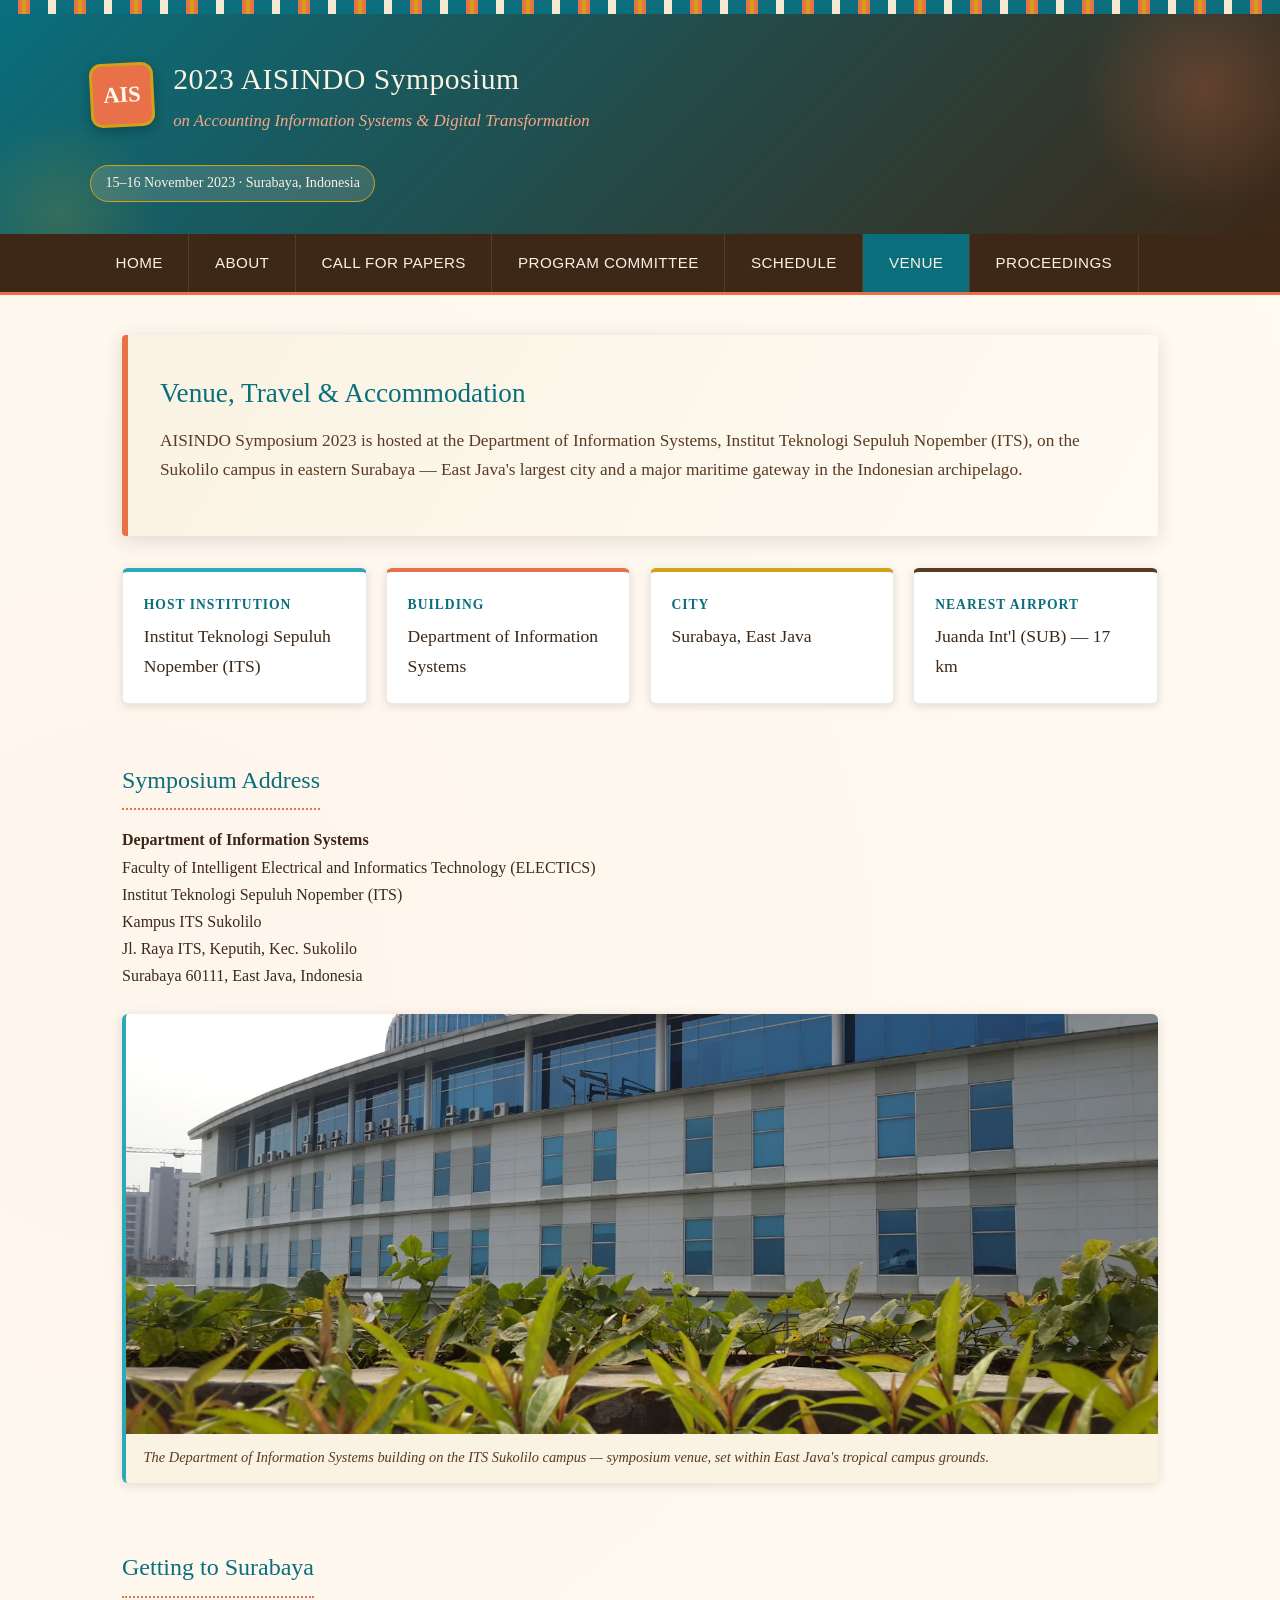
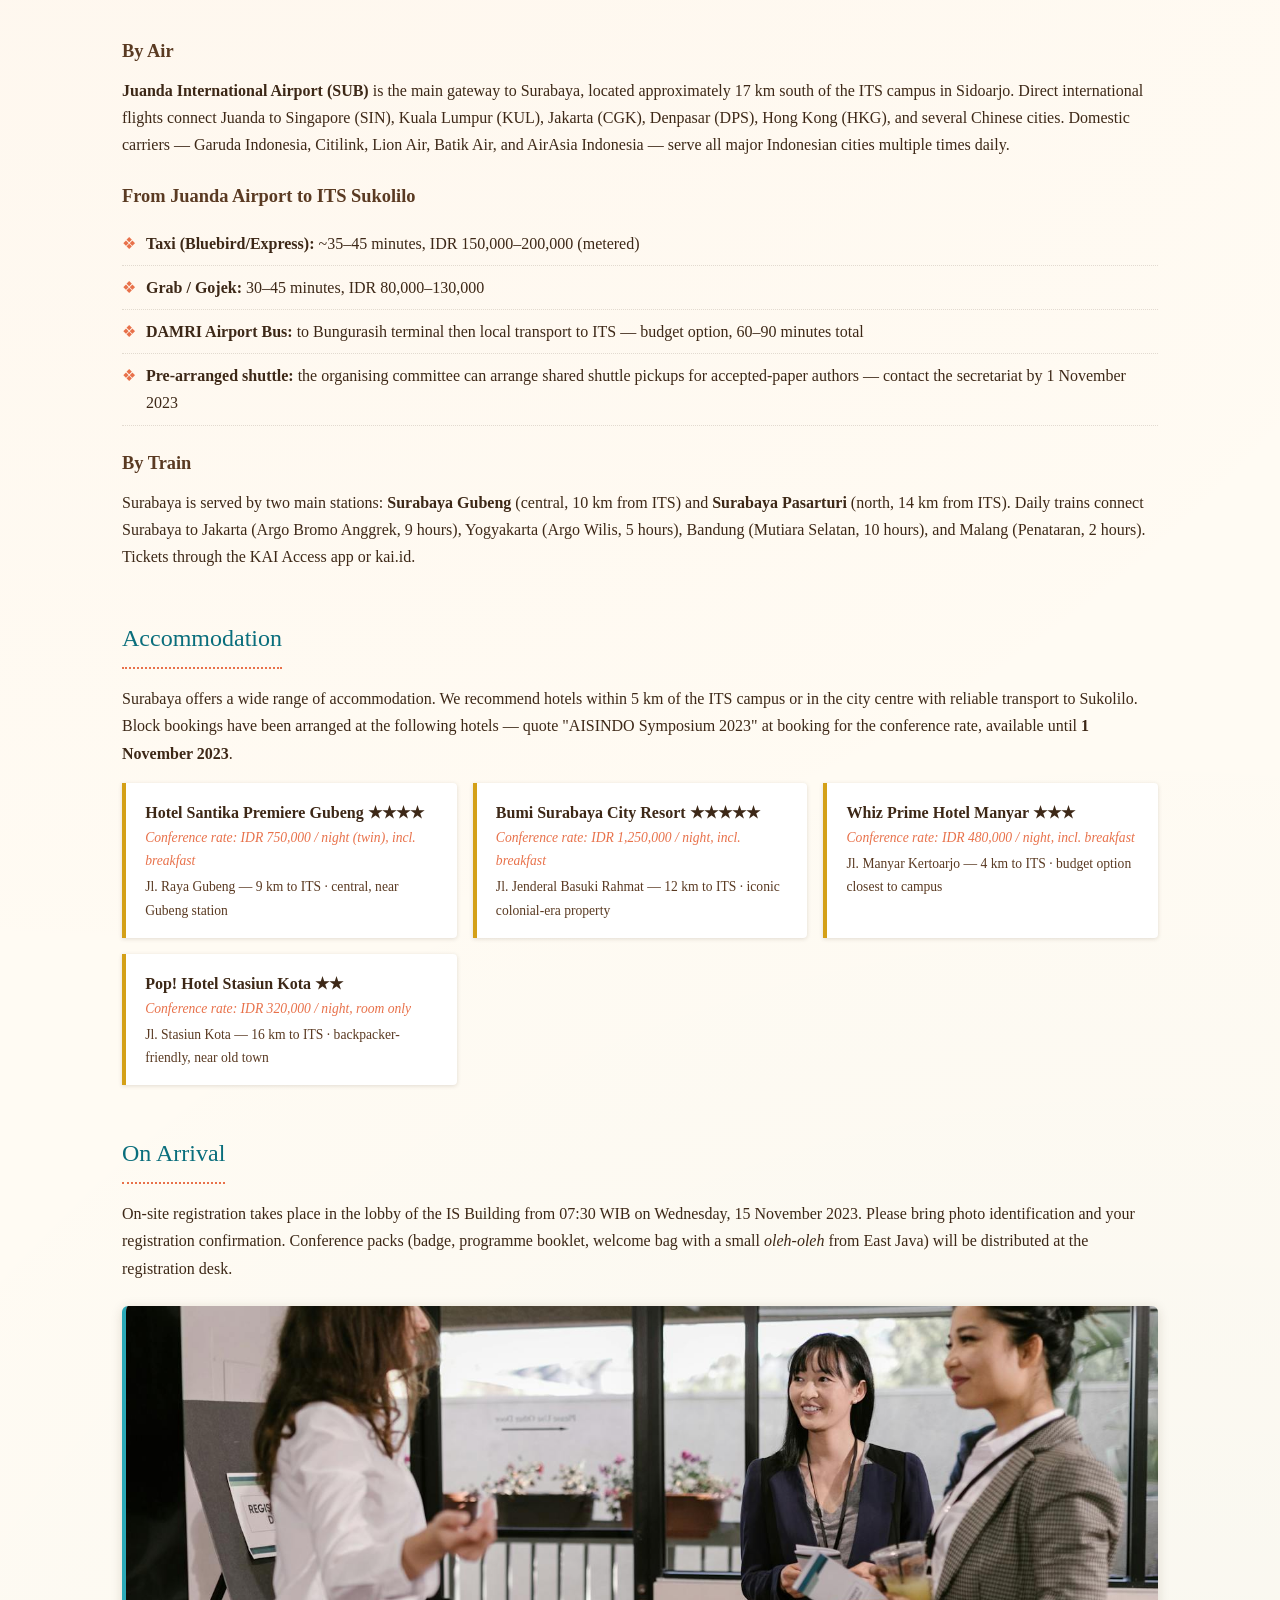
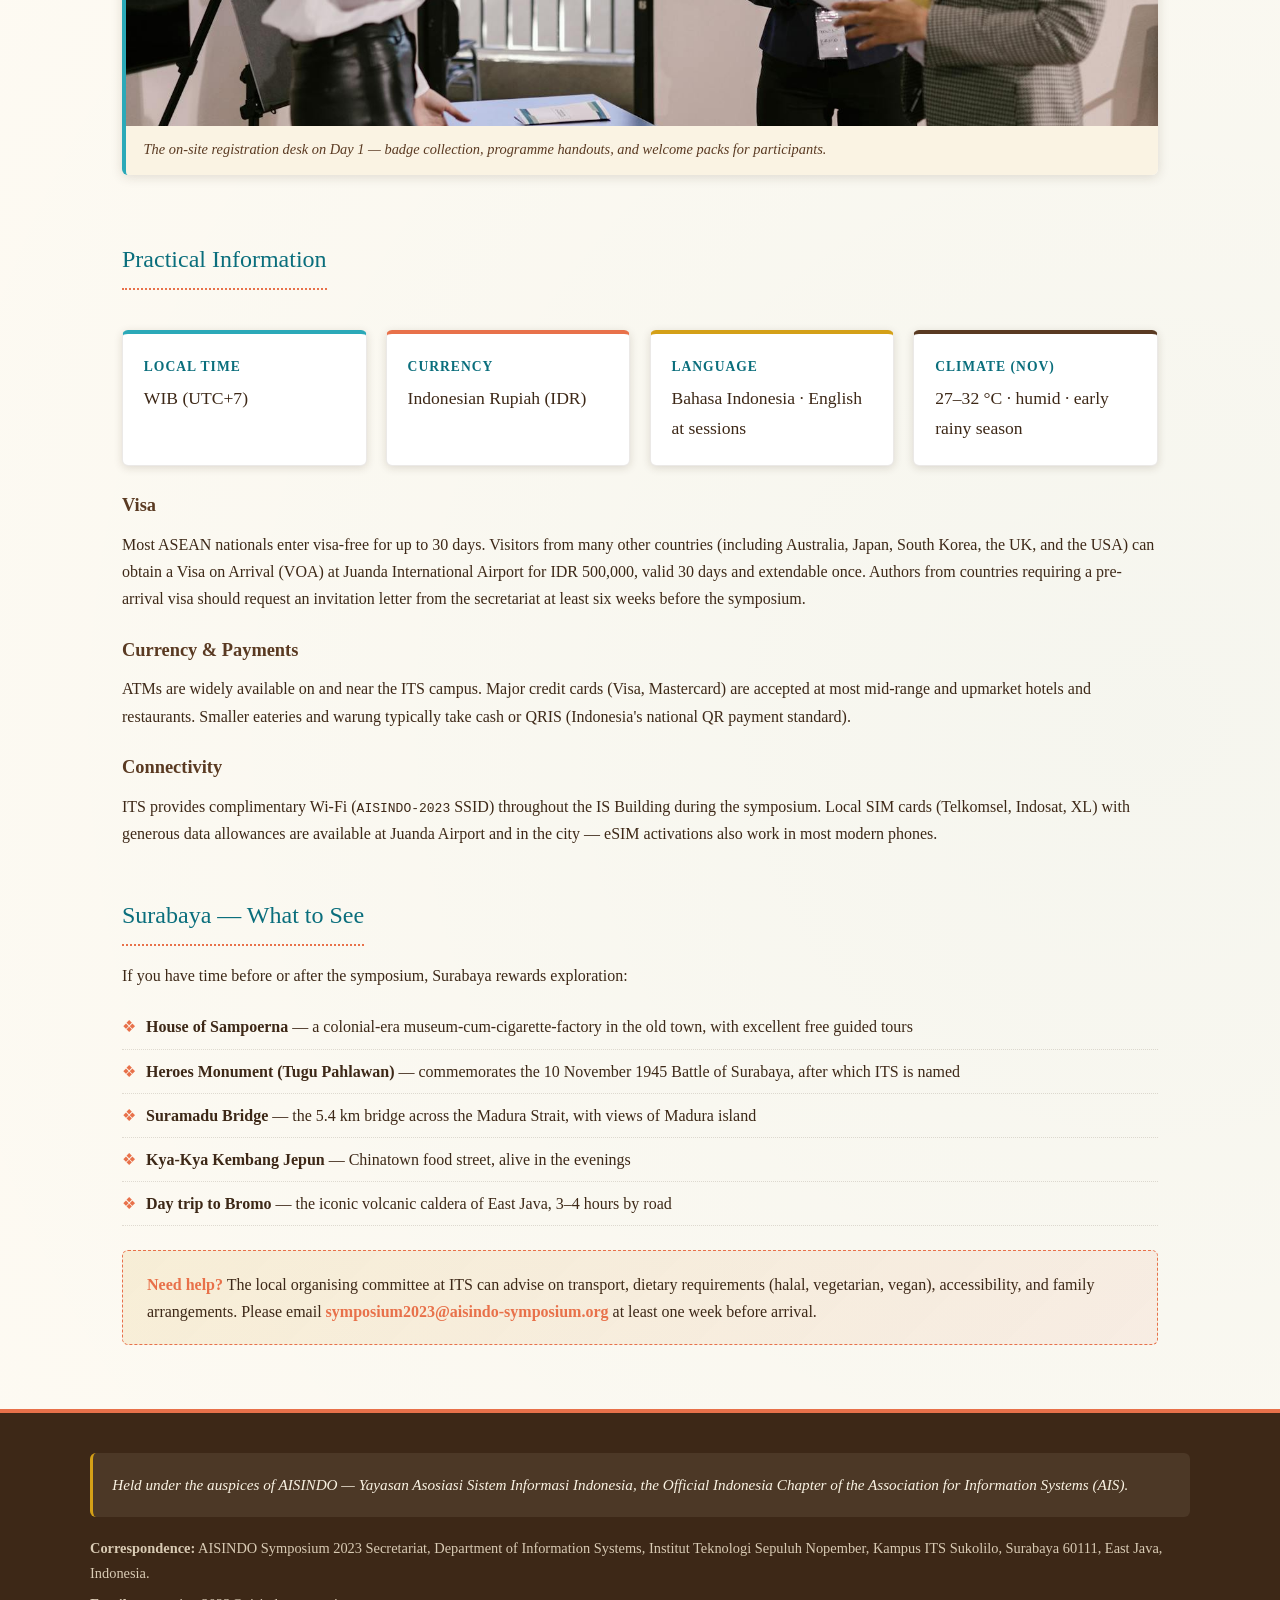
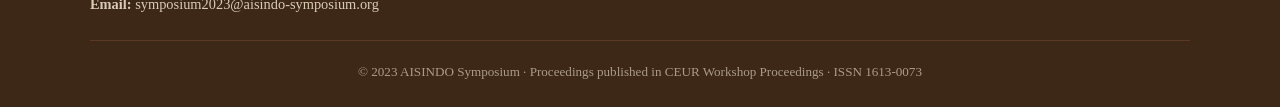
<file: venue.html>
<!DOCTYPE html>
<html lang="en">
<head>
<meta charset="UTF-8">
<meta name="viewport" content="width=device-width, initial-scale=1.0">
<title>Venue &amp; Travel — AISINDO Symposium 2023</title>
<link rel="stylesheet" href="style.css">
</head>
<body>
<div class="batik-border"></div>
<header>
  <div class="header-inner">
    <div class="brand">
      <div class="brand-mark">AIS</div>
      <div>
        <h1 class="site-title">2023 AISINDO Symposium</h1>
        <div class="site-subtitle">on Accounting Information Systems &amp; Digital Transformation</div>
      </div>
    </div>
    <span class="location-tag">15–16 November 2023 · Surabaya, Indonesia</span>
  </div>
</header>
<nav>
  <ul>
    <li><a href="index.html">Home</a></li>
    <li><a href="about.html">About</a></li>
    <li><a href="cfp.html">Call for Papers</a></li>
    <li><a href="committee.html">Program Committee</a></li>
    <li><a href="schedule.html">Schedule</a></li>
    <li><a href="venue.html" class="active">Venue</a></li>
    <li><a href="proceedings.html">Proceedings</a></li>
  </ul>
</nav>
<main>
  <section class="hero">
    <h2>Venue, Travel &amp; Accommodation</h2>
    <p class="lead">AISINDO Symposium 2023 is hosted at the Department of Information Systems, Institut Teknologi Sepuluh Nopember (ITS), on the Sukolilo campus in eastern Surabaya — East Java's largest city and a major maritime gateway in the Indonesian archipelago.</p>
  </section>

  <div class="info-grid">
    <div class="info-card">
      <h4>Host Institution</h4>
      <div class="value">Institut Teknologi Sepuluh Nopember (ITS)</div>
    </div>
    <div class="info-card coral">
      <h4>Building</h4>
      <div class="value">Department of Information Systems</div>
    </div>
    <div class="info-card gold">
      <h4>City</h4>
      <div class="value">Surabaya, East Java</div>
    </div>
    <div class="info-card jati">
      <h4>Nearest Airport</h4>
      <div class="value">Juanda Int'l (SUB) — 17 km</div>
    </div>
  </div>

  <h2 class="section-title">Symposium Address</h2>
  <p>
    <strong>Department of Information Systems</strong><br>
    Faculty of Intelligent Electrical and Informatics Technology (ELECTICS)<br>
    Institut Teknologi Sepuluh Nopember (ITS)<br>
    Kampus ITS Sukolilo<br>
    Jl. Raya ITS, Keputih, Kec. Sukolilo<br>
    Surabaya 60111, East Java, Indonesia
  </p>

  <figure class="scene-figure">
    <img src="images/venue.jpg" alt="ITS Surabaya campus — Department of Information Systems building amid tropical landscaping">
    <figcaption>The Department of Information Systems building on the ITS Sukolilo campus — symposium venue, set within East Java's tropical campus grounds.</figcaption>
  </figure>

  <h2 class="section-title">Getting to Surabaya</h2>

  <h3>By Air</h3>
  <p><strong>Juanda International Airport (SUB)</strong> is the main gateway to Surabaya, located approximately 17 km south of the ITS campus in Sidoarjo. Direct international flights connect Juanda to Singapore (SIN), Kuala Lumpur (KUL), Jakarta (CGK), Denpasar (DPS), Hong Kong (HKG), and several Chinese cities. Domestic carriers — Garuda Indonesia, Citilink, Lion Air, Batik Air, and AirAsia Indonesia — serve all major Indonesian cities multiple times daily.</p>

  <h3>From Juanda Airport to ITS Sukolilo</h3>
  <ul class="styled-list">
    <li><strong>Taxi (Bluebird/Express):</strong> ~35–45 minutes, IDR 150,000–200,000 (metered)</li>
    <li><strong>Grab / Gojek:</strong> 30–45 minutes, IDR 80,000–130,000</li>
    <li><strong>DAMRI Airport Bus:</strong> to Bungurasih terminal then local transport to ITS — budget option, 60–90 minutes total</li>
    <li><strong>Pre-arranged shuttle:</strong> the organising committee can arrange shared shuttle pickups for accepted-paper authors — contact the secretariat by 1 November 2023</li>
  </ul>

  <h3>By Train</h3>
  <p>Surabaya is served by two main stations: <strong>Surabaya Gubeng</strong> (central, 10 km from ITS) and <strong>Surabaya Pasarturi</strong> (north, 14 km from ITS). Daily trains connect Surabaya to Jakarta (Argo Bromo Anggrek, 9 hours), Yogyakarta (Argo Wilis, 5 hours), Bandung (Mutiara Selatan, 10 hours), and Malang (Penataran, 2 hours). Tickets through the KAI Access app or kai.id.</p>

  <h2 class="section-title">Accommodation</h2>
  <p>Surabaya offers a wide range of accommodation. We recommend hotels within 5 km of the ITS campus or in the city centre with reliable transport to Sukolilo. Block bookings have been arranged at the following hotels — quote "AISINDO Symposium 2023" at booking for the conference rate, available until <strong>1 November 2023</strong>.</p>

  <div class="committee-grid">
    <div class="committee-card">
      <div class="name">Hotel Santika Premiere Gubeng ★★★★</div>
      <div class="role">Conference rate: IDR 750,000 / night (twin), incl. breakfast</div>
      <div class="aff">Jl. Raya Gubeng — 9 km to ITS · central, near Gubeng station</div>
    </div>
    <div class="committee-card">
      <div class="name">Bumi Surabaya City Resort ★★★★★</div>
      <div class="role">Conference rate: IDR 1,250,000 / night, incl. breakfast</div>
      <div class="aff">Jl. Jenderal Basuki Rahmat — 12 km to ITS · iconic colonial-era property</div>
    </div>
    <div class="committee-card">
      <div class="name">Whiz Prime Hotel Manyar ★★★</div>
      <div class="role">Conference rate: IDR 480,000 / night, incl. breakfast</div>
      <div class="aff">Jl. Manyar Kertoarjo — 4 km to ITS · budget option closest to campus</div>
    </div>
    <div class="committee-card">
      <div class="name">Pop! Hotel Stasiun Kota ★★</div>
      <div class="role">Conference rate: IDR 320,000 / night, room only</div>
      <div class="aff">Jl. Stasiun Kota — 16 km to ITS · backpacker-friendly, near old town</div>
    </div>
  </div>

  <h2 class="section-title">On Arrival</h2>
  <p>On-site registration takes place in the lobby of the IS Building from 07:30 WIB on Wednesday, 15 November 2023. Please bring photo identification and your registration confirmation. Conference packs (badge, programme booklet, welcome bag with a small <em>oleh-oleh</em> from East Java) will be distributed at the registration desk.</p>

  <figure class="scene-figure">
    <img src="images/registration.jpg" alt="Symposium registration desk with name badges and printed programmes">
    <figcaption>The on-site registration desk on Day 1 — badge collection, programme handouts, and welcome packs for participants.</figcaption>
  </figure>

  <h2 class="section-title">Practical Information</h2>

  <div class="info-grid">
    <div class="info-card">
      <h4>Local Time</h4>
      <div class="value">WIB (UTC+7)</div>
    </div>
    <div class="info-card coral">
      <h4>Currency</h4>
      <div class="value">Indonesian Rupiah (IDR)</div>
    </div>
    <div class="info-card gold">
      <h4>Language</h4>
      <div class="value">Bahasa Indonesia · English at sessions</div>
    </div>
    <div class="info-card jati">
      <h4>Climate (Nov)</h4>
      <div class="value">27–32 °C · humid · early rainy season</div>
    </div>
  </div>

  <h3>Visa</h3>
  <p>Most ASEAN nationals enter visa-free for up to 30 days. Visitors from many other countries (including Australia, Japan, South Korea, the UK, and the USA) can obtain a Visa on Arrival (VOA) at Juanda International Airport for IDR 500,000, valid 30 days and extendable once. Authors from countries requiring a pre-arrival visa should request an invitation letter from the secretariat at least six weeks before the symposium.</p>

  <h3>Currency &amp; Payments</h3>
  <p>ATMs are widely available on and near the ITS campus. Major credit cards (Visa, Mastercard) are accepted at most mid-range and upmarket hotels and restaurants. Smaller eateries and warung typically take cash or QRIS (Indonesia's national QR payment standard).</p>

  <h3>Connectivity</h3>
  <p>ITS provides complimentary Wi-Fi (<code>AISINDO-2023</code> SSID) throughout the IS Building during the symposium. Local SIM cards (Telkomsel, Indosat, XL) with generous data allowances are available at Juanda Airport and in the city — eSIM activations also work in most modern phones.</p>

  <h2 class="section-title">Surabaya — What to See</h2>
  <p>If you have time before or after the symposium, Surabaya rewards exploration:</p>
  <ul class="styled-list">
    <li><strong>House of Sampoerna</strong> — a colonial-era museum-cum-cigarette-factory in the old town, with excellent free guided tours</li>
    <li><strong>Heroes Monument (Tugu Pahlawan)</strong> — commemorates the 10 November 1945 Battle of Surabaya, after which ITS is named</li>
    <li><strong>Suramadu Bridge</strong> — the 5.4 km bridge across the Madura Strait, with views of Madura island</li>
    <li><strong>Kya-Kya Kembang Jepun</strong> — Chinatown food street, alive in the evenings</li>
    <li><strong>Day trip to Bromo</strong> — the iconic volcanic caldera of East Java, 3–4 hours by road</li>
  </ul>

  <div class="callout">
    <strong>Need help?</strong> The local organising committee at ITS can advise on transport, dietary requirements (halal, vegetarian, vegan), accessibility, and family arrangements. Please email <strong>symposium2023@aisindo-symposium.org</strong> at least one week before arrival.
  </div>
</main>

<footer>
  <div class="footer-inner">
    <div class="aisindo-notice">
      Held under the auspices of AISINDO — Yayasan Asosiasi Sistem Informasi Indonesia, the Official Indonesia Chapter of the Association for Information Systems (AIS).
    </div>
    <p><strong>Correspondence:</strong> AISINDO Symposium 2023 Secretariat, Department of Information Systems, Institut Teknologi Sepuluh Nopember, Kampus ITS Sukolilo, Surabaya 60111, East Java, Indonesia.</p>
    <p><strong>Email:</strong> symposium2023@aisindo-symposium.org</p>
    <div class="copyright">© 2023 AISINDO Symposium · Proceedings published in CEUR Workshop Proceedings · ISSN 1613-0073</div>
  </div>
</footer>
</body>
</html>
</file>
<file: style.css>
/* AISINDO Symposium - Warm Tropical Indonesian Design */
/* Color palette: teal sea, coral sunset, sand, dark brown (kayu jati) */

:root {
  --teal-deep: #0a6e7c;
  --teal-light: #2ba9b8;
  --coral: #e8714a;
  --coral-light: #f4a98a;
  --sand: #f5e8d0;
  --sand-light: #faf3e3;
  --jati: #3d2817;
  --jati-soft: #5a3a22;
  --gold: #d4a017;
  --cream: #fffbf3;
  --shadow: rgba(61, 40, 23, 0.15);
}

* { margin: 0; padding: 0; box-sizing: border-box; }

body {
  font-family: 'Georgia', 'Palatino Linotype', serif;
  background: var(--cream);
  color: var(--jati);
  line-height: 1.7;
  min-height: 100vh;
  background-image:
    radial-gradient(circle at 10% 20%, rgba(232, 113, 74, 0.04) 0%, transparent 40%),
    radial-gradient(circle at 90% 80%, rgba(10, 110, 124, 0.04) 0%, transparent 40%);
}

/* Batik-inspired top ornamental border */
.batik-border {
  height: 14px;
  background:
    repeating-linear-gradient(
      90deg,
      var(--teal-deep) 0px,
      var(--teal-deep) 18px,
      var(--coral) 18px,
      var(--coral) 22px,
      var(--gold) 22px,
      var(--gold) 26px,
      var(--coral) 26px,
      var(--coral) 30px,
      var(--teal-deep) 30px,
      var(--teal-deep) 48px,
      var(--sand) 48px,
      var(--sand) 56px
    );
}

header {
  background: linear-gradient(135deg, var(--teal-deep) 0%, var(--jati) 100%);
  color: var(--sand-light);
  padding: 2.5rem 2rem 2rem;
  position: relative;
  overflow: hidden;
}

header::before {
  content: "";
  position: absolute;
  top: -50px; right: -50px;
  width: 250px; height: 250px;
  border-radius: 50%;
  background: radial-gradient(circle, var(--coral) 0%, transparent 70%);
  opacity: 0.25;
}

header::after {
  content: "";
  position: absolute;
  bottom: -80px; left: -40px;
  width: 200px; height: 200px;
  border-radius: 50%;
  background: radial-gradient(circle, var(--gold) 0%, transparent 70%);
  opacity: 0.18;
}

.header-inner {
  max-width: 1100px;
  margin: 0 auto;
  position: relative;
  z-index: 2;
}

.brand {
  display: flex;
  align-items: center;
  gap: 1.2rem;
  margin-bottom: 1rem;
}

.brand-mark {
  width: 64px; height: 64px;
  background: var(--coral);
  border: 3px solid var(--gold);
  border-radius: 12px;
  display: flex;
  align-items: center;
  justify-content: center;
  font-family: Georgia, serif;
  font-size: 1.4rem;
  font-weight: bold;
  color: var(--cream);
  transform: rotate(-3deg);
  box-shadow: 0 4px 12px rgba(0,0,0,0.25);
}

h1.site-title {
  font-size: 1.85rem;
  font-weight: normal;
  letter-spacing: 0.5px;
  color: var(--sand-light);
}

.site-subtitle {
  color: var(--coral-light);
  font-style: italic;
  font-size: 1.05rem;
  margin-top: 0.2rem;
}

.location-tag {
  display: inline-block;
  margin-top: 0.8rem;
  padding: 0.35rem 0.9rem;
  background: rgba(245, 232, 208, 0.15);
  border: 1px solid var(--gold);
  border-radius: 20px;
  font-size: 0.88rem;
  color: var(--sand-light);
}

nav {
  background: var(--jati);
  border-bottom: 3px solid var(--coral);
  padding: 0;
}

nav ul {
  max-width: 1100px;
  margin: 0 auto;
  list-style: none;
  display: flex;
  flex-wrap: wrap;
}

nav li a {
  display: block;
  padding: 1rem 1.6rem;
  color: var(--sand-light);
  text-decoration: none;
  font-family: 'Trebuchet MS', sans-serif;
  font-size: 0.95rem;
  letter-spacing: 0.4px;
  text-transform: uppercase;
  border-right: 1px solid var(--jati-soft);
  transition: background 0.2s;
}

nav li a:hover, nav li a.active {
  background: var(--teal-deep);
  color: var(--sand-light);
}

main {
  max-width: 1100px;
  margin: 2.5rem auto;
  padding: 0 2rem;
}

.hero {
  background: linear-gradient(120deg, var(--sand-light) 0%, var(--cream) 100%);
  border-left: 6px solid var(--coral);
  padding: 2.2rem 2rem;
  margin-bottom: 2rem;
  border-radius: 4px;
  box-shadow: 0 4px 20px var(--shadow);
  position: relative;
}

.hero h2 {
  color: var(--teal-deep);
  font-size: 1.7rem;
  margin-bottom: 0.6rem;
  font-weight: normal;
}

.hero .lead {
  color: var(--jati-soft);
  font-size: 1.08rem;
}

h2.section-title {
  color: var(--teal-deep);
  font-size: 1.5rem;
  font-weight: normal;
  margin: 2rem 0 1rem;
  padding-bottom: 0.5rem;
  border-bottom: 2px dotted var(--coral);
  display: inline-block;
}

h3 {
  color: var(--jati-soft);
  font-size: 1.15rem;
  margin: 1.4rem 0 0.6rem;
}

p { margin-bottom: 1rem; }

.info-grid {
  display: grid;
  grid-template-columns: repeat(auto-fit, minmax(240px, 1fr));
  gap: 1.2rem;
  margin: 1.5rem 0;
}

.info-card {
  background: white;
  border: 1px solid rgba(61, 40, 23, 0.1);
  border-top: 4px solid var(--teal-light);
  padding: 1.3rem;
  border-radius: 6px;
  box-shadow: 0 2px 8px var(--shadow);
}

.info-card.coral { border-top-color: var(--coral); }
.info-card.gold { border-top-color: var(--gold); }
.info-card.jati { border-top-color: var(--jati-soft); }

.info-card h4 {
  color: var(--teal-deep);
  font-size: 0.85rem;
  text-transform: uppercase;
  letter-spacing: 1px;
  margin-bottom: 0.4rem;
}

.info-card .value {
  font-size: 1.1rem;
  color: var(--jati);
}

table {
  width: 100%;
  border-collapse: collapse;
  background: white;
  border-radius: 6px;
  overflow: hidden;
  box-shadow: 0 2px 10px var(--shadow);
  margin: 1.2rem 0;
}

th {
  background: var(--teal-deep);
  color: var(--sand-light);
  padding: 0.9rem 1rem;
  text-align: left;
  font-family: 'Trebuchet MS', sans-serif;
  font-weight: normal;
  letter-spacing: 0.5px;
  font-size: 0.92rem;
  text-transform: uppercase;
}

td {
  padding: 0.85rem 1rem;
  border-bottom: 1px solid var(--sand);
  vertical-align: top;
}

tr:nth-child(even) td { background: var(--sand-light); }
tr:hover td { background: rgba(232, 113, 74, 0.08); }

.session-row { background: var(--jati) !important; color: var(--sand-light) !important; }
.session-row td { color: var(--sand-light); font-weight: bold; }

ul.styled-list { list-style: none; padding-left: 0; }
ul.styled-list li {
  padding: 0.5rem 0 0.5rem 1.5rem;
  border-bottom: 1px dotted rgba(61, 40, 23, 0.15);
  position: relative;
}
ul.styled-list li::before {
  content: "❖";
  color: var(--coral);
  position: absolute;
  left: 0;
}

.committee-grid {
  display: grid;
  grid-template-columns: repeat(auto-fit, minmax(280px, 1fr));
  gap: 1rem;
  margin: 1rem 0;
}

.committee-card {
  background: white;
  padding: 1rem 1.2rem;
  border-left: 4px solid var(--gold);
  border-radius: 0 4px 4px 0;
  box-shadow: 0 1px 4px var(--shadow);
}

.committee-card .name { font-weight: bold; color: var(--jati); }
.committee-card .role { color: var(--coral); font-size: 0.85rem; font-style: italic; }
.committee-card .aff { color: var(--jati-soft); font-size: 0.85rem; margin-top: 0.2rem; }

.paper-entry {
  background: white;
  border-left: 4px solid var(--teal-light);
  padding: 1.2rem 1.4rem;
  margin-bottom: 1rem;
  border-radius: 0 6px 6px 0;
  box-shadow: 0 2px 8px var(--shadow);
}

.paper-entry .paper-num {
  display: inline-block;
  background: var(--coral);
  color: white;
  padding: 0.15rem 0.6rem;
  border-radius: 3px;
  font-size: 0.8rem;
  margin-right: 0.5rem;
}

.paper-entry .paper-title {
  font-weight: bold;
  color: var(--teal-deep);
  font-size: 1.05rem;
}

.paper-entry .paper-authors {
  color: var(--jati-soft);
  font-style: italic;
  margin: 0.3rem 0;
  font-size: 0.95rem;
}

.paper-entry .paper-aff { color: #777; font-size: 0.85rem; }

.callout {
  background: linear-gradient(135deg, rgba(212, 160, 23, 0.12), rgba(232, 113, 74, 0.08));
  border: 1px dashed var(--coral);
  padding: 1.2rem 1.5rem;
  border-radius: 6px;
  margin: 1.5rem 0;
}

.callout strong { color: var(--coral); }

.deadline-box {
  background: var(--jati);
  color: var(--sand-light);
  padding: 1.5rem;
  border-radius: 6px;
  margin: 1.5rem 0;
  display: grid;
  grid-template-columns: repeat(auto-fit, minmax(180px, 1fr));
  gap: 1rem;
}

.deadline-box .item .label {
  font-size: 0.78rem;
  text-transform: uppercase;
  color: var(--gold);
  letter-spacing: 1px;
}

.deadline-box .item .date {
  font-size: 1.05rem;
  color: var(--sand-light);
  margin-top: 0.2rem;
}

footer {
  background: var(--jati);
  color: var(--sand-light);
  margin-top: 4rem;
  padding: 2.5rem 2rem 1.5rem;
  border-top: 4px solid var(--coral);
}

footer .footer-inner {
  max-width: 1100px;
  margin: 0 auto;
}

footer .aisindo-notice {
  background: rgba(245, 232, 208, 0.08);
  padding: 1.2rem;
  border-radius: 6px;
  border-left: 3px solid var(--gold);
  margin-bottom: 1.2rem;
  font-style: italic;
  font-size: 0.95rem;
}

footer p { margin-bottom: 0.4rem; font-size: 0.9rem; color: rgba(245, 232, 208, 0.85); }

footer .copyright {
  text-align: center;
  margin-top: 1.5rem;
  padding-top: 1.2rem;
  border-top: 1px solid var(--jati-soft);
  font-size: 0.82rem;
  color: rgba(245, 232, 208, 0.6);
}

a { color: var(--teal-deep); }
a:hover { color: var(--coral); }

/* ===== Photo & figure styles ===== */

/* Keynote speakers (index.html) */
.speaker-grid {
  display: grid;
  grid-template-columns: repeat(auto-fit, minmax(320px, 1fr));
  gap: 1.5rem;
  margin: 1.2rem 0 2rem;
}

.speaker-card {
  background: white;
  border-radius: 8px;
  overflow: hidden;
  box-shadow: 0 3px 14px var(--shadow);
  border-top: 4px solid var(--coral);
  display: flex;
  flex-direction: column;
}

.speaker-photo {
  width: 100%;
  height: 280px;
  object-fit: cover;
  display: block;
  border-bottom: 1px solid var(--sand);
}

.speaker-info {
  padding: 1.1rem 1.3rem 1.3rem;
}

.speaker-name {
  font-weight: bold;
  color: var(--teal-deep);
  font-size: 1.08rem;
}

.speaker-role {
  color: var(--coral);
  font-size: 0.88rem;
  font-style: italic;
  margin-top: 0.15rem;
}

.speaker-aff {
  color: var(--jati-soft);
  font-size: 0.88rem;
  margin-top: 0.35rem;
}

.speaker-talk {
  margin-top: 0.6rem;
  padding-top: 0.6rem;
  border-top: 1px dotted rgba(61, 40, 23, 0.2);
  font-style: italic;
  color: var(--jati);
  font-size: 0.95rem;
}

/* Committee cards with photos */
.committee-card.has-photo {
  display: grid;
  grid-template-columns: 80px 1fr;
  gap: 0.9rem;
  align-items: center;
  padding: 0.9rem 1.1rem;
}

.committee-photo {
  width: 80px;
  height: 80px;
  border-radius: 50%;
  object-fit: cover;
  border: 2px solid var(--gold);
}

.committee-info { min-width: 0; }

/* Generic scene figures (schedule, proceedings) */
.scene-figure {
  margin: 1.5rem 0 2rem;
  background: white;
  border-radius: 6px;
  overflow: hidden;
  box-shadow: 0 2px 12px var(--shadow);
  border-left: 4px solid var(--teal-light);
}

.scene-figure img {
  width: 100%;
  max-height: 420px;
  object-fit: cover;
  display: block;
}

.scene-figure figcaption {
  padding: 0.7rem 1.1rem 0.85rem;
  font-size: 0.9rem;
  color: var(--jati-soft);
  font-style: italic;
  background: var(--sand-light);
}

.scene-figure-narrow img { max-height: 320px; }

/* Venue figure on index */
.venue-figure {
  margin: 1.4rem 0 0;
  background: white;
  border-radius: 6px;
  overflow: hidden;
  box-shadow: 0 2px 12px var(--shadow);
  border-left: 4px solid var(--gold);
}

.venue-figure img {
  width: 100%;
  max-height: 380px;
  object-fit: cover;
  display: block;
}

.venue-figure figcaption {
  padding: 0.7rem 1.1rem 0.85rem;
  font-size: 0.9rem;
  color: var(--jati-soft);
  font-style: italic;
  background: var(--sand-light);
}

@media (max-width: 700px) {
  .speaker-photo { height: 220px; }
  .committee-card.has-photo { grid-template-columns: 64px 1fr; }
  .committee-photo { width: 64px; height: 64px; }
}

@media (max-width: 700px) {
  nav ul { flex-direction: column; }
  nav li a { border-right: none; border-bottom: 1px solid var(--jati-soft); }
  h1.site-title { font-size: 1.4rem; }
  .brand-mark { width: 50px; height: 50px; }
}
</file>
